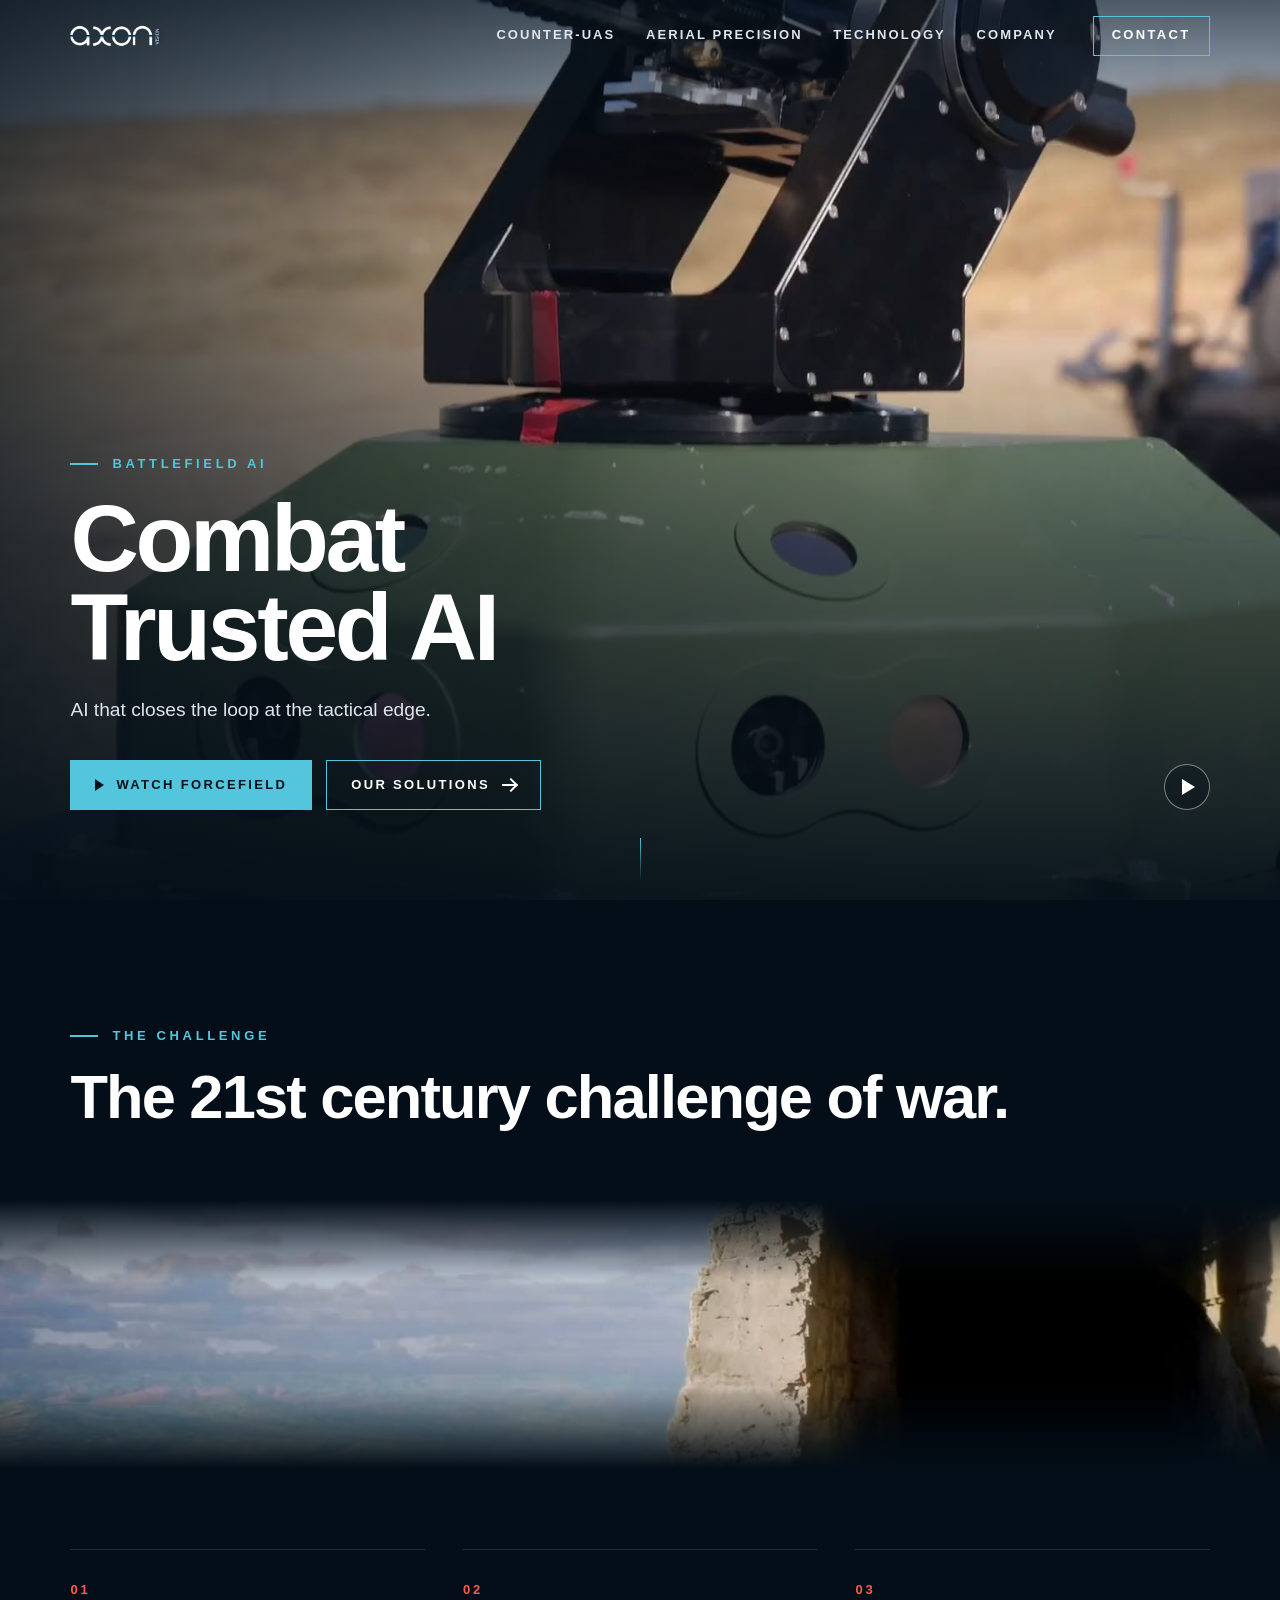
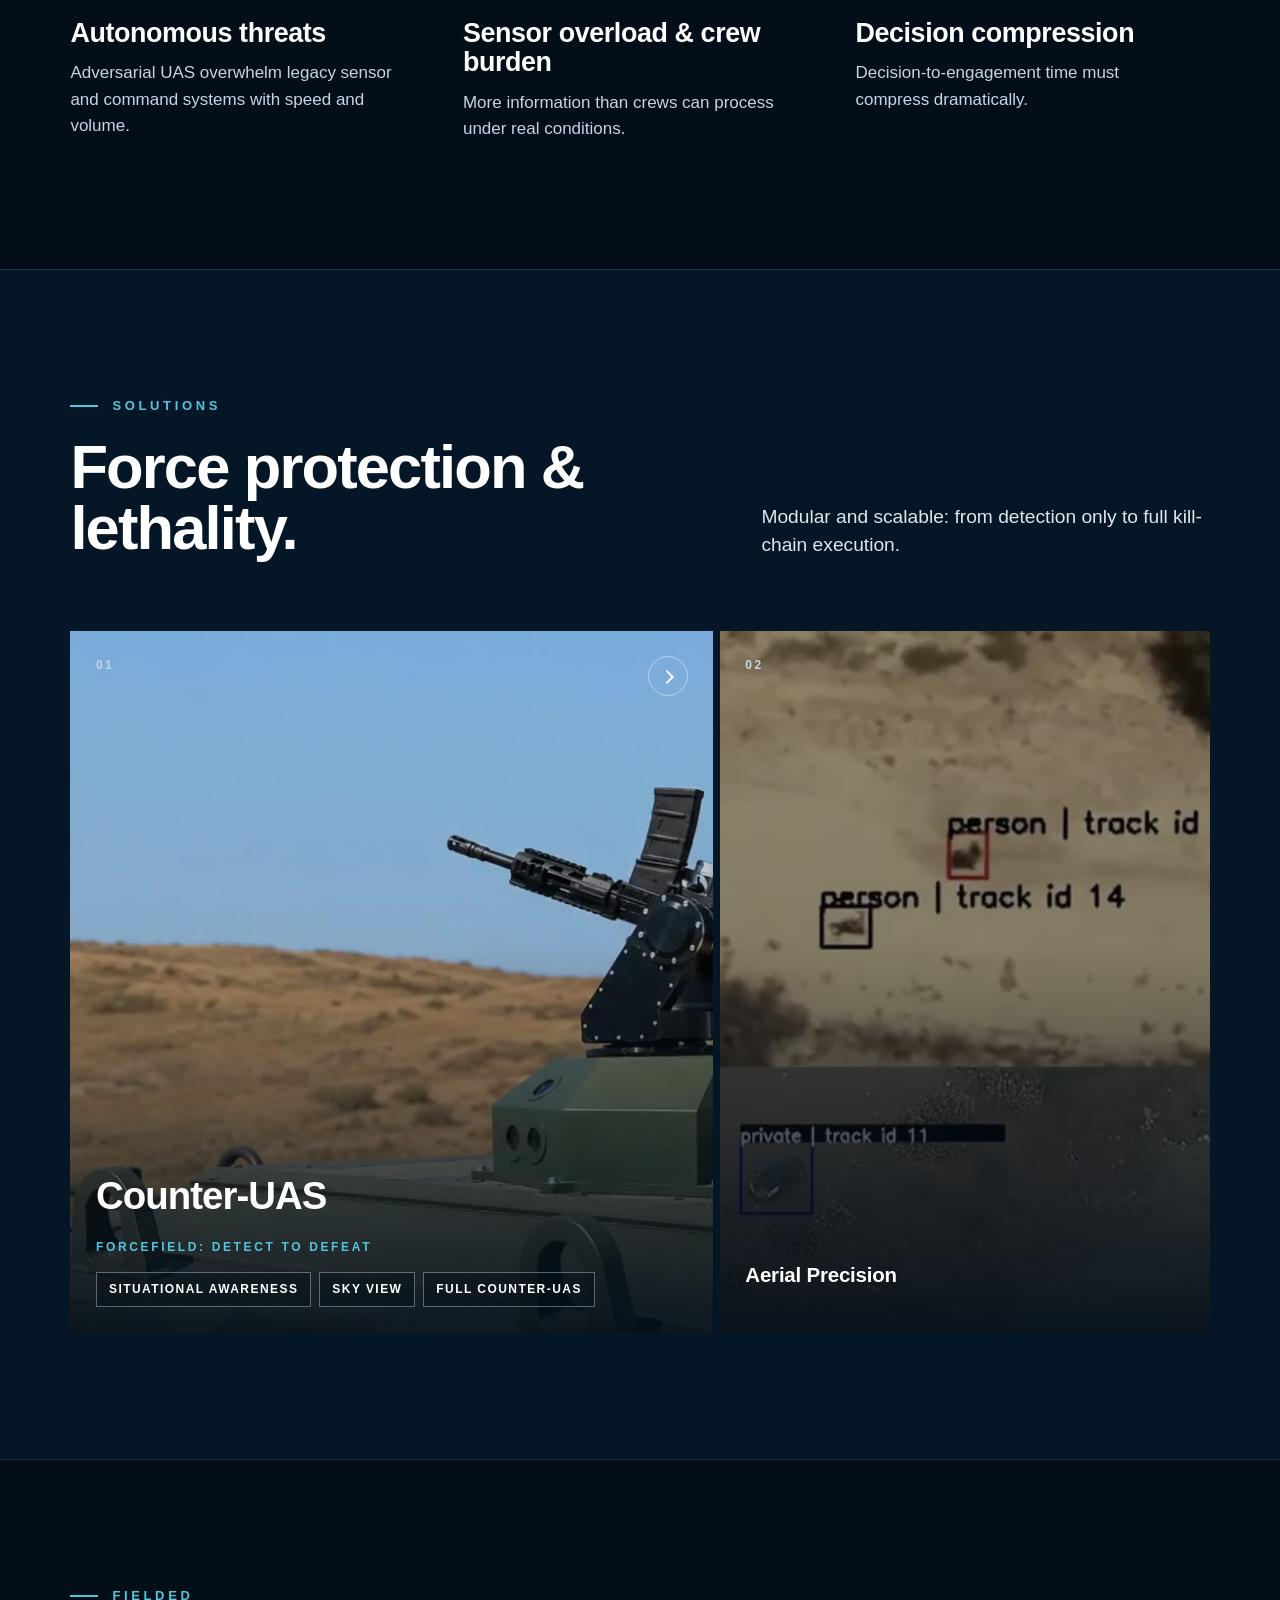
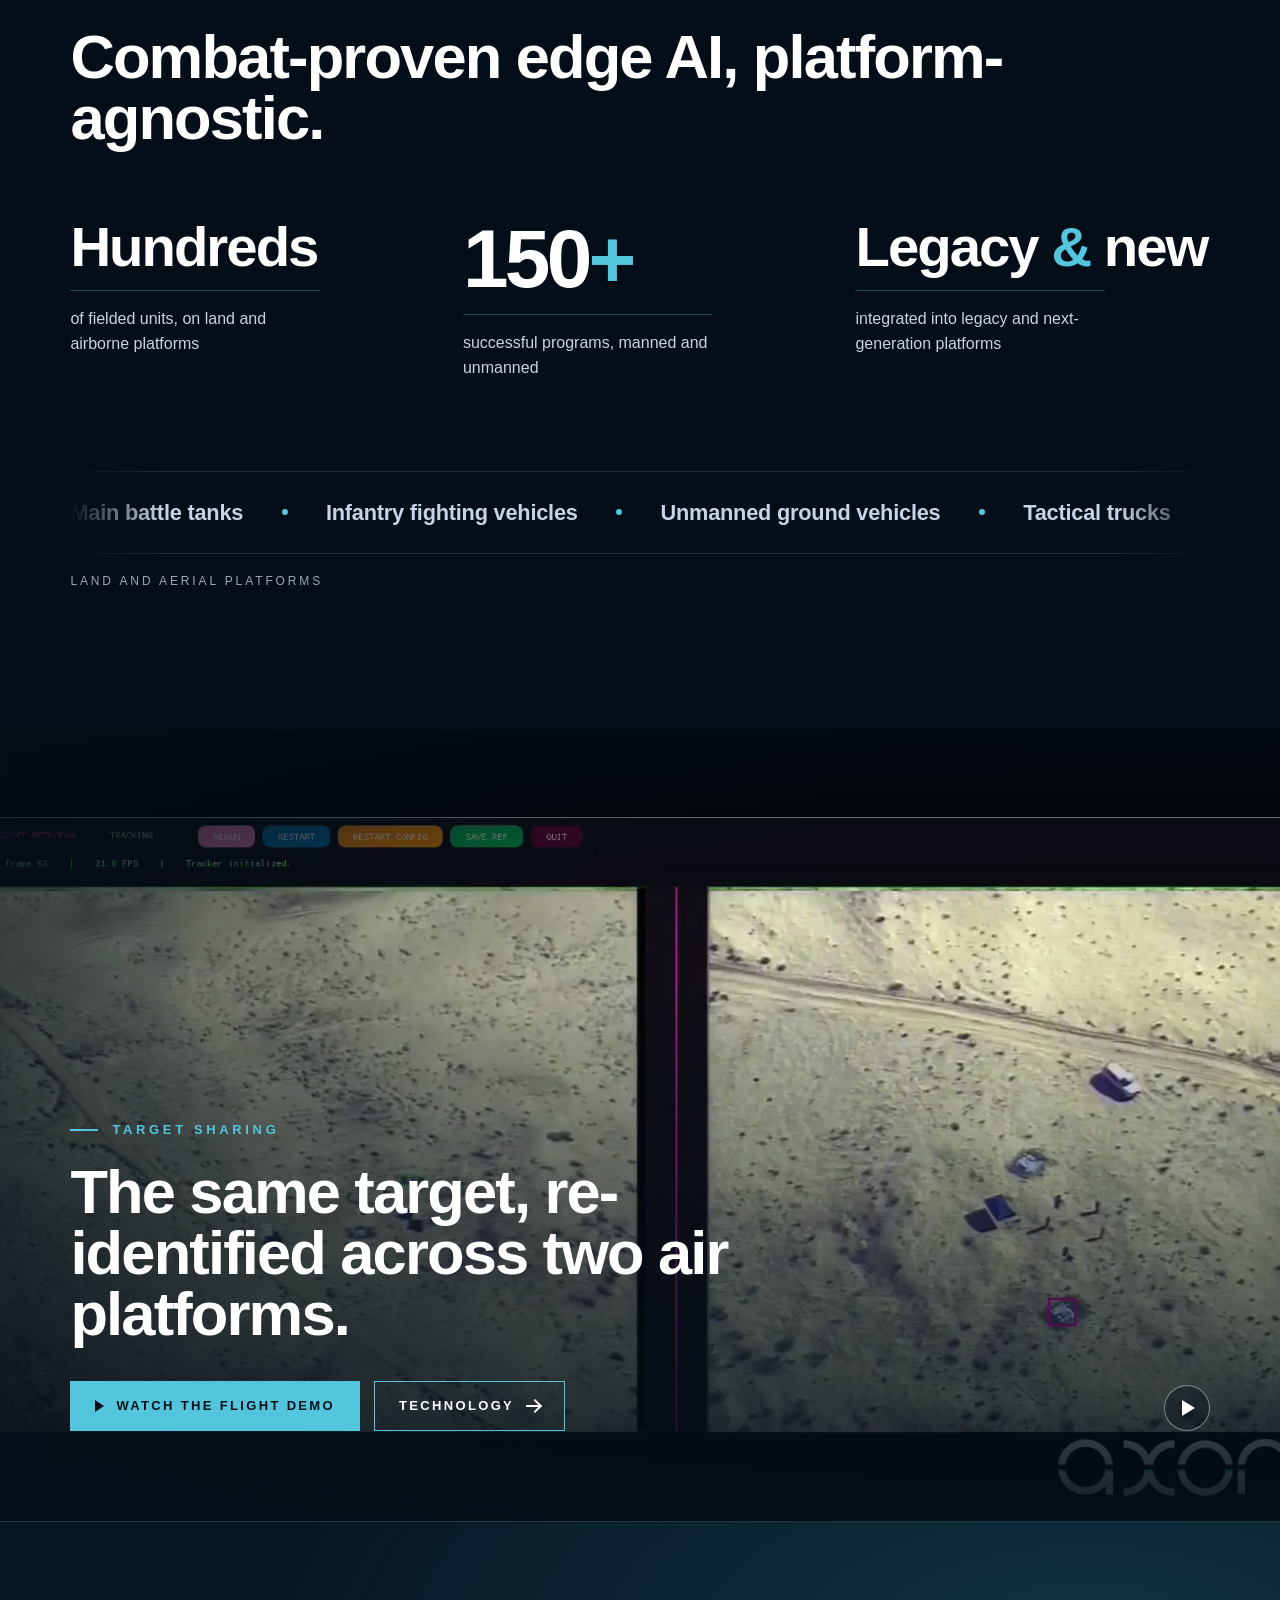
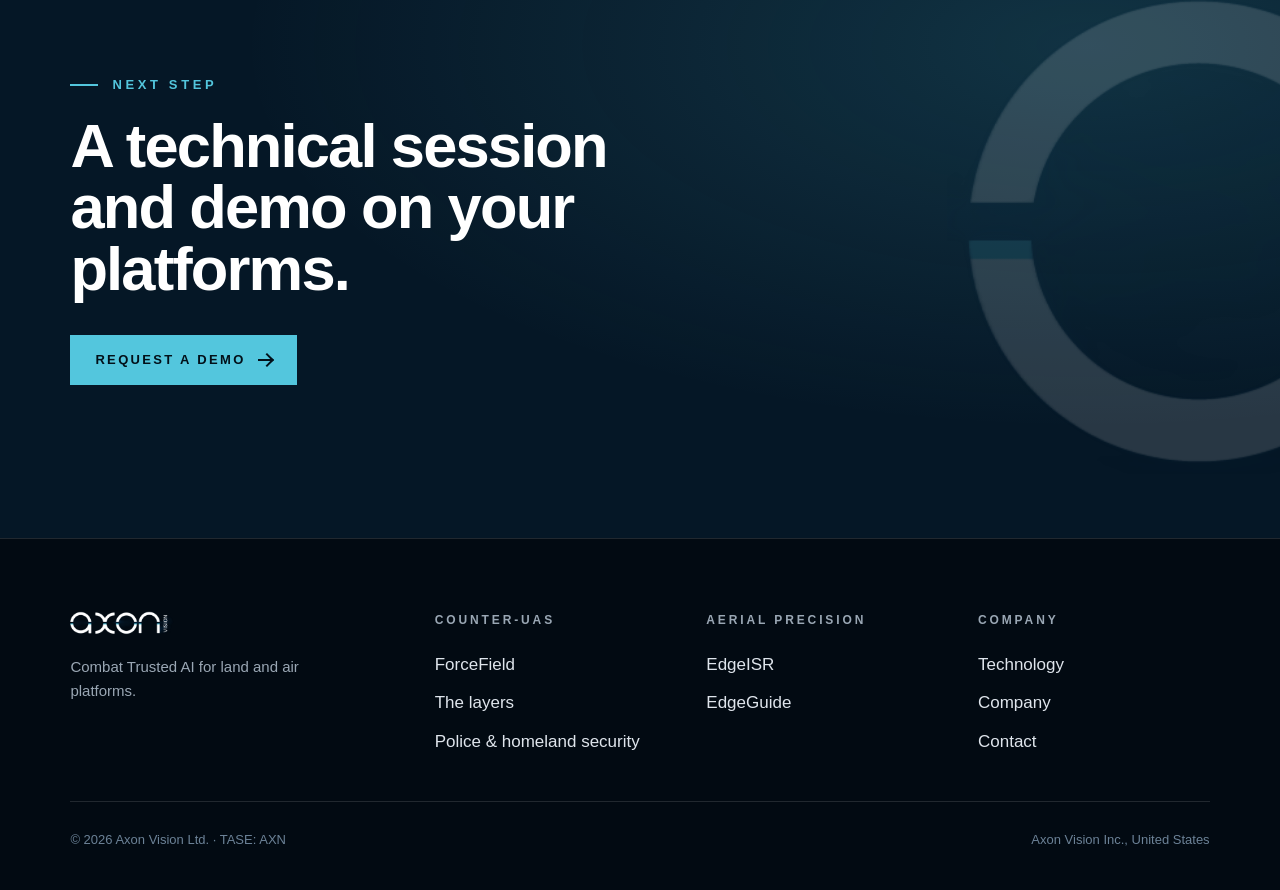
<file: site/index.html>
<!doctype html>
<html lang="en">
<head>
<meta charset="utf-8">
<meta name="viewport" content="width=device-width, initial-scale=1">
<meta name="robots" content="noindex, nofollow">
<title>Axon Vision | Combat Trusted AI</title>
<meta name="description" content="Axon Vision builds combat-trusted AI for land and air platforms: AI that closes the loop at the tactical edge.">
<meta name="theme-color" content="#030e18">
<meta property="og:title" content="Axon Vision | Combat Trusted AI">
<meta property="og:image" content="media/hero-home-poster.jpg">
<link rel="icon" href="assets/brand/axon-favicon-64.png">
<link rel="stylesheet" href="assets/site.css">
<script src="assets/site.js" defer></script>
</head>
<body>
<a class="skip" href="#main">Skip to content</a>

<header class="nav">
  <a class="logo" href="index.html" aria-label="Axon Vision home"><img src="assets/brand/axon-logo-white.png" alt="Axon Vision" width="95" height="22"></a>
  <nav class="links" aria-label="Main">
    <a href="counter-uas.html">Counter-UAS</a>
    <a href="aerial-precision.html">Aerial Precision</a>
    <a href="technology.html">Technology</a>
    <a href="company.html">Company</a>
  </nav>
  <a class="btn" href="contact.html">Contact</a>
  <button class="menu-btn" aria-expanded="false" aria-controls="menu" aria-label="Open menu"><span></span><span></span></button>
</header>
<div class="menu" id="menu" aria-hidden="true">
  <button class="menu-close" aria-label="Close menu"></button>
  <a href="index.html" aria-current="page">Home</a>
  <a href="counter-uas.html">Counter-UAS</a>
  <a href="aerial-precision.html">Aerial Precision</a>
  <a href="technology.html">Technology</a>
  <a href="company.html">Company</a>
  <a href="contact.html">Contact</a>
</div>

<main id="main">

  <section class="full hero">
    <video data-src="media/hero-home.mp4" data-eager poster="media/hero-home-poster.jpg" muted loop playsinline preload="auto" aria-hidden="true"></video>
    <div class="copy">
      <p class="kicker reveal">Battlefield AI</p>
      <h1 class="display reveal" style="--d:.08s">Combat Trusted AI</h1>
      <p class="lead reveal" style="--d:.16s">AI that closes the loop at the tactical edge.</p>
      <div class="actions reveal" style="--d:.24s">
        <button class="btn solid" type="button" data-film="media/film-forcefield.mp4" data-poster="media/film-forcefield-poster.jpg" data-title="ForceField"><span class="tri"></span>Watch ForceField</button>
        <a class="btn" href="#solutions">Our solutions <span class="arr"></span></a>
      </div>
    </div>
    <button class="vctl" type="button" aria-label="Pause background video"></button>
    <span class="cue" aria-hidden="true"></span>
  </section>

  <section class="sec" aria-labelledby="challenge-h">
    <div class="head">
      <p class="kicker reveal">The challenge</p>
      <h2 class="h2 reveal" id="challenge-h" style="--d:.08s">The 21st century challenge of war.</h2>
    </div>
    <div class="band reveal">
      <video data-src="media/threat.mp4" poster="media/threat-poster.jpg" muted loop playsinline preload="none" aria-hidden="true"></video>
    </div>
    <div class="triad threat">
      <article class="reveal">
        <span class="n">01</span>
        <h3 class="h3">Autonomous threats</h3>
        <p>Adversarial UAS overwhelm legacy sensor and command systems with speed and volume.</p>
      </article>
      <article class="reveal" style="--d:.1s">
        <span class="n">02</span>
        <h3 class="h3">Sensor overload &amp; crew burden</h3>
        <p>More information than crews can process under real conditions.</p>
      </article>
      <article class="reveal" style="--d:.2s">
        <span class="n">03</span>
        <h3 class="h3">Decision compression</h3>
        <p>Decision-to-engagement time must compress dramatically.</p>
      </article>
    </div>
  </section>

  <section class="sec deep edge" id="solutions" aria-labelledby="solutions-h">
    <div class="head row">
      <div>
        <p class="kicker reveal">Solutions</p>
        <h2 class="h2 reveal" id="solutions-h" style="--d:.08s">Force protection &amp; lethality.</h2>
      </div>
      <p class="lead reveal" style="--d:.16s">Modular and scalable: from detection only to full kill-chain execution.</p>
    </div>
    <div class="rail two reveal">
      <a class="tile on" href="counter-uas.html">
        <video data-src="media/ff-hero.mp4" poster="media/ff-hero-poster.jpg" muted loop playsinline preload="none" aria-hidden="true"></video>
        <span class="num">01</span><span class="go" aria-hidden="true"></span>
        <span class="t"><span class="name">Counter-UAS</span><span class="line">ForceField: detect to defeat</span>
          <span class="mods"><span>Situational awareness</span><span>Sky view</span><span>Full counter-UAS</span></span></span>
      </a>
      <a class="tile" href="aerial-precision.html">
        <video data-src="media/isr-mission.mp4" poster="media/isr-mission-poster.jpg" muted loop playsinline preload="none" aria-hidden="true"></video>
        <span class="num">02</span><span class="go" aria-hidden="true"></span>
        <span class="t"><span class="name">Aerial Precision</span><span class="line">From ISR to precision guidance</span>
          <span class="mods"><span>EdgeISR</span><span>EdgeGuide</span></span></span>
      </a>
    </div>
  </section>

  <section class="sec edge" aria-labelledby="fielded-h">
    <div class="head">
      <p class="kicker reveal">Fielded</p>
      <h2 class="h2 reveal" id="fielded-h" style="--d:.08s">Combat-proven edge AI, platform-agnostic.</h2>
    </div>
    <div class="figs">
      <div class="fig reveal"><div class="v word">Hundreds</div><p class="l">of fielded units, on land and airborne platforms</p></div>
      <div class="fig reveal" style="--d:.1s"><div class="v">150<em>+</em></div><p class="l">successful programs, manned and unmanned</p></div>
      <div class="fig reveal" style="--d:.2s"><div class="v word">Legacy <em>&amp;</em> new</div><p class="l">integrated into legacy and next-generation platforms</p></div>
    </div>
    <div class="marquee reveal" aria-label="Land and aerial platforms">
      <div class="track">
        <ul>
          <li>Main battle tanks</li><li>Infantry fighting vehicles</li><li>Unmanned ground vehicles</li><li>Tactical trucks</li><li>Light vehicles</li>
          <li>Drones</li><li>Loitering munitions</li><li>Tactical UAVs</li><li>Strategic UAVs</li>
        </ul>
        <ul aria-hidden="true">
          <li>Main battle tanks</li><li>Infantry fighting vehicles</li><li>Unmanned ground vehicles</li><li>Tactical trucks</li><li>Light vehicles</li>
          <li>Drones</li><li>Loitering munitions</li><li>Tactical UAVs</li><li>Strategic UAVs</li>
        </ul>
      </div>
    </div>
    <p class="marquee-label">Land and aerial platforms</p>
  </section>

  <section class="full short" aria-labelledby="share-h">
    <video data-src="media/share.mp4" poster="media/share-poster.jpg" muted loop playsinline preload="none" aria-hidden="true"></video>
    <div class="copy narrow">
      <p class="kicker reveal">Target sharing</p>
      <h2 class="h2 reveal" id="share-h" style="--d:.08s">The same target, re-identified across two air platforms.</h2>
      <div class="actions reveal" style="--d:.16s">
        <button class="btn solid" type="button" data-film="media/film-target-sharing.mp4" data-poster="media/film-target-sharing-poster.jpg" data-title="Target sharing: air to air"><span class="tri"></span>Watch the flight demo</button>
        <a class="btn" href="technology.html">Technology <span class="arr"></span></a>
      </div>
    </div>
    <button class="vctl" type="button" aria-label="Pause background video"></button>
  </section>

  <section class="cta" aria-labelledby="cta-h">
    <img class="ring" src="assets/brand/axon-ring.png" alt="" aria-hidden="true">
    <p class="kicker reveal">Next step</p>
    <h2 class="h2 reveal" id="cta-h" style="--d:.08s">A technical session and demo on your platforms.</h2>
    <div class="actions reveal" style="--d:.16s">
      <a class="btn solid" href="contact.html">Request a demo <span class="arr"></span></a>
    </div>
  </section>

</main>

<footer class="foot">
  <div class="brand">
    <img src="assets/brand/axon-logo-white.png" alt="Axon Vision" width="103" height="24">
    <p>Combat Trusted AI for land and air platforms.</p>
  </div>
  <nav aria-label="Counter-UAS">
    <h2>Counter-UAS</h2>
    <a href="counter-uas.html">ForceField</a>
    <a href="counter-uas.html#layers">The layers</a>
    <a href="counter-uas.html#hls">Police &amp; homeland security</a>
  </nav>
  <nav aria-label="Aerial Precision">
    <h2>Aerial Precision</h2>
    <a href="aerial-precision.html#edgeisr">EdgeISR</a>
    <a href="aerial-precision.html#edgeguide">EdgeGuide</a>
  </nav>
  <nav aria-label="Company">
    <h2>Company</h2>
    <a href="technology.html">Technology</a>
    <a href="company.html">Company</a>
    <a href="contact.html">Contact</a>
  </nav>
  <div class="legal">
    <span>&copy; <span data-year>2026</span> Axon Vision Ltd. &middot; TASE: AXN</span>
    <span>Axon Vision Inc., United States</span>
  </div>
</footer>

<div class="film" role="dialog" aria-modal="true" aria-label="Film" aria-hidden="true">
  <span class="title"></span>
  <button class="x" type="button" aria-label="Close film"></button>
  <video controls playsinline preload="none"></video>
</div>
</body>
</html>
</file>
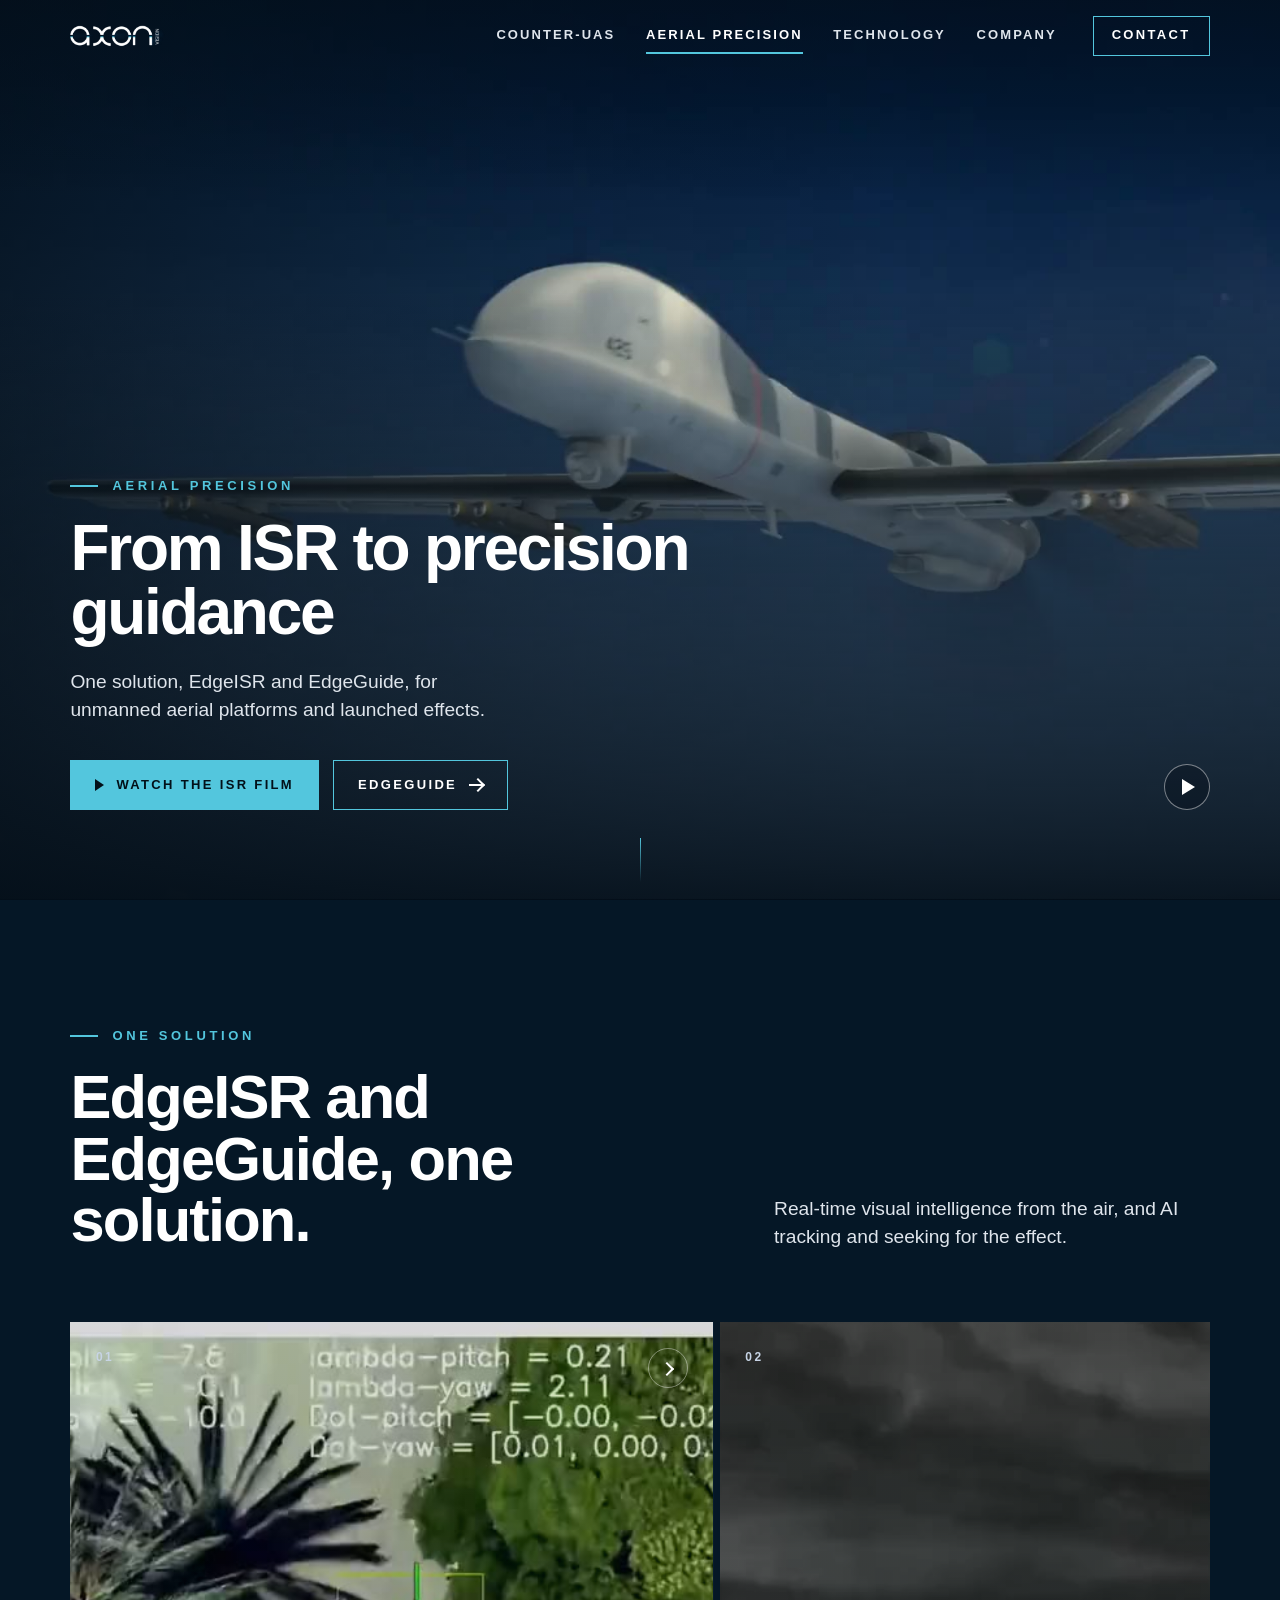
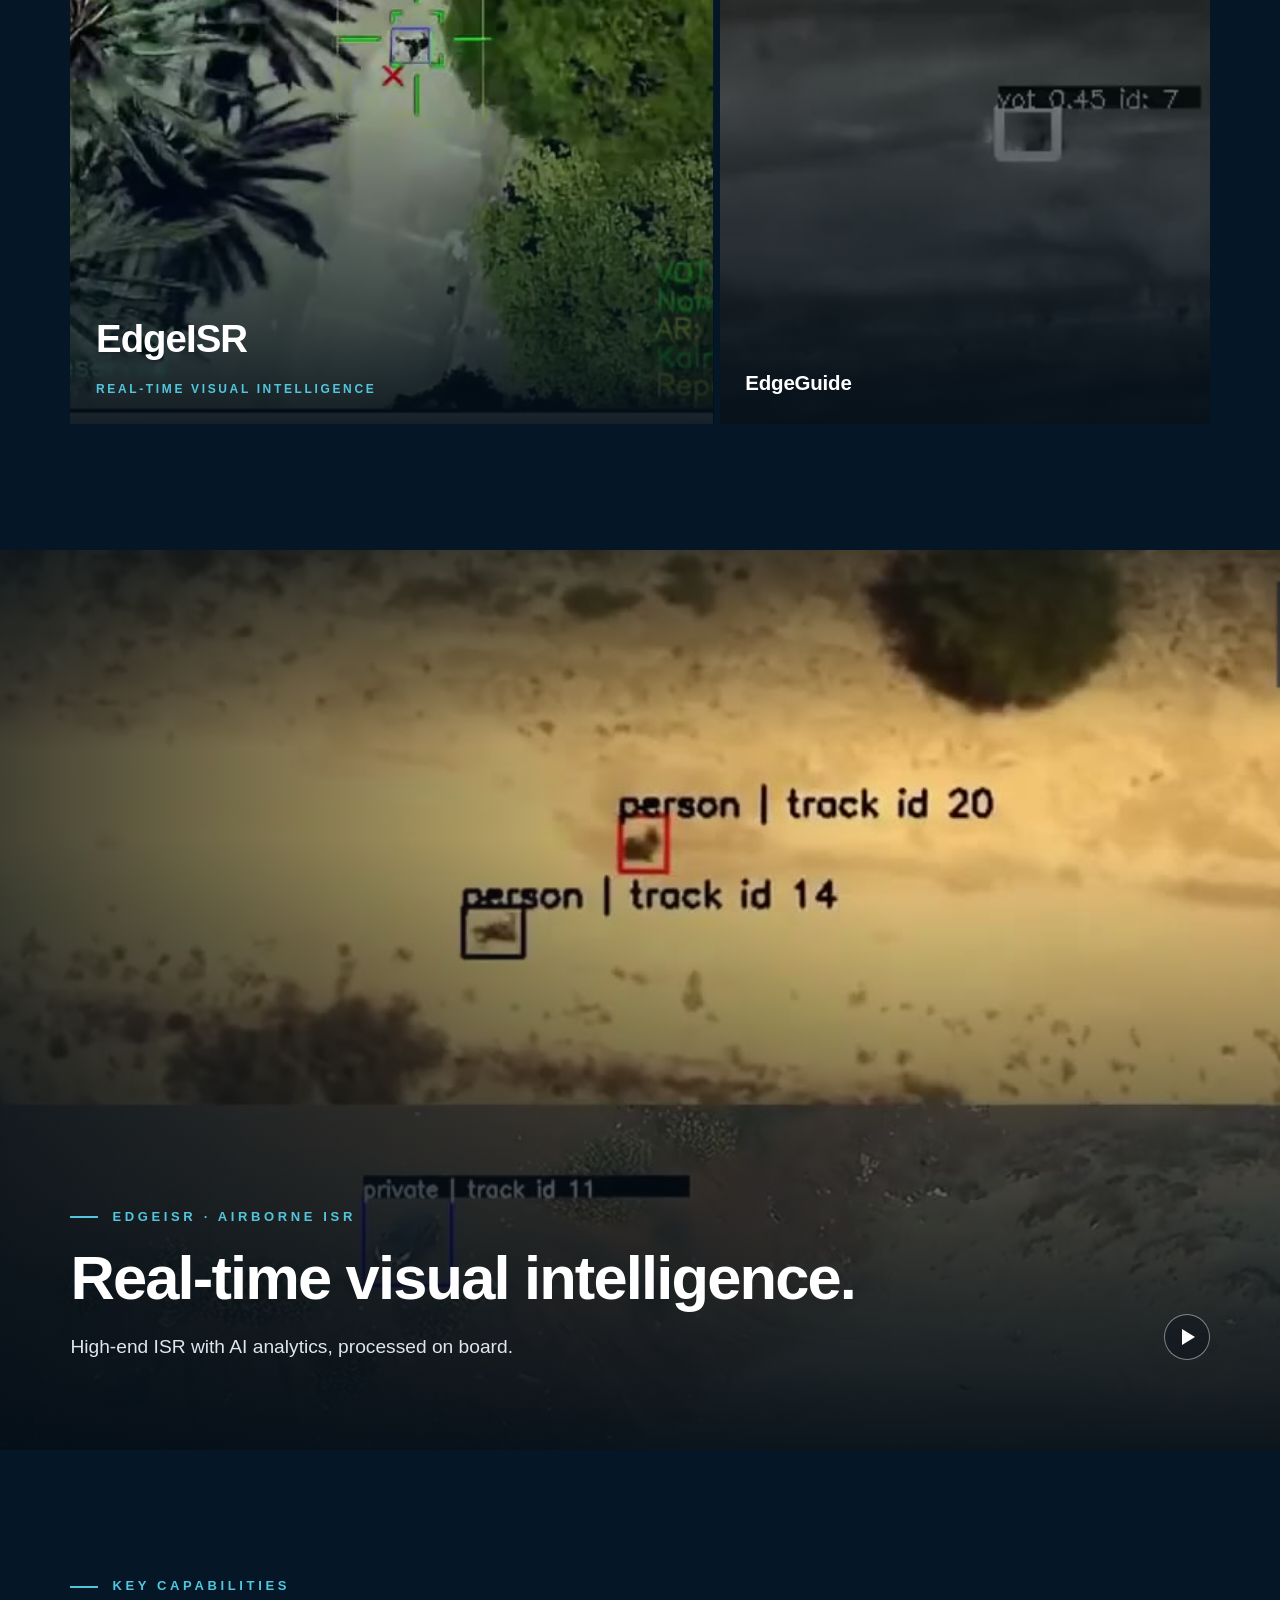
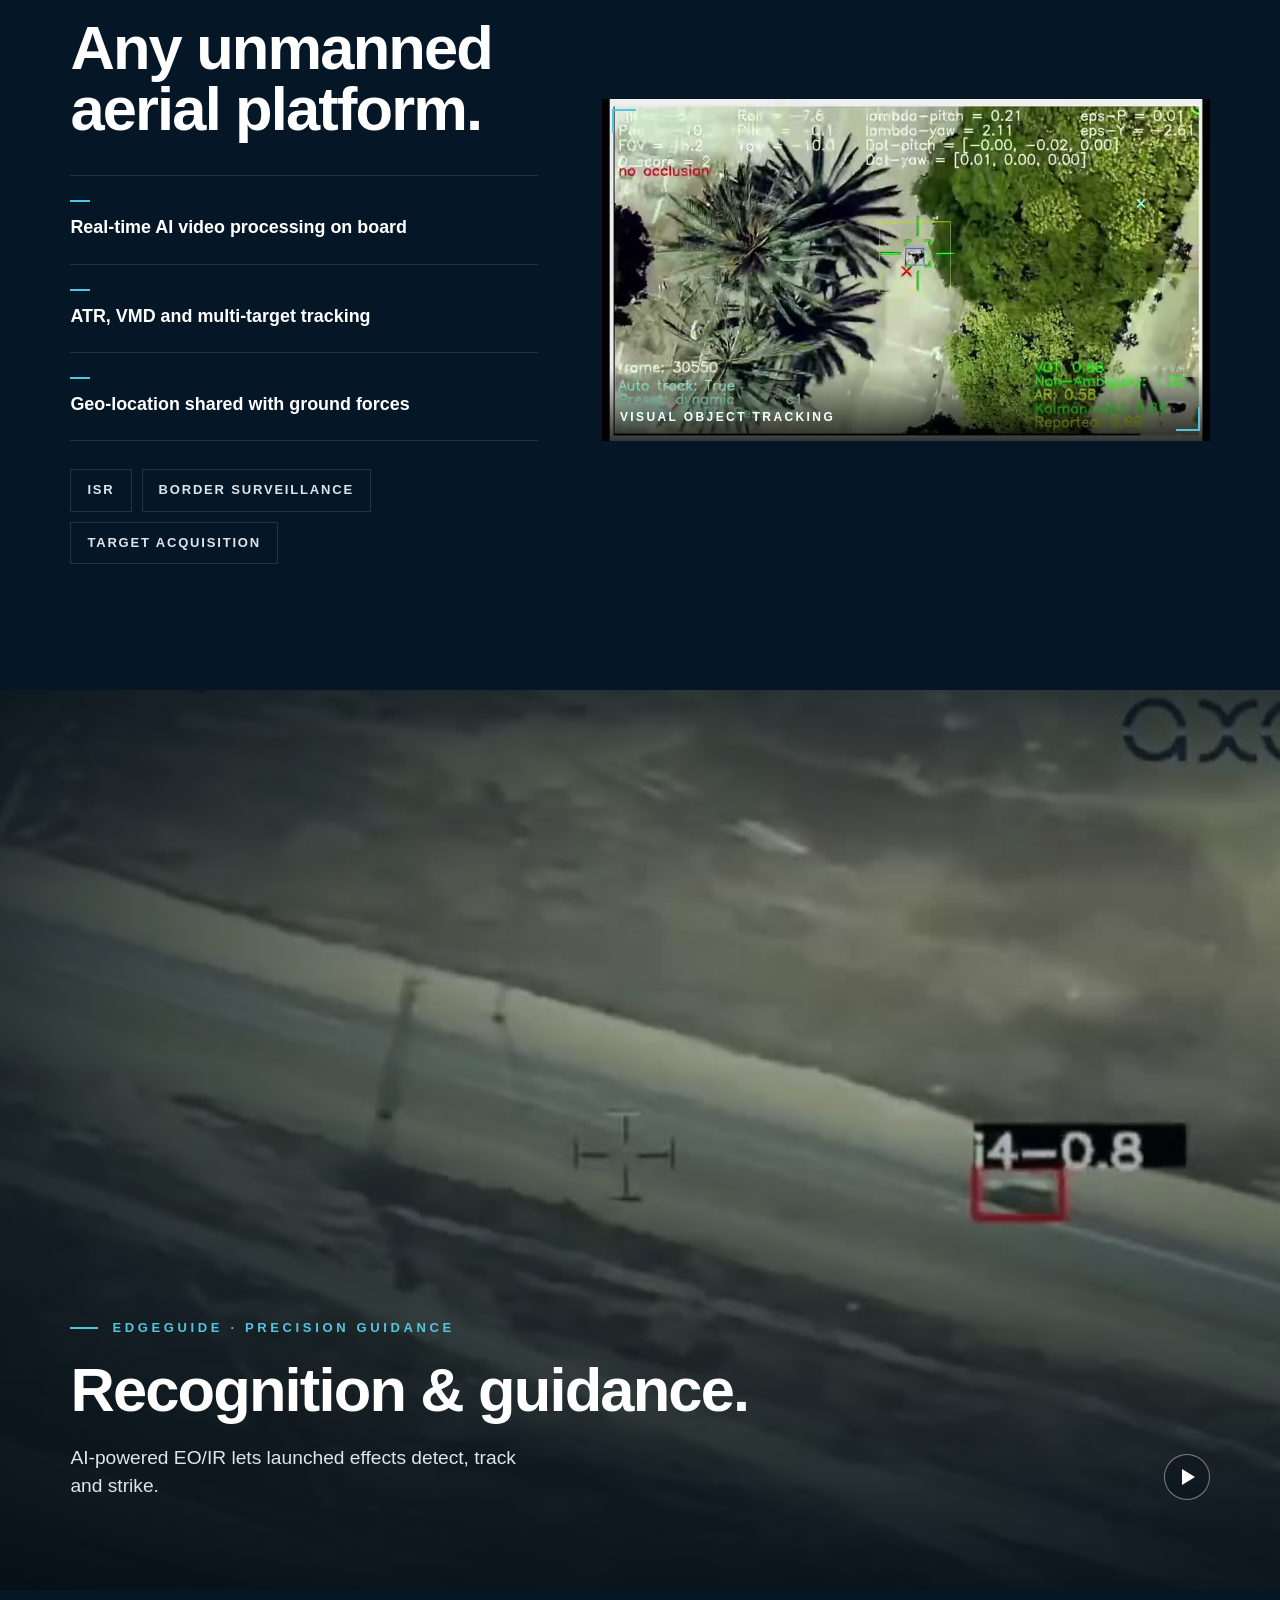
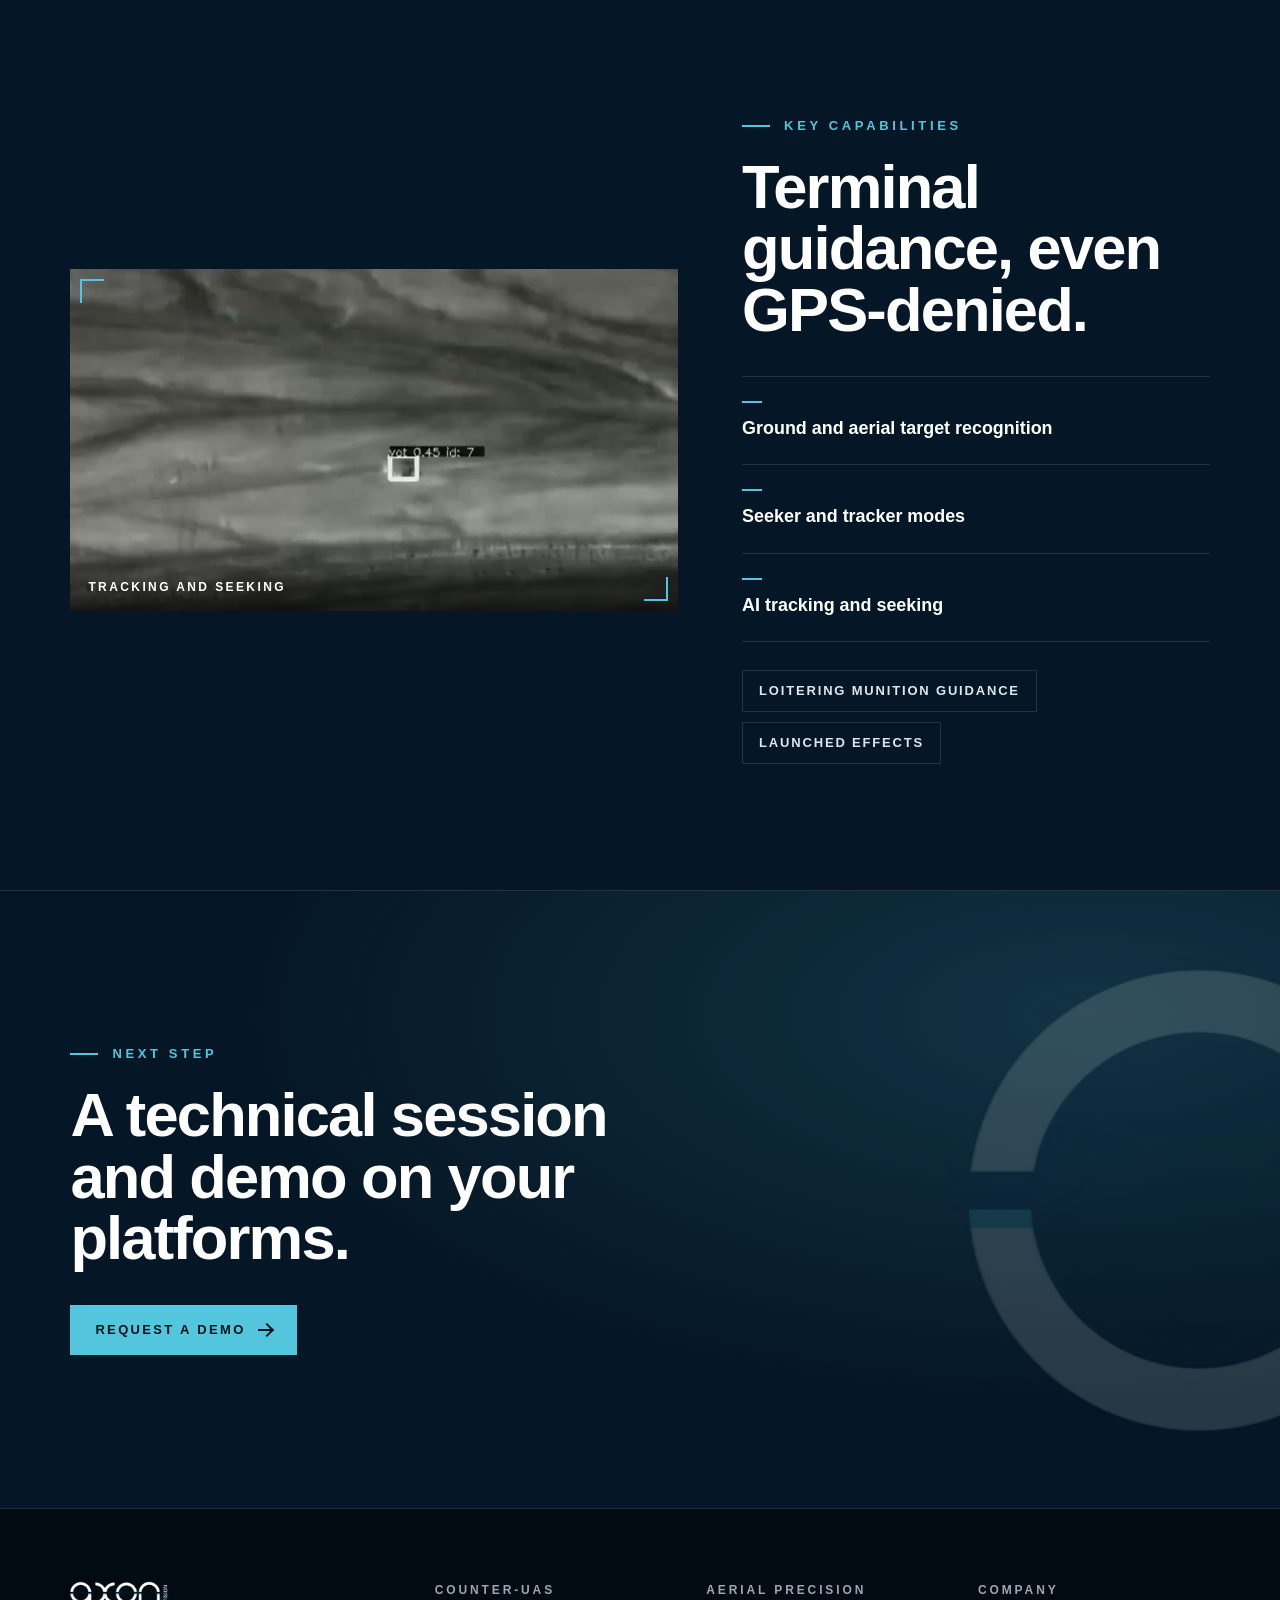
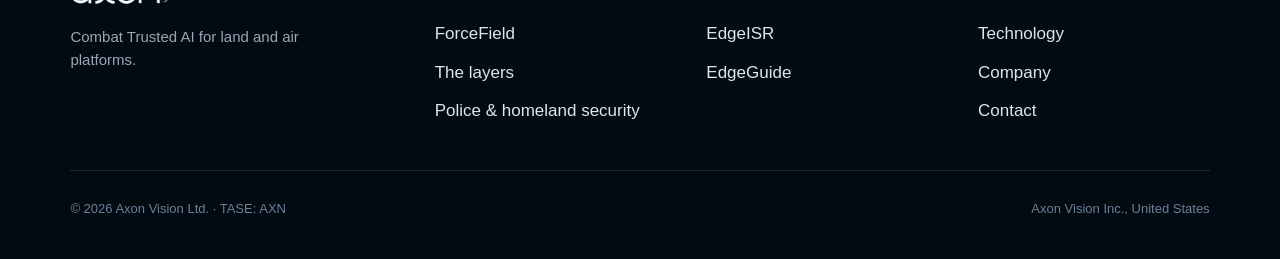
<file: site/aerial-precision.html>
<!doctype html>
<html lang="en">
<head>
<meta charset="utf-8">
<meta name="viewport" content="width=device-width, initial-scale=1">
<meta name="robots" content="noindex, nofollow">
<title>Aerial Precision | Axon Vision</title>
<meta name="description" content="Aerial Precision: EdgeISR real-time visual intelligence and EdgeGuide precision guidance, one solution for unmanned aerial platforms and launched effects.">
<meta name="theme-color" content="#030e18">
<meta property="og:title" content="Aerial Precision | Axon Vision">
<meta property="og:image" content="media/isr-hero-poster.jpg">
<link rel="icon" href="assets/brand/axon-favicon-64.png">
<link rel="stylesheet" href="assets/site.css">
<script src="assets/site.js" defer></script>
</head>
<body>
<a class="skip" href="#main">Skip to content</a>

<header class="nav">
  <a class="logo" href="index.html" aria-label="Axon Vision home"><img src="assets/brand/axon-logo-white.png" alt="Axon Vision" width="95" height="22"></a>
  <nav class="links" aria-label="Main">
    <a href="counter-uas.html">Counter-UAS</a>
    <a href="aerial-precision.html" aria-current="page">Aerial Precision</a>
    <a href="technology.html">Technology</a>
    <a href="company.html">Company</a>
  </nav>
  <a class="btn" href="contact.html">Contact</a>
  <button class="menu-btn" aria-expanded="false" aria-controls="menu" aria-label="Open menu"><span></span><span></span></button>
</header>
<div class="menu" id="menu" aria-hidden="true">
  <button class="menu-close" aria-label="Close menu"></button>
  <a href="index.html">Home</a>
  <a href="counter-uas.html">Counter-UAS</a>
  <a href="aerial-precision.html" aria-current="page">Aerial Precision</a>
  <a href="technology.html">Technology</a>
  <a href="company.html">Company</a>
  <a href="contact.html">Contact</a>
</div>

<main id="main">

  <section class="full hero">
    <video data-src="media/isr-hero.mp4" data-eager poster="media/isr-hero-poster.jpg" muted loop playsinline preload="auto" aria-hidden="true"></video>
    <div class="copy">
      <p class="kicker reveal">Aerial Precision</p>
      <h1 class="display md reveal" style="--d:.08s">From ISR to precision guidance</h1>
      <p class="lead reveal" style="--d:.16s">One solution, EdgeISR and EdgeGuide, for unmanned aerial platforms and launched effects.</p>
      <div class="actions reveal" style="--d:.24s">
        <button class="btn solid" type="button" data-film="media/film-edgeuav.mp4" data-poster="media/film-edgeuav-poster.jpg" data-title="Airborne ISR"><span class="tri"></span>Watch the ISR film</button>
        <a class="btn" href="#edgeguide">EdgeGuide <span class="arr"></span></a>
      </div>
    </div>
    <button class="vctl" type="button" aria-label="Pause background video"></button>
    <span class="cue" aria-hidden="true"></span>
  </section>

  <section class="sec deep" aria-labelledby="one-h">
    <div class="head row">
      <div>
        <p class="kicker reveal">One solution</p>
        <h2 class="h2 reveal" id="one-h" style="--d:.08s">EdgeISR and EdgeGuide, one solution.</h2>
      </div>
      <p class="lead reveal" style="--d:.16s">Real-time visual intelligence from the air, and AI tracking and seeking for the effect.</p>
    </div>
    <div class="rail two reveal">
      <a class="tile on" href="#edgeisr">
        <video data-src="media/isr-track.mp4" poster="media/isr-track-poster.jpg" muted loop playsinline preload="none" aria-hidden="true"></video>
        <span class="num">01</span><span class="go" aria-hidden="true"></span>
        <span class="t"><span class="name">EdgeISR</span><span class="line">Real-time visual intelligence</span></span>
      </a>
      <a class="tile" href="#edgeguide">
        <video data-src="media/guide.mp4" poster="media/guide-poster.jpg" muted loop playsinline preload="none" aria-hidden="true"></video>
        <span class="num">02</span><span class="go" aria-hidden="true"></span>
        <span class="t"><span class="name">EdgeGuide</span><span class="line">Precision guidance</span></span>
      </a>
    </div>
  </section>

  <section class="full" id="edgeisr" aria-labelledby="isr-h">
    <video data-src="media/isr-mission.mp4" poster="media/isr-mission-poster.jpg" muted loop playsinline preload="none" aria-hidden="true"></video>
    <div class="copy">
      <p class="kicker reveal">EdgeISR &middot; Airborne ISR</p>
      <h2 class="h2 reveal" id="isr-h" style="--d:.08s">Real-time visual intelligence.</h2>
      <p class="lead reveal" style="--d:.16s">High-end ISR with AI analytics, processed on board.</p>
    </div>
    <button class="vctl" type="button" aria-label="Pause background video"></button>
  </section>

  <section class="sec deep" aria-labelledby="isr-caps-h">
    <div class="split">
      <div>
        <p class="kicker reveal">Key capabilities</p>
        <h2 class="h2 reveal" id="isr-caps-h" style="--d:.08s">Any unmanned aerial platform.</h2>
        <ul class="caps" style="margin-top:36px">
          <li class="reveal">Real-time AI video processing on board</li>
          <li class="reveal" style="--d:.06s">ATR, VMD and multi-target tracking</li>
          <li class="reveal" style="--d:.12s">Geo-location shared with ground forces</li>
        </ul>
        <ul class="uses reveal">
          <li>ISR</li><li>Border surveillance</li><li>Target acquisition</li>
        </ul>
      </div>
      <figure class="frame reveal" style="--d:.12s">
        <video data-src="media/isr-track.mp4" poster="media/isr-track-poster.jpg" muted loop playsinline preload="none" aria-hidden="true"></video>
        <figcaption>Visual object tracking</figcaption>
      </figure>
    </div>
  </section>

  <section class="full" id="edgeguide" aria-labelledby="guide-h">
    <video data-src="media/guide-atr.mp4" poster="media/guide-atr-poster.jpg" muted loop playsinline preload="none" aria-hidden="true"></video>
    <div class="copy">
      <p class="kicker reveal">EdgeGuide &middot; Precision guidance</p>
      <h2 class="h2 reveal" id="guide-h" style="--d:.08s">Recognition &amp; guidance.</h2>
      <p class="lead reveal" style="--d:.16s">AI-powered EO/IR lets launched effects detect, track and strike.</p>
    </div>
    <button class="vctl" type="button" aria-label="Pause background video"></button>
  </section>

  <section class="sec deep" aria-labelledby="guide-caps-h">
    <div class="split flip">
      <div>
        <p class="kicker reveal">Key capabilities</p>
        <h2 class="h2 reveal" id="guide-caps-h" style="--d:.08s">Terminal guidance, even GPS-denied.</h2>
        <ul class="caps" style="margin-top:36px">
          <li class="reveal">Ground and aerial target recognition</li>
          <li class="reveal" style="--d:.06s">Seeker and tracker modes</li>
          <li class="reveal" style="--d:.12s">AI tracking and seeking</li>
        </ul>
        <ul class="uses reveal">
          <li>Loitering munition guidance</li><li>Launched effects</li>
        </ul>
      </div>
      <figure class="frame reveal" style="--d:.12s">
        <video data-src="media/guide.mp4" poster="media/guide-poster.jpg" muted loop playsinline preload="none" aria-hidden="true"></video>
        <figcaption>Tracking and seeking</figcaption>
      </figure>
    </div>
  </section>

  <section class="cta" aria-labelledby="cta-h">
    <img class="ring" src="assets/brand/axon-ring.png" alt="" aria-hidden="true">
    <p class="kicker reveal">Next step</p>
    <h2 class="h2 reveal" id="cta-h" style="--d:.08s">A technical session and demo on your platforms.</h2>
    <div class="actions reveal" style="--d:.16s">
      <a class="btn solid" href="contact.html">Request a demo <span class="arr"></span></a>
    </div>
  </section>

</main>

<footer class="foot">
  <div class="brand">
    <img src="assets/brand/axon-logo-white.png" alt="Axon Vision" width="103" height="24">
    <p>Combat Trusted AI for land and air platforms.</p>
  </div>
  <nav aria-label="Counter-UAS">
    <h2>Counter-UAS</h2>
    <a href="counter-uas.html">ForceField</a>
    <a href="counter-uas.html#layers">The layers</a>
    <a href="counter-uas.html#hls">Police &amp; homeland security</a>
  </nav>
  <nav aria-label="Aerial Precision">
    <h2>Aerial Precision</h2>
    <a href="aerial-precision.html#edgeisr">EdgeISR</a>
    <a href="aerial-precision.html#edgeguide">EdgeGuide</a>
  </nav>
  <nav aria-label="Company">
    <h2>Company</h2>
    <a href="technology.html">Technology</a>
    <a href="company.html">Company</a>
    <a href="contact.html">Contact</a>
  </nav>
  <div class="legal">
    <span>&copy; <span data-year>2026</span> Axon Vision Ltd. &middot; TASE: AXN</span>
    <span>Axon Vision Inc., United States</span>
  </div>
</footer>

<div class="film" role="dialog" aria-modal="true" aria-label="Film" aria-hidden="true">
  <span class="title"></span>
  <button class="x" type="button" aria-label="Close film"></button>
  <video controls playsinline preload="none"></video>
</div>
</body>
</html>
</file>
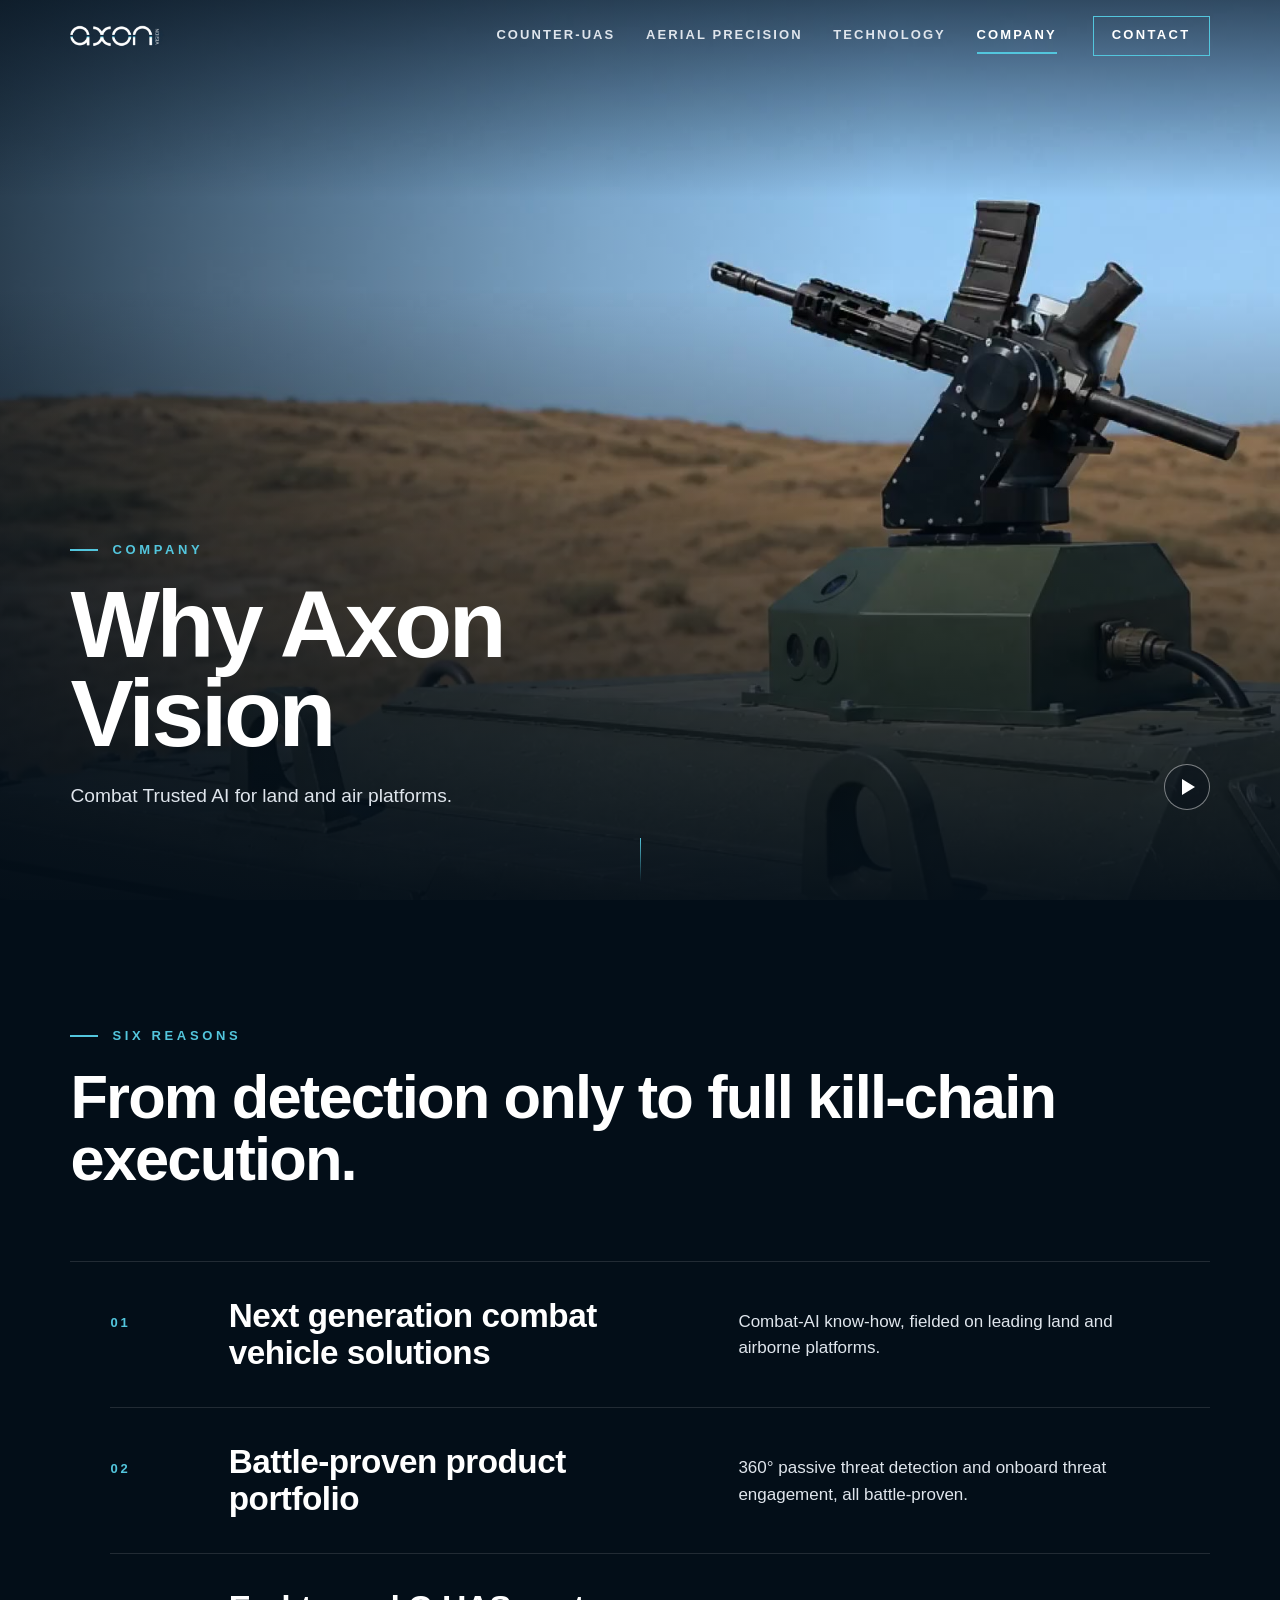
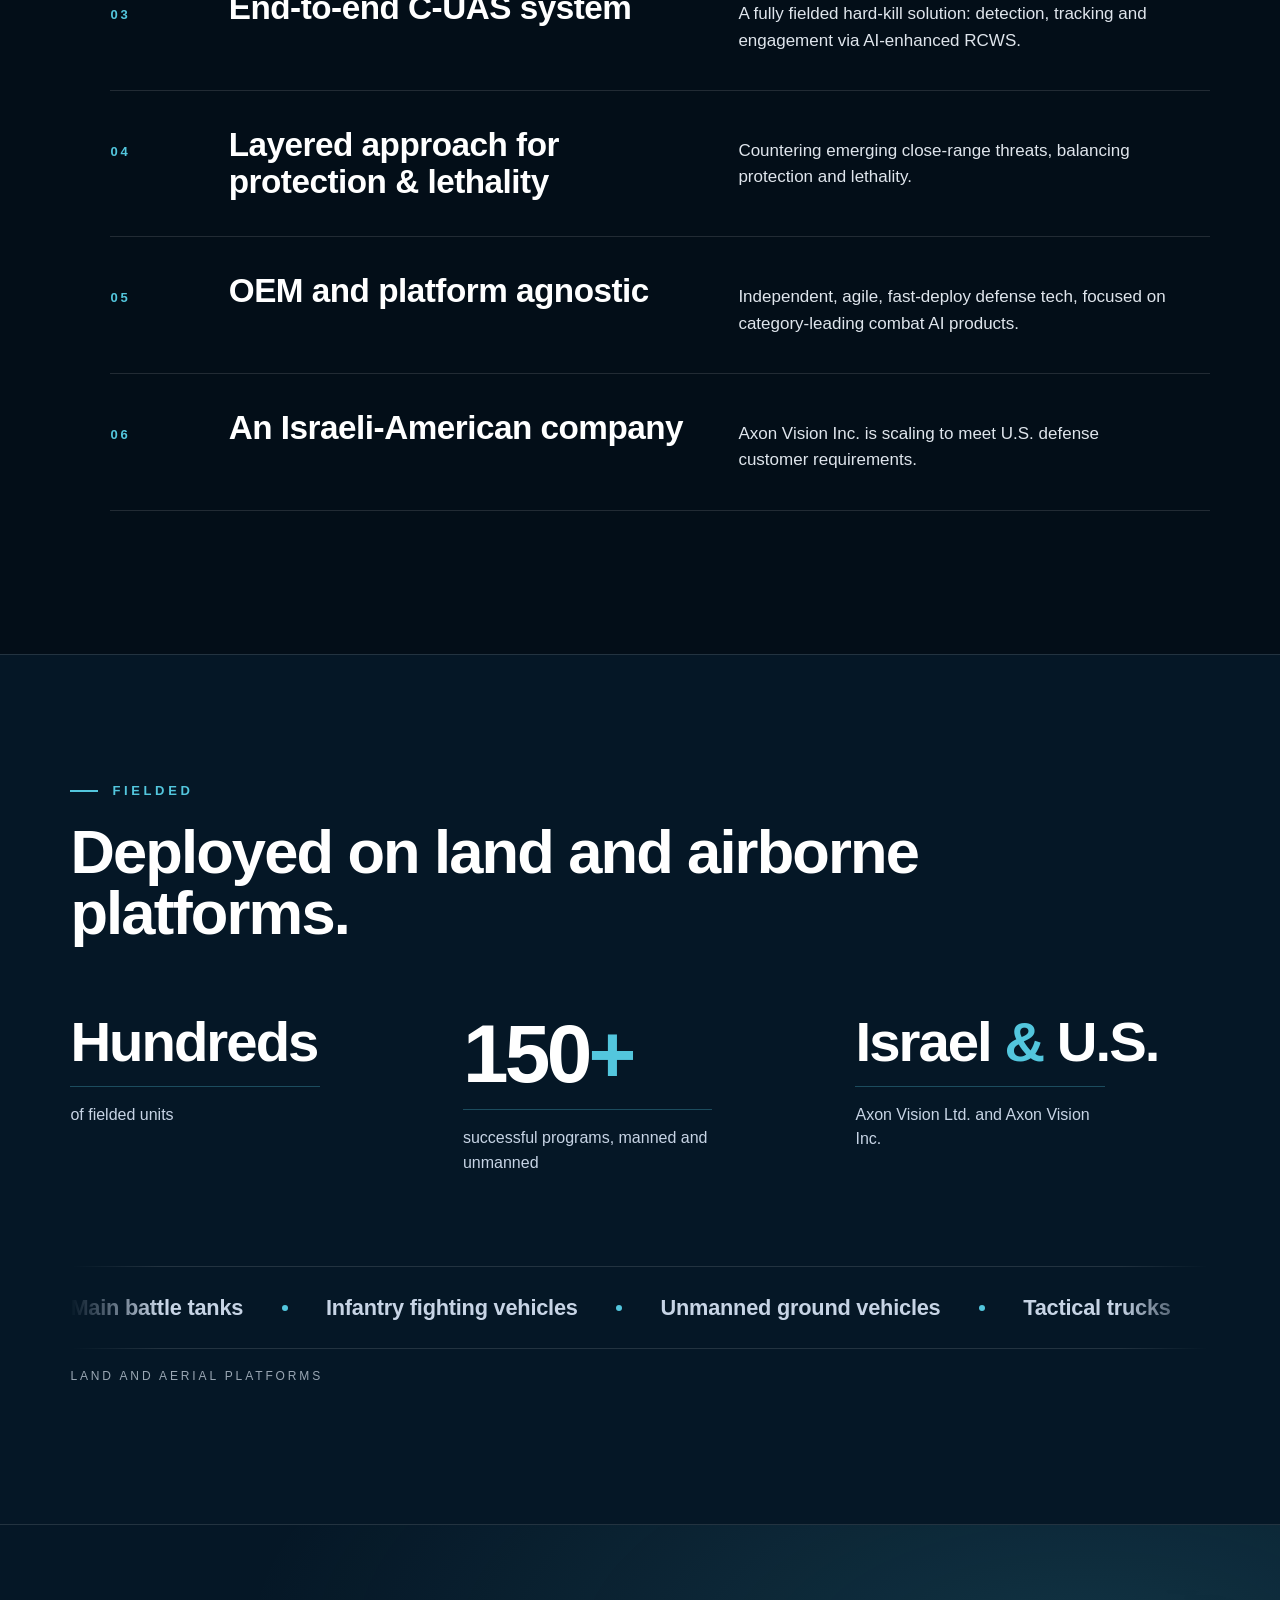
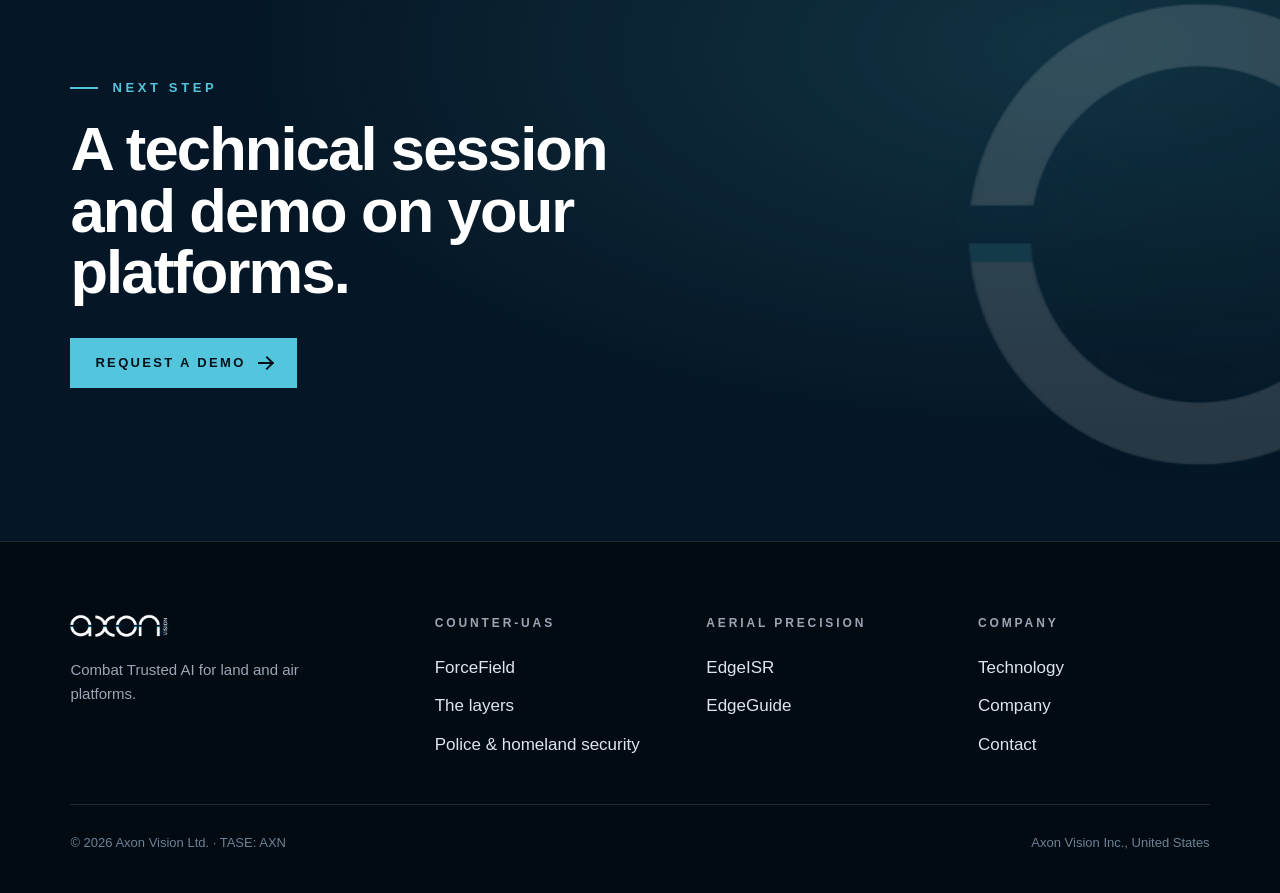
<file: site/company.html>
<!doctype html>
<html lang="en">
<head>
<meta charset="utf-8">
<meta name="viewport" content="width=device-width, initial-scale=1">
<meta name="robots" content="noindex, nofollow">
<title>Company | Axon Vision</title>
<meta name="description" content="Why Axon Vision: a battle-proven portfolio of combat AI for land and air platforms, OEM and platform agnostic, scaling in Israel and the United States.">
<meta name="theme-color" content="#030e18">
<meta property="og:title" content="Company | Axon Vision">
<meta property="og:image" content="media/company-hero-poster.jpg">
<link rel="icon" href="assets/brand/axon-favicon-64.png">
<link rel="stylesheet" href="assets/site.css">
<script src="assets/site.js" defer></script>
</head>
<body>
<a class="skip" href="#main">Skip to content</a>

<header class="nav">
  <a class="logo" href="index.html" aria-label="Axon Vision home"><img src="assets/brand/axon-logo-white.png" alt="Axon Vision" width="95" height="22"></a>
  <nav class="links" aria-label="Main">
    <a href="counter-uas.html">Counter-UAS</a>
    <a href="aerial-precision.html">Aerial Precision</a>
    <a href="technology.html">Technology</a>
    <a href="company.html" aria-current="page">Company</a>
  </nav>
  <a class="btn" href="contact.html">Contact</a>
  <button class="menu-btn" aria-expanded="false" aria-controls="menu" aria-label="Open menu"><span></span><span></span></button>
</header>
<div class="menu" id="menu" aria-hidden="true">
  <button class="menu-close" aria-label="Close menu"></button>
  <a href="index.html">Home</a>
  <a href="counter-uas.html">Counter-UAS</a>
  <a href="aerial-precision.html">Aerial Precision</a>
  <a href="technology.html">Technology</a>
  <a href="company.html" aria-current="page">Company</a>
  <a href="contact.html">Contact</a>
</div>

<main id="main">

  <section class="full hero">
    <video data-src="media/company-hero.mp4" data-eager poster="media/company-hero-poster.jpg" muted loop playsinline preload="auto" aria-hidden="true"></video>
    <div class="copy">
      <p class="kicker reveal">Company</p>
      <h1 class="display reveal" style="--d:.08s">Why Axon Vision</h1>
      <p class="lead reveal" style="--d:.16s">Combat Trusted AI for land and air platforms.</p>
    </div>
    <button class="vctl" type="button" aria-label="Pause background video"></button>
    <span class="cue" aria-hidden="true"></span>
  </section>

  <section class="sec" aria-labelledby="why-h">
    <div class="head">
      <p class="kicker reveal">Six reasons</p>
      <h2 class="h2 reveal" id="why-h" style="--d:.08s">From detection only to full kill-chain execution.</h2>
    </div>
    <ol class="reasons">
      <li class="reveal"><span class="n">01</span><h3 class="h3">Next generation combat vehicle solutions</h3><p>Combat-AI know-how, fielded on leading land and airborne platforms.</p></li>
      <li class="reveal"><span class="n">02</span><h3 class="h3">Battle-proven product portfolio</h3><p>360&deg; passive threat detection and onboard threat engagement, all battle-proven.</p></li>
      <li class="reveal"><span class="n">03</span><h3 class="h3">End-to-end C-UAS system</h3><p>A fully fielded hard-kill solution: detection, tracking and engagement via AI-enhanced RCWS.</p></li>
      <li class="reveal"><span class="n">04</span><h3 class="h3">Layered approach for protection &amp; lethality</h3><p>Countering emerging close-range threats, balancing protection and lethality.</p></li>
      <li class="reveal"><span class="n">05</span><h3 class="h3">OEM and platform agnostic</h3><p>Independent, agile, fast-deploy defense tech, focused on category-leading combat AI products.</p></li>
      <li class="reveal"><span class="n">06</span><h3 class="h3">An Israeli-American company</h3><p>Axon Vision Inc. is scaling to meet U.S. defense customer requirements.</p></li>
    </ol>
  </section>

  <section class="sec deep edge" aria-labelledby="scale-h">
    <div class="head">
      <p class="kicker reveal">Fielded</p>
      <h2 class="h2 reveal" id="scale-h" style="--d:.08s">Deployed on land and airborne platforms.</h2>
    </div>
    <div class="figs">
      <div class="fig reveal"><div class="v word">Hundreds</div><p class="l">of fielded units</p></div>
      <div class="fig reveal" style="--d:.1s"><div class="v">150<em>+</em></div><p class="l">successful programs, manned and unmanned</p></div>
      <div class="fig reveal" style="--d:.2s"><div class="v word">Israel <em>&amp;</em> U.S.</div><p class="l">Axon Vision Ltd. and Axon Vision Inc.</p></div>
    </div>
    <div class="marquee reveal" aria-label="Land and aerial platforms">
      <div class="track">
        <ul>
          <li>Main battle tanks</li><li>Infantry fighting vehicles</li><li>Unmanned ground vehicles</li><li>Tactical trucks</li><li>Light vehicles</li>
          <li>Drones</li><li>Loitering munitions</li><li>Tactical UAVs</li><li>Strategic UAVs</li>
        </ul>
        <ul aria-hidden="true">
          <li>Main battle tanks</li><li>Infantry fighting vehicles</li><li>Unmanned ground vehicles</li><li>Tactical trucks</li><li>Light vehicles</li>
          <li>Drones</li><li>Loitering munitions</li><li>Tactical UAVs</li><li>Strategic UAVs</li>
        </ul>
      </div>
    </div>
    <p class="marquee-label">Land and aerial platforms</p>
  </section>

  <section class="cta" aria-labelledby="cta-h">
    <img class="ring" src="assets/brand/axon-ring.png" alt="" aria-hidden="true">
    <p class="kicker reveal">Next step</p>
    <h2 class="h2 reveal" id="cta-h" style="--d:.08s">A technical session and demo on your platforms.</h2>
    <div class="actions reveal" style="--d:.16s">
      <a class="btn solid" href="contact.html">Request a demo <span class="arr"></span></a>
    </div>
  </section>

</main>

<footer class="foot">
  <div class="brand">
    <img src="assets/brand/axon-logo-white.png" alt="Axon Vision" width="103" height="24">
    <p>Combat Trusted AI for land and air platforms.</p>
  </div>
  <nav aria-label="Counter-UAS">
    <h2>Counter-UAS</h2>
    <a href="counter-uas.html">ForceField</a>
    <a href="counter-uas.html#layers">The layers</a>
    <a href="counter-uas.html#hls">Police &amp; homeland security</a>
  </nav>
  <nav aria-label="Aerial Precision">
    <h2>Aerial Precision</h2>
    <a href="aerial-precision.html#edgeisr">EdgeISR</a>
    <a href="aerial-precision.html#edgeguide">EdgeGuide</a>
  </nav>
  <nav aria-label="Company">
    <h2>Company</h2>
    <a href="technology.html">Technology</a>
    <a href="company.html">Company</a>
    <a href="contact.html">Contact</a>
  </nav>
  <div class="legal">
    <span>&copy; <span data-year>2026</span> Axon Vision Ltd. &middot; TASE: AXN</span>
    <span>Axon Vision Inc., United States</span>
  </div>
</footer>

<div class="film" role="dialog" aria-modal="true" aria-label="Film" aria-hidden="true">
  <span class="title"></span>
  <button class="x" type="button" aria-label="Close film"></button>
  <video controls playsinline preload="none"></video>
</div>
</body>
</html>
</file>
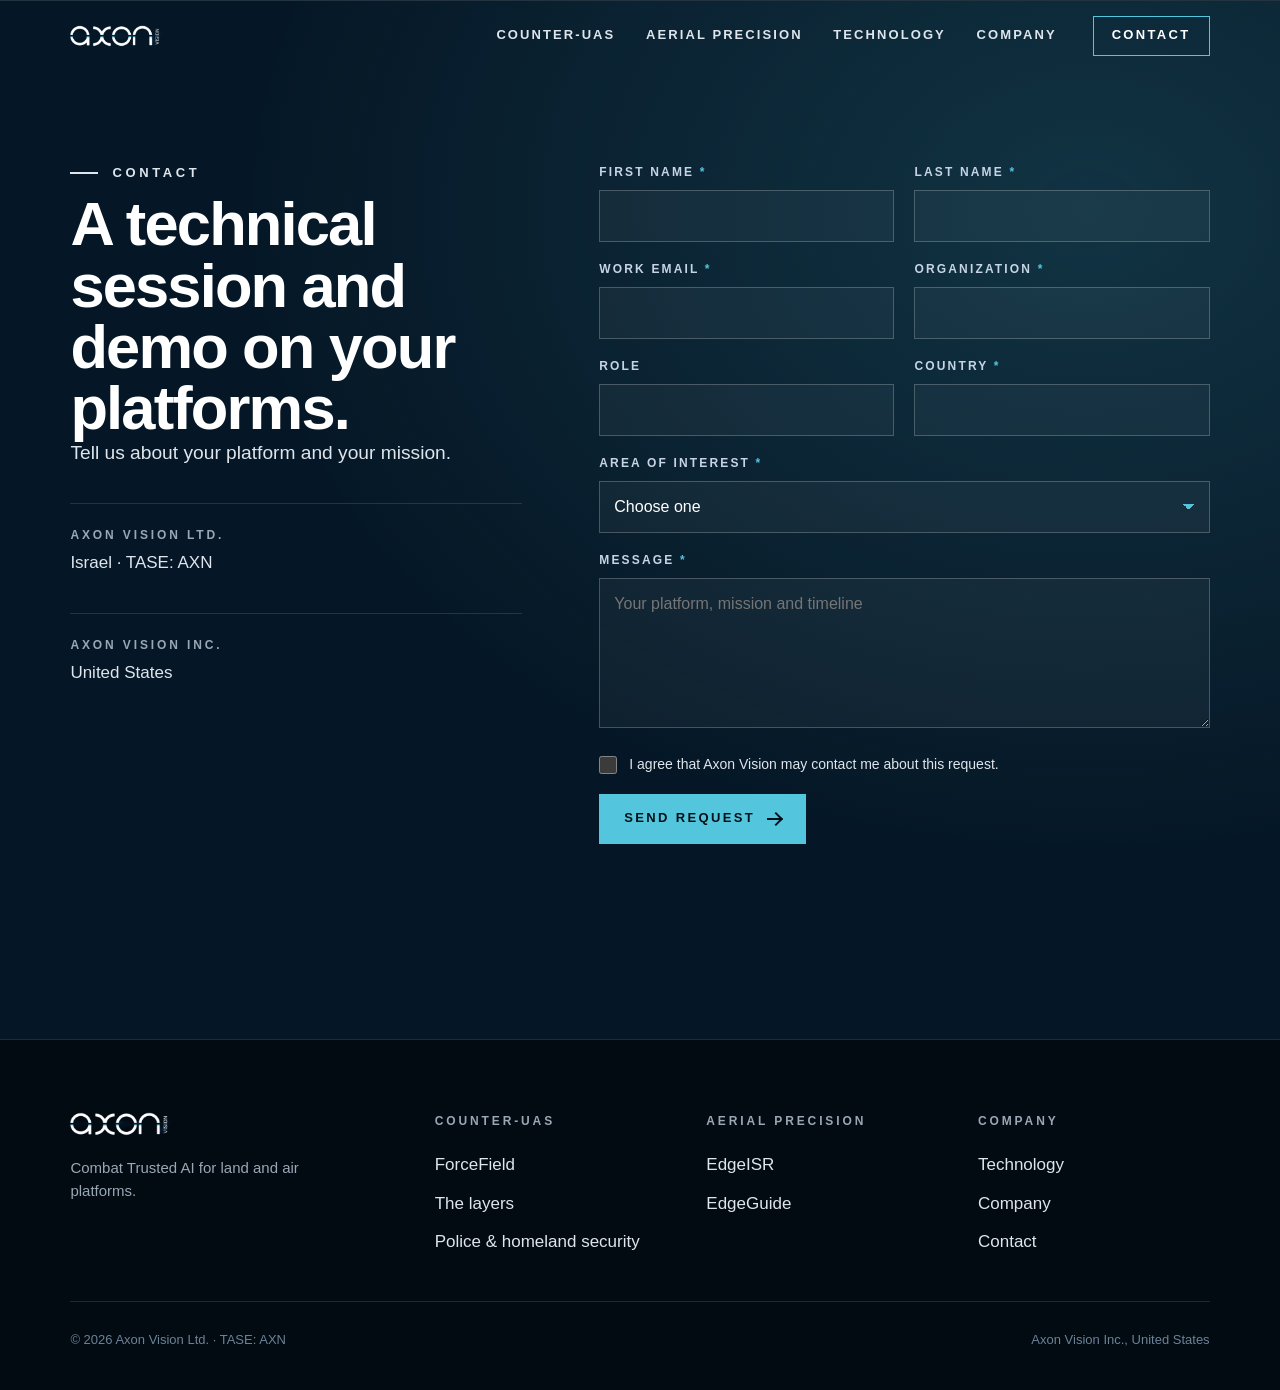
<file: site/contact.html>
<!doctype html>
<html lang="en">
<head>
<meta charset="utf-8">
<meta name="viewport" content="width=device-width, initial-scale=1">
<meta name="robots" content="noindex, nofollow">
<title>Contact | Axon Vision</title>
<meta name="description" content="Request a technical session and demo of Axon Vision's counter-UAS and aerial precision solutions on your platforms.">
<meta name="theme-color" content="#030e18">
<meta property="og:title" content="Contact | Axon Vision">
<meta property="og:image" content="media/hero-home-poster.jpg">
<link rel="icon" href="assets/brand/axon-favicon-64.png">
<link rel="stylesheet" href="assets/site.css">
<script src="assets/site.js" defer></script>
</head>
<body>
<a class="skip" href="#main">Skip to content</a>

<header class="nav solid">
  <a class="logo" href="index.html" aria-label="Axon Vision home"><img src="assets/brand/axon-logo-white.png" alt="Axon Vision" width="95" height="22"></a>
  <nav class="links" aria-label="Main">
    <a href="counter-uas.html">Counter-UAS</a>
    <a href="aerial-precision.html">Aerial Precision</a>
    <a href="technology.html">Technology</a>
    <a href="company.html">Company</a>
  </nav>
  <a class="btn" href="contact.html" aria-current="page">Contact</a>
  <button class="menu-btn" aria-expanded="false" aria-controls="menu" aria-label="Open menu"><span></span><span></span></button>
</header>
<div class="menu" id="menu" aria-hidden="true">
  <button class="menu-close" aria-label="Close menu"></button>
  <a href="index.html">Home</a>
  <a href="counter-uas.html">Counter-UAS</a>
  <a href="aerial-precision.html">Aerial Precision</a>
  <a href="technology.html">Technology</a>
  <a href="company.html">Company</a>
  <a href="contact.html" aria-current="page">Contact</a>
</div>

<main id="main">

  <section class="cta" style="padding-top:calc(var(--nav-h) + clamp(56px, 10vh, 120px))" aria-labelledby="contact-h">
    <div class="contact">
      <div class="side">
        <p class="kicker reveal">Contact</p>
        <h1 class="h2 reveal" id="contact-h" style="--d:.08s">A technical session and demo on your platforms.</h1>
        <p class="lead reveal" style="--d:.16s">Tell us about your platform and your mission.</p>
        <div class="office reveal" style="--d:.24s">
          <h2>Axon Vision Ltd.</h2>
          <p>Israel &middot; TASE: AXN</p>
        </div>
        <div class="office reveal" style="--d:.3s">
          <h2>Axon Vision Inc.</h2>
          <p>United States</p>
        </div>
      </div>

      <form class="form reveal" style="--d:.12s" data-endpoint="" aria-label="Demo request">
        <div class="field">
          <label for="f-first">First name <span class="req">*</span></label>
          <input id="f-first" name="first" type="text" autocomplete="given-name" required>
        </div>
        <div class="field">
          <label for="f-last">Last name <span class="req">*</span></label>
          <input id="f-last" name="last" type="text" autocomplete="family-name" required>
        </div>
        <div class="field">
          <label for="f-email">Work email <span class="req">*</span></label>
          <input id="f-email" name="email" type="email" autocomplete="email" required>
        </div>
        <div class="field">
          <label for="f-org">Organization <span class="req">*</span></label>
          <input id="f-org" name="org" type="text" autocomplete="organization" required>
        </div>
        <div class="field">
          <label for="f-role">Role</label>
          <input id="f-role" name="role" type="text" autocomplete="organization-title">
        </div>
        <div class="field">
          <label for="f-country">Country <span class="req">*</span></label>
          <input id="f-country" name="country" type="text" autocomplete="country-name" required>
        </div>
        <div class="field full-row">
          <label for="f-interest">Area of interest <span class="req">*</span></label>
          <select id="f-interest" name="interest" required>
            <option value="" selected disabled>Choose one</option>
            <option>Counter-UAS: ForceField</option>
            <option>Aerial Precision: EdgeISR, EdgeGuide</option>
            <option>Technology and platform integration</option>
            <option>Other</option>
          </select>
        </div>
        <div class="field full-row">
          <label for="f-message">Message <span class="req">*</span></label>
          <textarea id="f-message" name="message" required placeholder="Your platform, mission and timeline"></textarea>
        </div>
        <div class="hp" aria-hidden="true">
          <label for="f-website">Website</label>
          <input id="f-website" name="website" type="text" tabindex="-1" autocomplete="off">
        </div>
        <label class="check full-row"><input type="checkbox" name="consent" required> I agree that Axon Vision may contact me about this request.</label>
        <div class="full-row">
          <button class="btn solid" type="submit">Send request <span class="arr"></span></button>
        </div>
        <p class="form-status" role="status" aria-live="polite"></p>
      </form>
    </div>
  </section>

</main>

<footer class="foot">
  <div class="brand">
    <img src="assets/brand/axon-logo-white.png" alt="Axon Vision" width="103" height="24">
    <p>Combat Trusted AI for land and air platforms.</p>
  </div>
  <nav aria-label="Counter-UAS">
    <h2>Counter-UAS</h2>
    <a href="counter-uas.html">ForceField</a>
    <a href="counter-uas.html#layers">The layers</a>
    <a href="counter-uas.html#hls">Police &amp; homeland security</a>
  </nav>
  <nav aria-label="Aerial Precision">
    <h2>Aerial Precision</h2>
    <a href="aerial-precision.html#edgeisr">EdgeISR</a>
    <a href="aerial-precision.html#edgeguide">EdgeGuide</a>
  </nav>
  <nav aria-label="Company">
    <h2>Company</h2>
    <a href="technology.html">Technology</a>
    <a href="company.html">Company</a>
    <a href="contact.html">Contact</a>
  </nav>
  <div class="legal">
    <span>&copy; <span data-year>2026</span> Axon Vision Ltd. &middot; TASE: AXN</span>
    <span>Axon Vision Inc., United States</span>
  </div>
</footer>
</body>
</html>
</file>
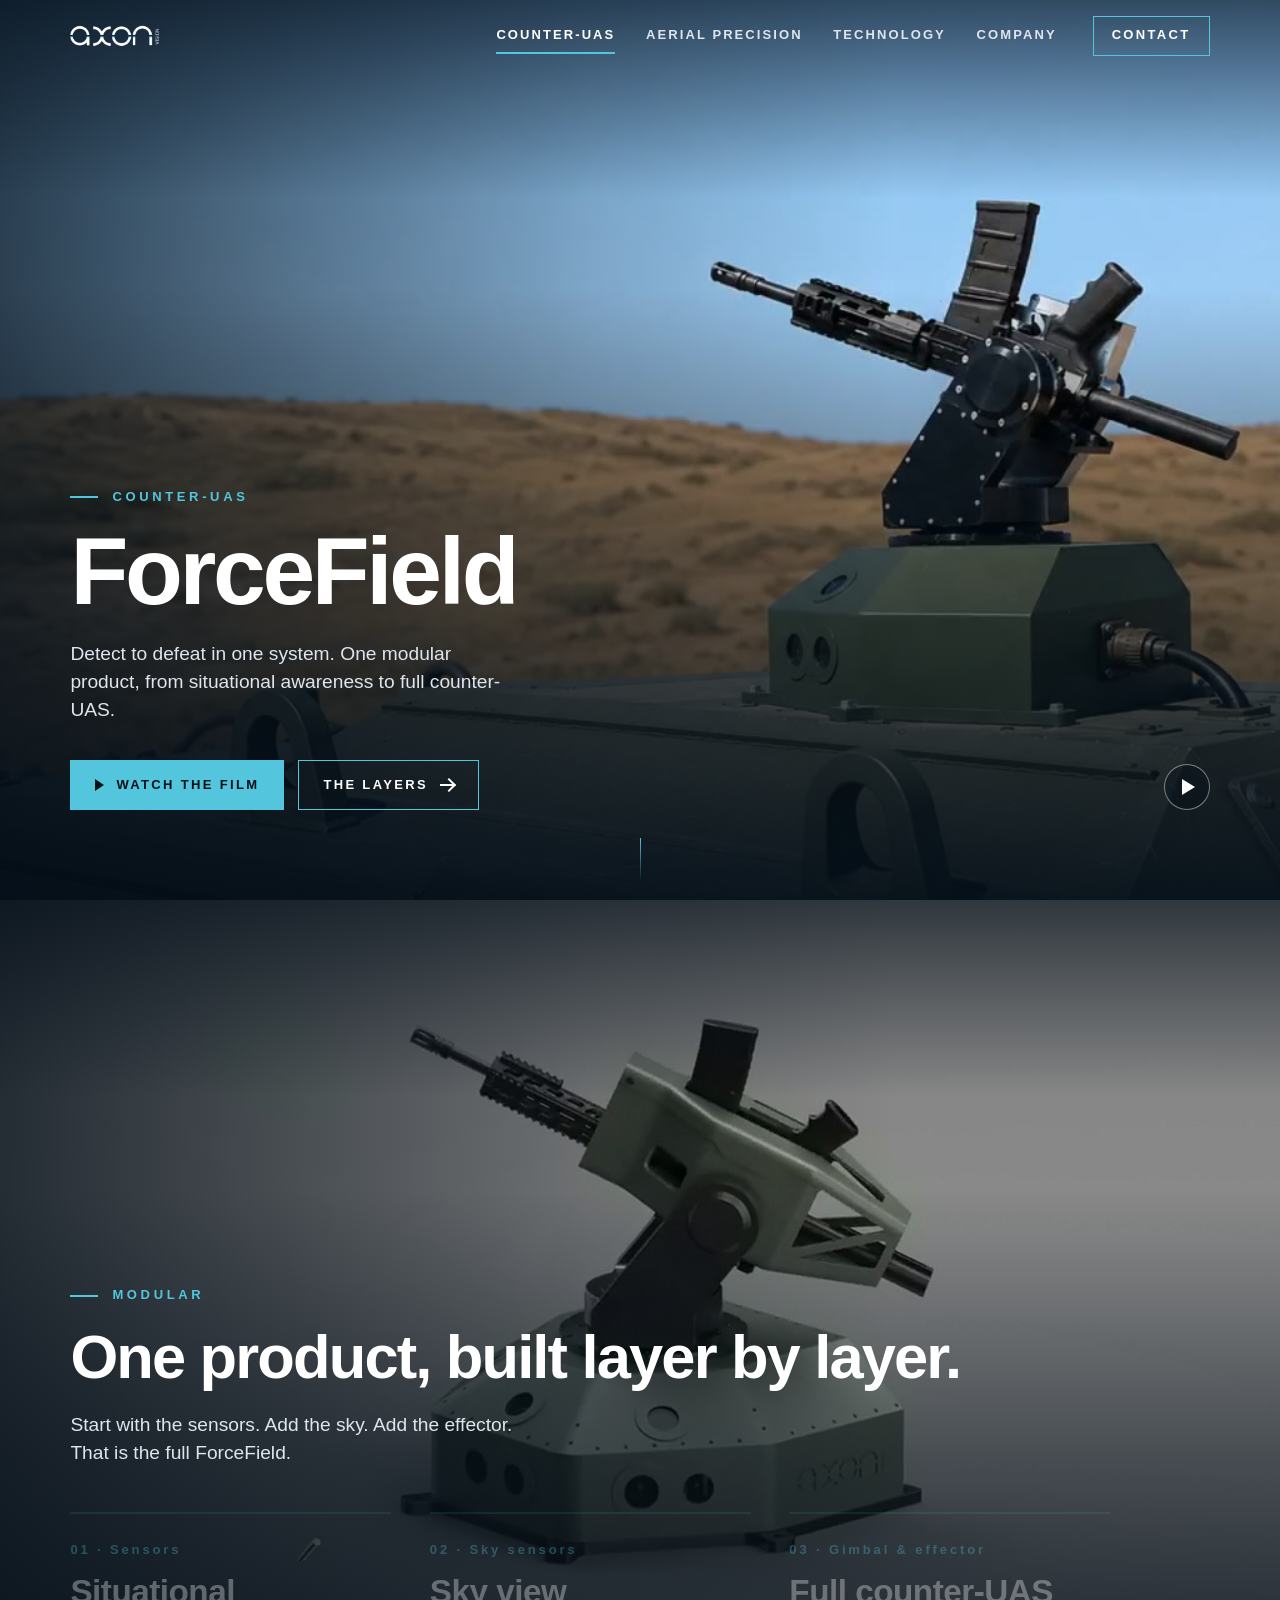
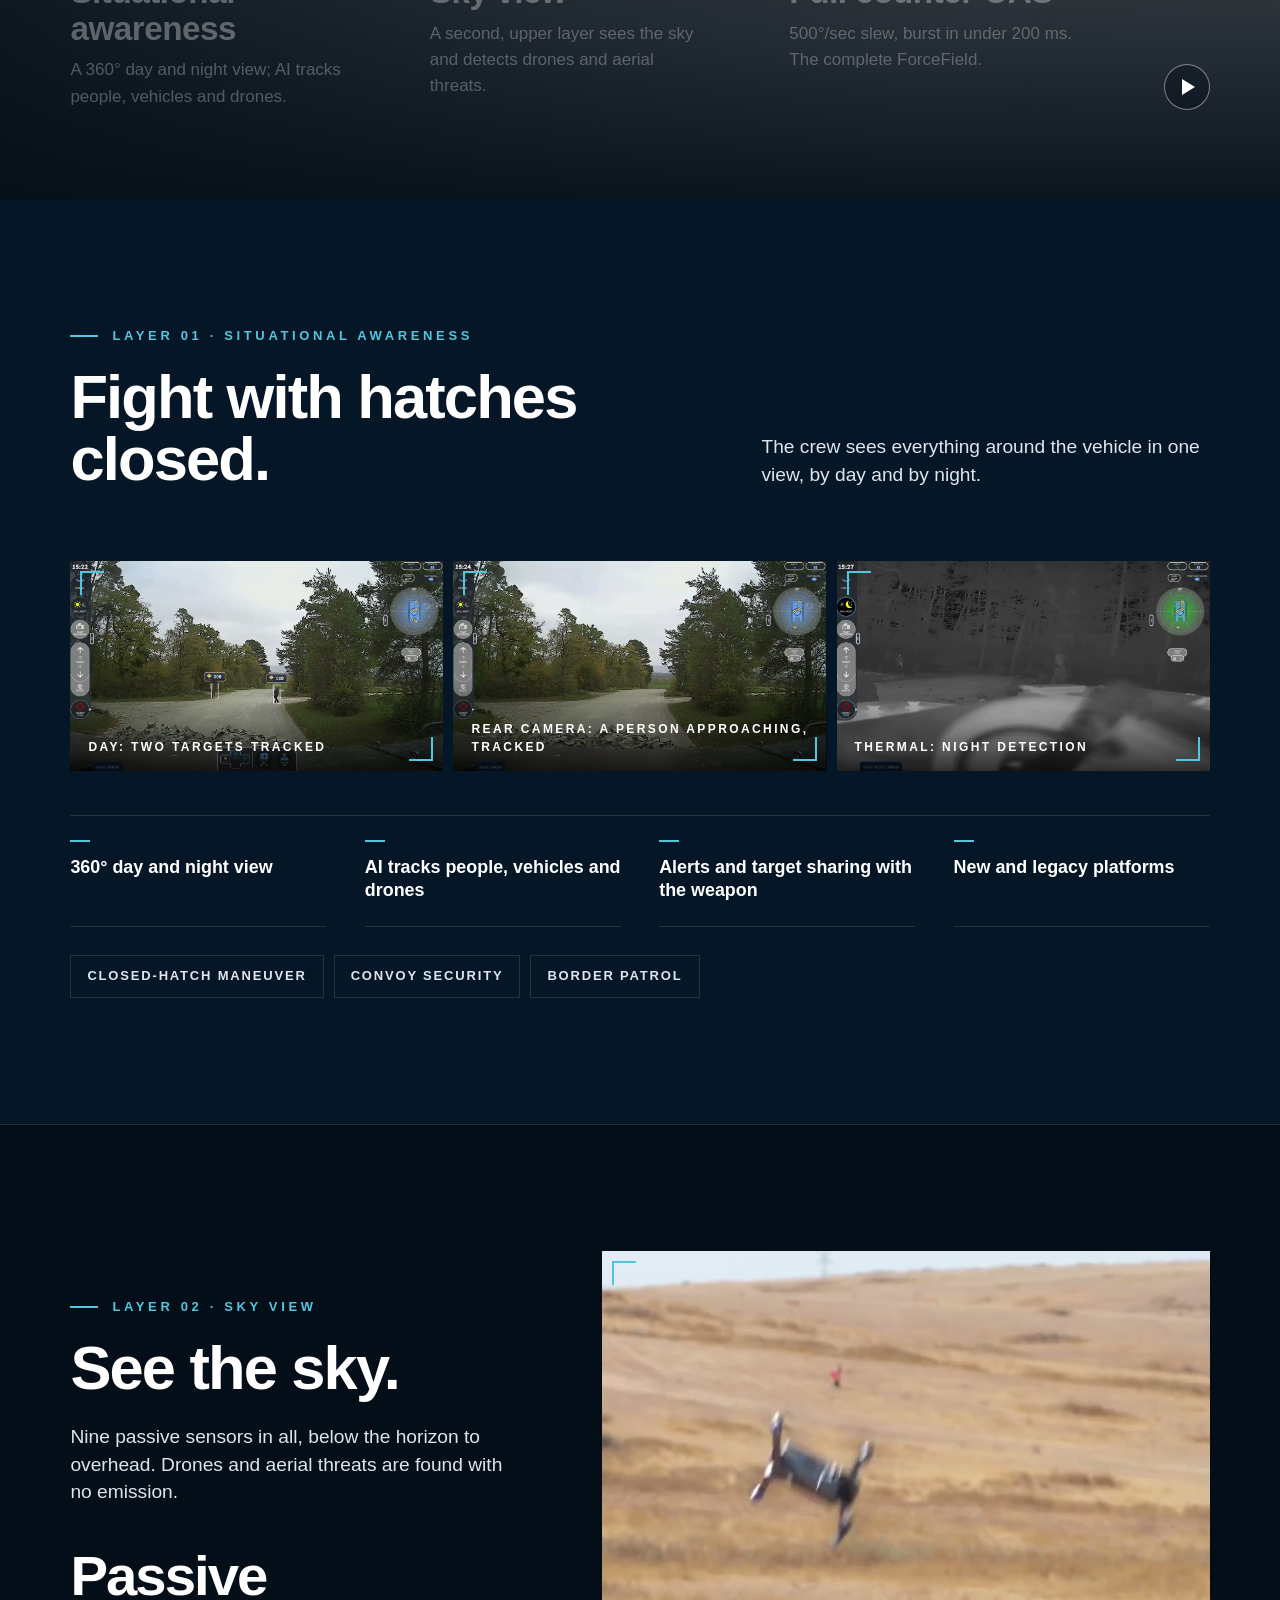
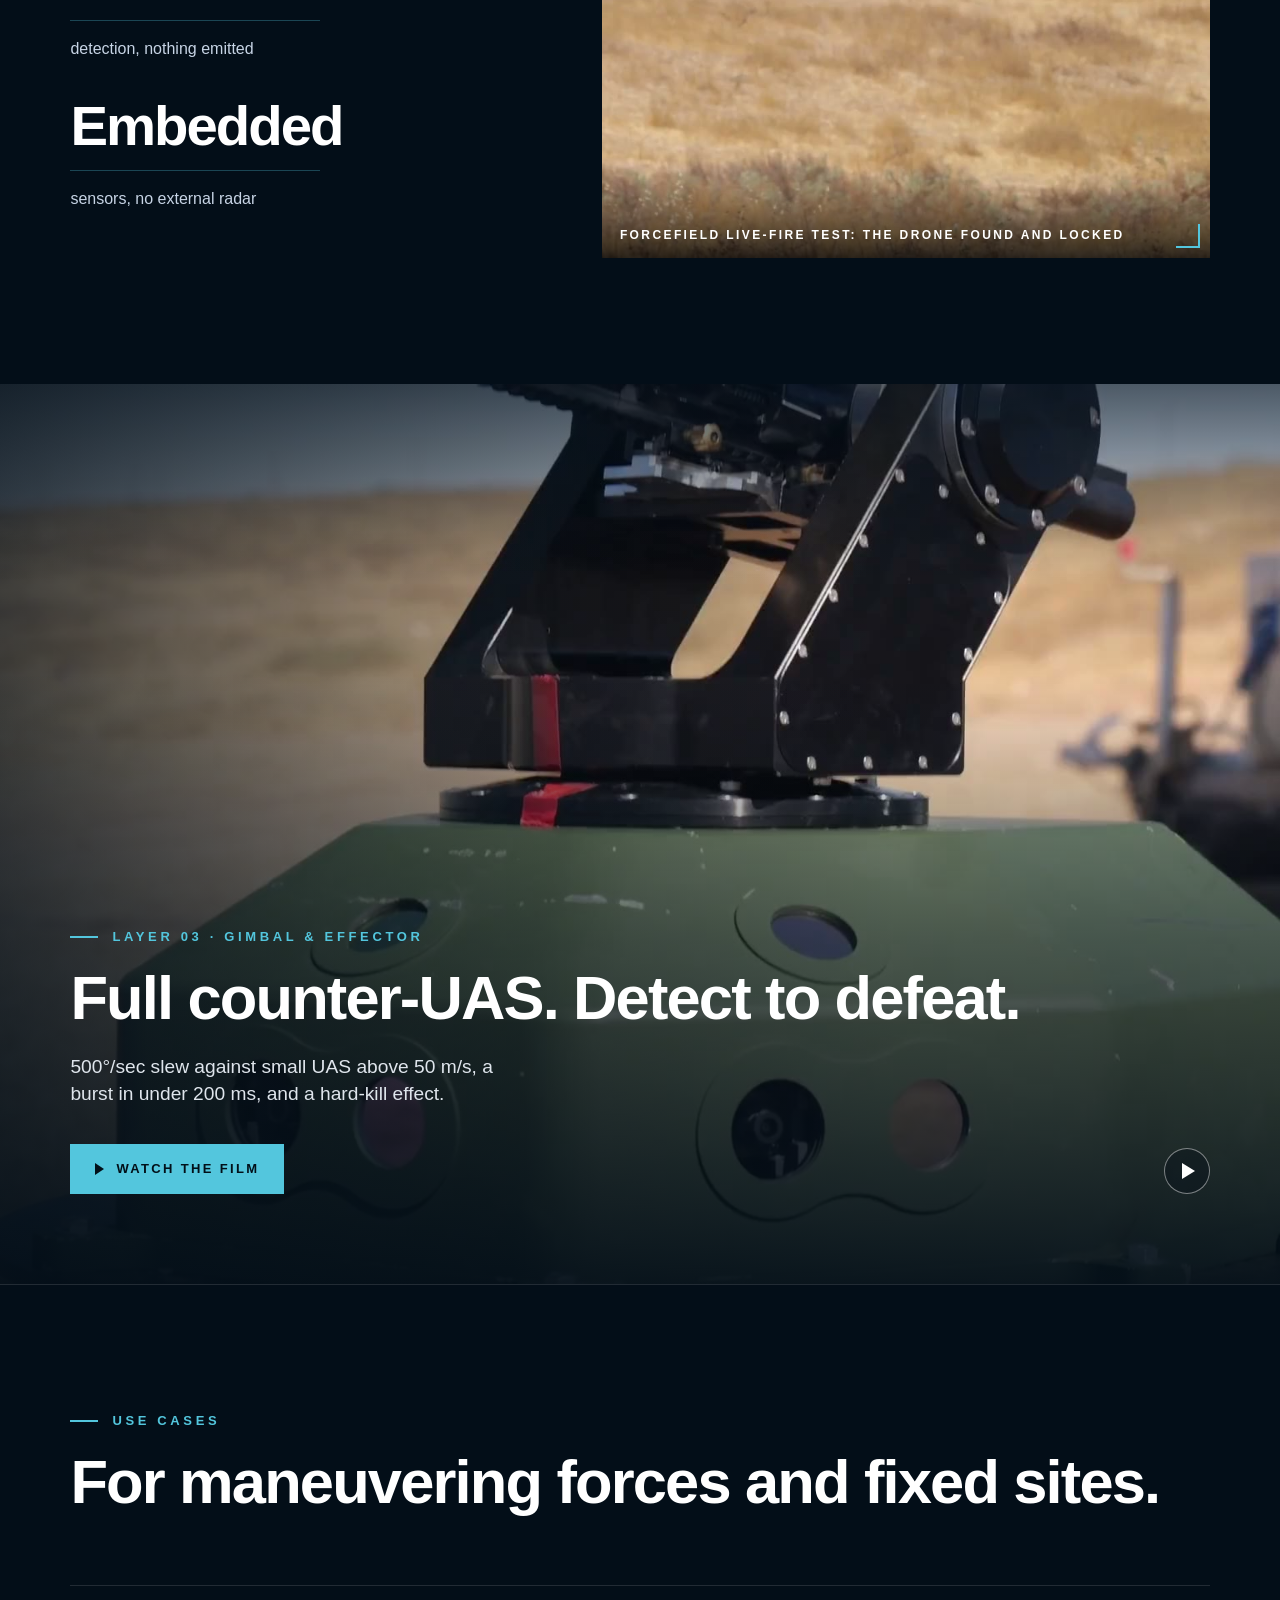
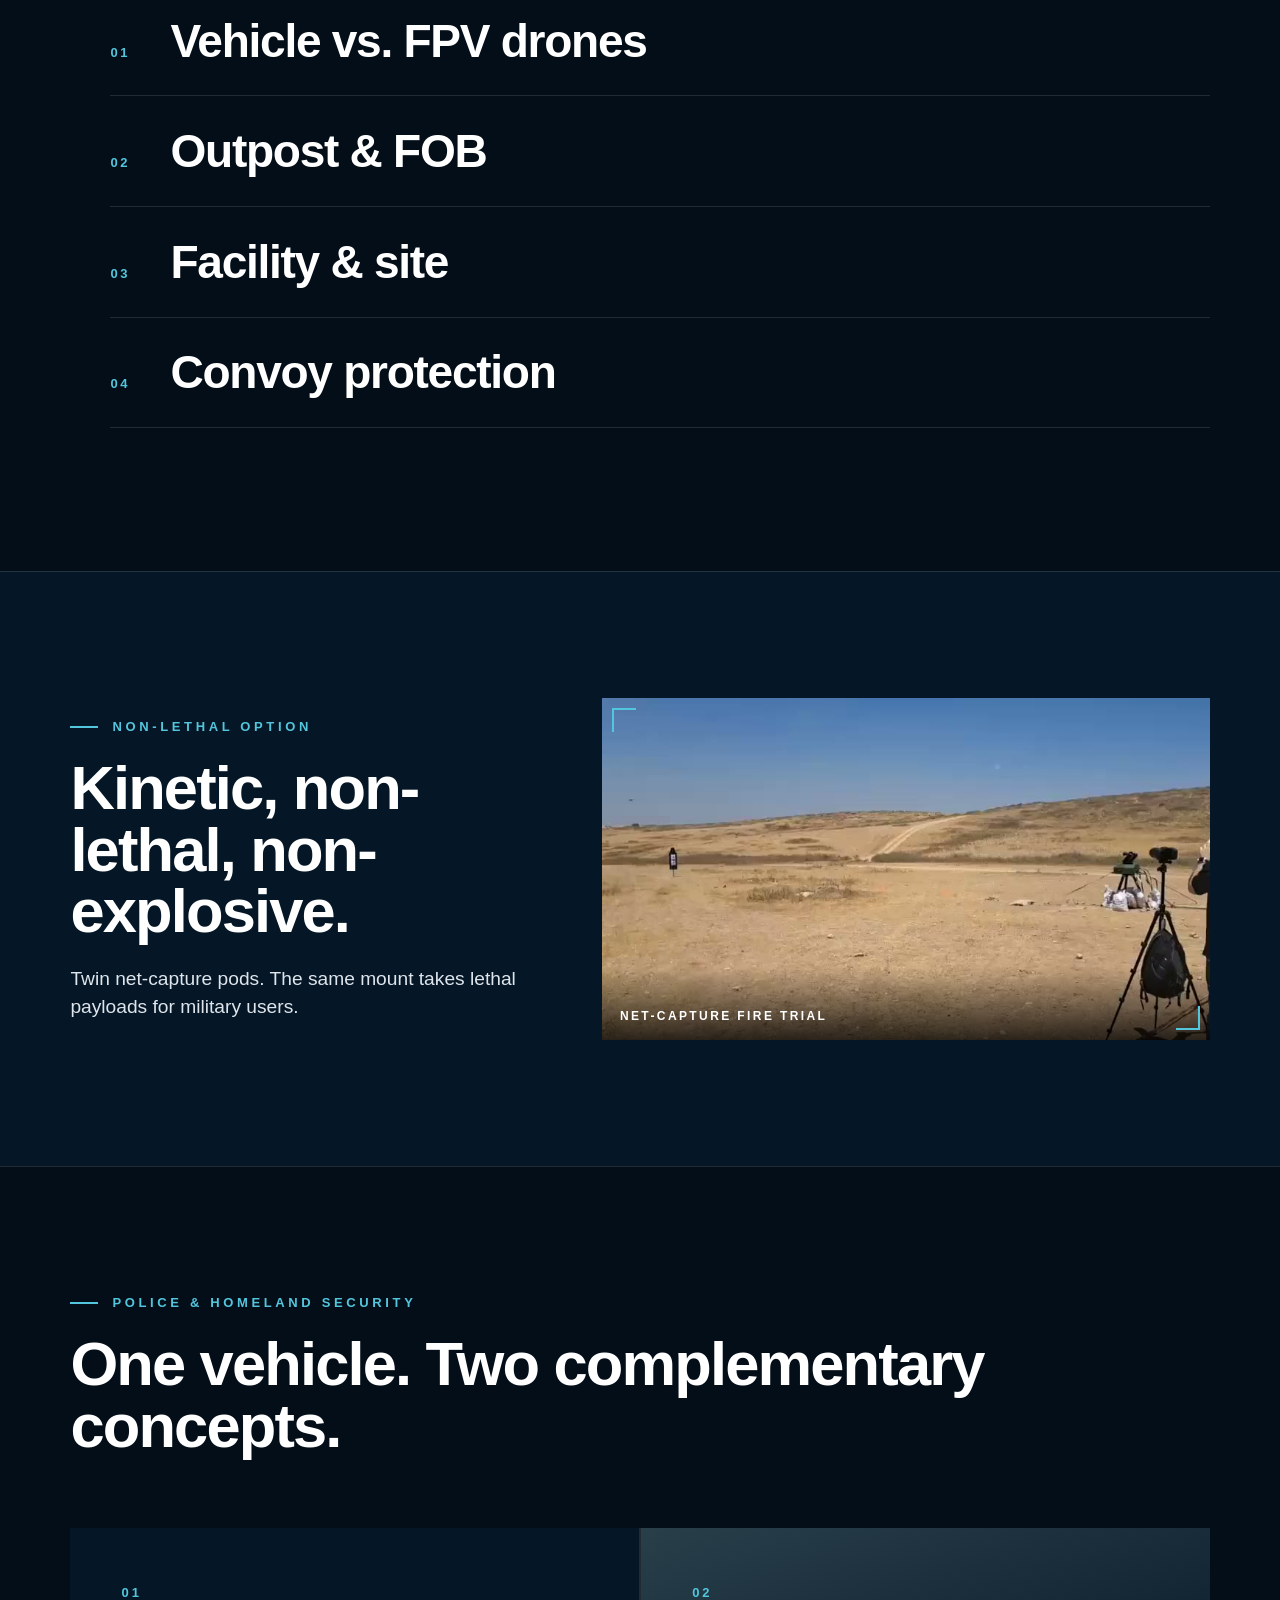
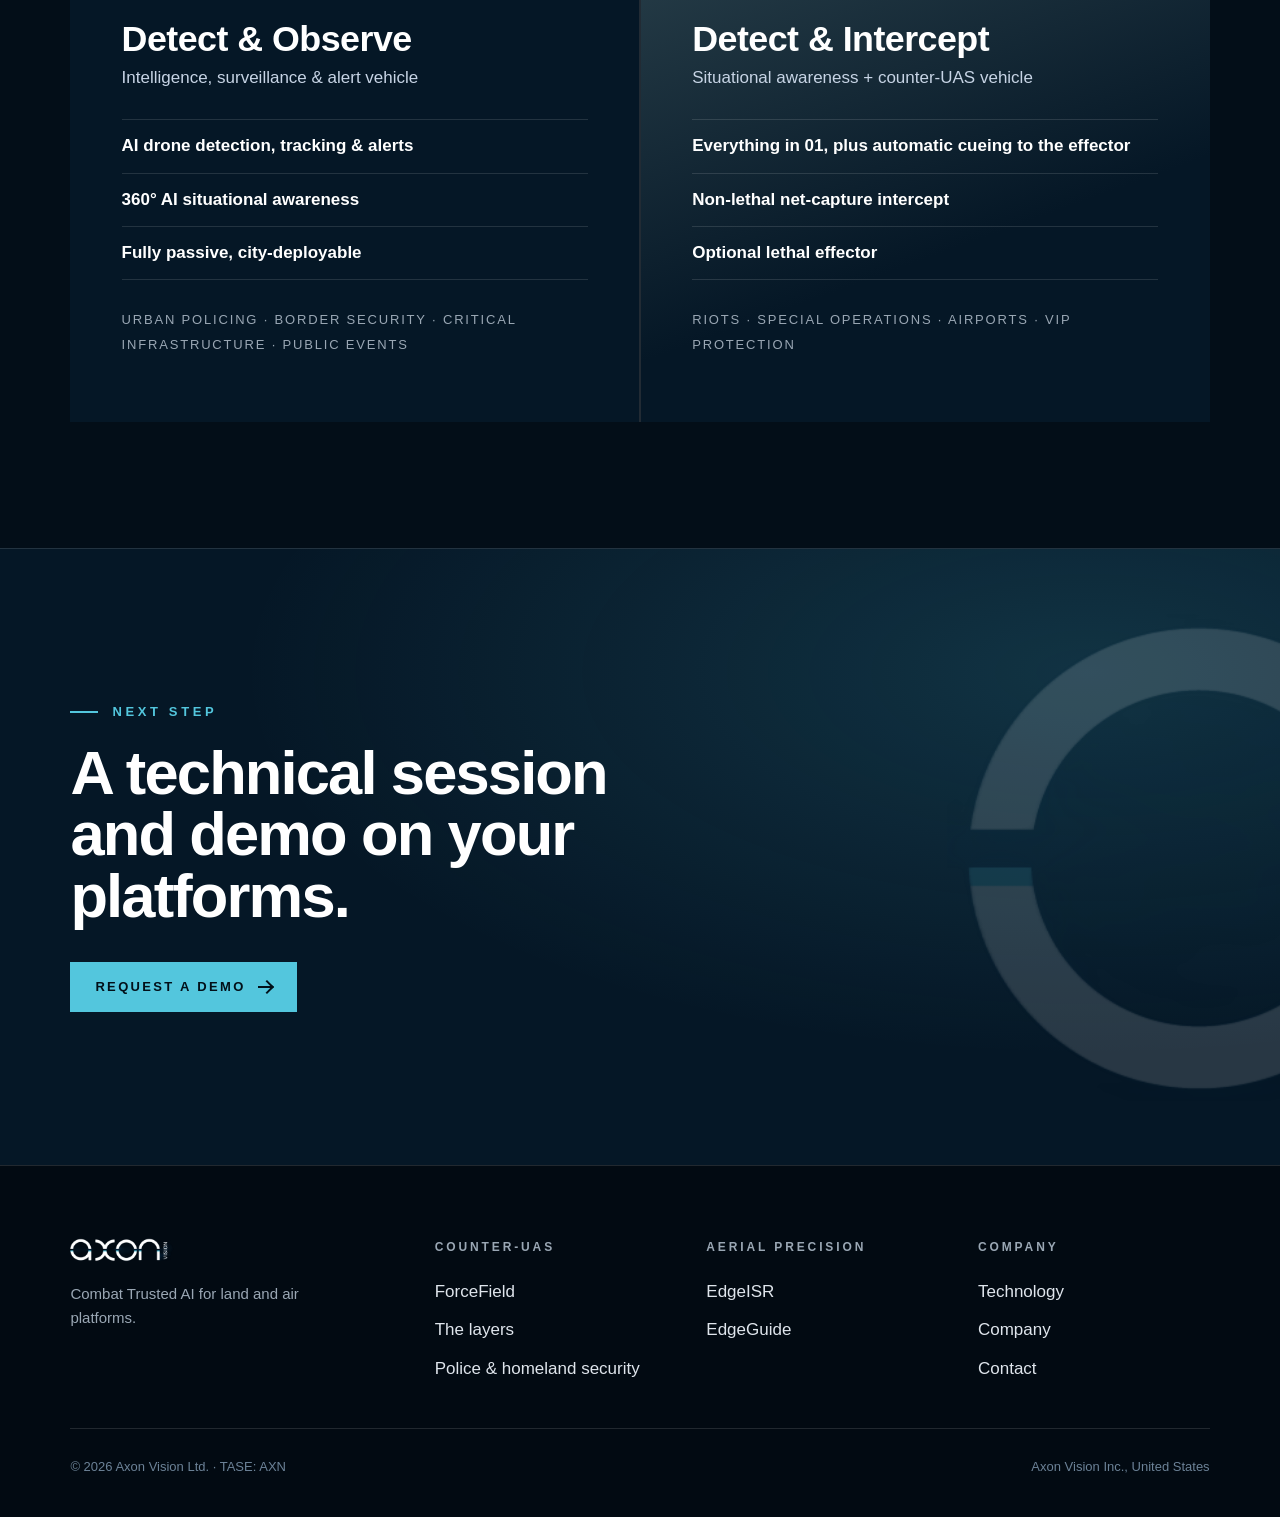
<file: site/counter-uas.html>
<!doctype html>
<html lang="en">
<head>
<meta charset="utf-8">
<meta name="viewport" content="width=device-width, initial-scale=1">
<meta name="robots" content="noindex, nofollow">
<title>Counter-UAS: ForceField | Axon Vision</title>
<meta name="description" content="ForceField: one modular counter-UAS product. Start with the sensors for situational awareness, add the sky layer to detect drones, add the gimbal and effector for full detect to defeat.">
<meta name="theme-color" content="#030e18">
<meta property="og:title" content="Counter-UAS: ForceField | Axon Vision">
<meta property="og:image" content="media/ff-hero-poster.jpg">
<link rel="icon" href="assets/brand/axon-favicon-64.png">
<link rel="stylesheet" href="assets/site.css">
<script src="assets/site.js" defer></script>
</head>
<body>
<a class="skip" href="#main">Skip to content</a>

<header class="nav">
  <a class="logo" href="index.html" aria-label="Axon Vision home"><img src="assets/brand/axon-logo-white.png" alt="Axon Vision" width="95" height="22"></a>
  <nav class="links" aria-label="Main">
    <a href="counter-uas.html" aria-current="page">Counter-UAS</a>
    <a href="aerial-precision.html">Aerial Precision</a>
    <a href="technology.html">Technology</a>
    <a href="company.html">Company</a>
  </nav>
  <a class="btn" href="contact.html">Contact</a>
  <button class="menu-btn" aria-expanded="false" aria-controls="menu" aria-label="Open menu"><span></span><span></span></button>
</header>
<div class="menu" id="menu" aria-hidden="true">
  <button class="menu-close" aria-label="Close menu"></button>
  <a href="index.html">Home</a>
  <a href="counter-uas.html" aria-current="page">Counter-UAS</a>
  <a href="aerial-precision.html">Aerial Precision</a>
  <a href="technology.html">Technology</a>
  <a href="company.html">Company</a>
  <a href="contact.html">Contact</a>
</div>

<main id="main">

  <section class="full hero">
    <video data-src="media/ff-hero.mp4" data-eager poster="media/ff-hero-poster.jpg" muted loop playsinline preload="auto" aria-hidden="true"></video>
    <div class="copy">
      <p class="kicker reveal">Counter-UAS</p>
      <h1 class="display reveal" style="--d:.08s">ForceField</h1>
      <p class="lead reveal" style="--d:.16s">Detect to defeat in one system. One modular product, from situational awareness to full counter-UAS.</p>
      <div class="actions reveal" style="--d:.24s">
        <button class="btn solid" type="button" data-film="media/film-forcefield.mp4" data-poster="media/film-forcefield-poster.jpg" data-title="ForceField"><span class="tri"></span>Watch the film</button>
        <a class="btn" href="#layers">The layers <span class="arr"></span></a>
      </div>
    </div>
    <button class="vctl" type="button" aria-label="Pause background video"></button>
    <span class="cue" aria-hidden="true"></span>
  </section>

  <section class="full" id="layers" aria-labelledby="layers-h">
    <video data-src="media/ff-unit.mp4" data-cues poster="media/ff-unit-poster.jpg" muted playsinline preload="none" aria-hidden="true"></video>
    <div class="copy">
      <p class="kicker reveal">Modular</p>
      <h2 class="h2 reveal" id="layers-h" style="--d:.08s">One product, built layer by layer.</h2>
      <p class="lead reveal" style="--d:.16s">Start with the sensors. Add the sky. Add the effector. That is the full ForceField.</p>
      <div class="steps cued">
        <a class="step reveal" href="#awareness" data-cue="6.8" style="--d:.12s"><span class="n">01 &middot; Sensors</span><h3 class="h3">Situational awareness</h3><p>A 360&deg; day and night view; AI tracks people, vehicles and drones.</p></a>
        <a class="step reveal" href="#sky" data-cue="7.8" style="--d:.22s"><span class="n">02 &middot; Sky sensors</span><h3 class="h3">Sky view</h3><p>A second, upper layer sees the sky and detects drones and aerial threats.</p></a>
        <a class="step reveal" href="#defeat" data-cue="11.5" style="--d:.32s"><span class="n">03 &middot; Gimbal &amp; effector</span><h3 class="h3">Full counter-UAS</h3><p>500&deg;/sec slew, burst in under 200 ms. The complete ForceField.</p></a>
      </div>
    </div>
    <button class="vctl" type="button" aria-label="Pause background video"></button>
  </section>

  <section class="sec deep" id="awareness" aria-labelledby="sa-h">
    <div class="head row">
      <div>
        <p class="kicker reveal">Layer 01 &middot; Situational awareness</p>
        <h2 class="h2 reveal" id="sa-h" style="--d:.08s">Fight with hatches closed.</h2>
      </div>
      <p class="lead reveal" style="--d:.16s">The crew sees everything around the vehicle in one view, by day and by night.</p>
    </div>
    <div class="trio">
      <figure class="frame reveal">
        <video data-src="media/sa-day.mp4" poster="media/sa-day-poster.jpg" muted loop playsinline preload="none" aria-hidden="true"></video>
        <figcaption>Day: two targets tracked</figcaption>
      </figure>
      <figure class="frame reveal" style="--d:.06s">
        <video data-src="media/sa-rear.mp4" poster="media/sa-rear-poster.jpg" muted loop playsinline preload="none" aria-hidden="true"></video>
        <figcaption>Rear camera: a person approaching, tracked</figcaption>
      </figure>
      <figure class="frame reveal" style="--d:.12s">
        <video data-src="media/sa-thermal.mp4" poster="media/sa-thermal-poster.jpg" muted loop playsinline preload="none" aria-hidden="true"></video>
        <figcaption>Thermal: night detection</figcaption>
      </figure>
    </div>
    <ul class="caps" style="margin-top:44px">
      <li class="reveal">360&deg; day and night view</li>
      <li class="reveal" style="--d:.06s">AI tracks people, vehicles and drones</li>
      <li class="reveal" style="--d:.12s">Alerts and target sharing with the weapon</li>
      <li class="reveal" style="--d:.18s">New and legacy platforms</li>
    </ul>
    <ul class="uses reveal">
      <li>Closed-hatch maneuver</li><li>Convoy security</li><li>Border patrol</li>
    </ul>
  </section>

  <section class="sec edge" id="sky" aria-labelledby="sky-h">
    <div class="split">
      <div>
        <p class="kicker reveal">Layer 02 &middot; Sky view</p>
        <h2 class="h2 reveal" id="sky-h" style="--d:.08s">See the sky.</h2>
        <p class="lead reveal" style="--d:.16s">Nine passive sensors in all, below the horizon to overhead. Drones and aerial threats are found with no emission.</p>
        <div class="figs" style="margin-top:44px">
          <div class="fig reveal"><div class="v word">Passive</div><p class="l">detection, nothing emitted</p></div>
          <div class="fig reveal" style="--d:.1s"><div class="v word">Embedded</div><p class="l">sensors, no external radar</p></div>
        </div>
      </div>
      <figure class="frame square reveal" style="--d:.12s">
        <video data-src="media/ff-sky.mp4" poster="media/ff-sky-poster.jpg" muted loop playsinline preload="none" aria-hidden="true"></video>
        <figcaption>ForceField live-fire test: the drone found and locked</figcaption>
      </figure>
    </div>
  </section>

  <section class="full" id="defeat" aria-labelledby="defeat-h">
    <video data-src="media/hero-home.mp4" poster="media/hero-home-poster.jpg" muted loop playsinline preload="none" aria-hidden="true"></video>
    <div class="copy">
      <p class="kicker reveal">Layer 03 &middot; Gimbal &amp; effector</p>
      <h2 class="h2 reveal" id="defeat-h" style="--d:.08s">Full counter-UAS. Detect to defeat.</h2>
      <p class="lead reveal" style="--d:.16s">500&deg;/sec slew against small UAS above 50 m/s, a burst in under 200 ms, and a hard-kill effect.</p>
      <div class="actions reveal" style="--d:.24s">
        <button class="btn solid" type="button" data-film="media/film-forcefield.mp4" data-poster="media/film-forcefield-poster.jpg" data-title="ForceField"><span class="tri"></span>Watch the film</button>
      </div>
    </div>
    <button class="vctl" type="button" aria-label="Pause background video"></button>
  </section>

  <section class="sec edge" aria-labelledby="uses-h">
    <div class="head">
      <p class="kicker reveal">Use cases</p>
      <h2 class="h2 reveal" id="uses-h" style="--d:.08s">For maneuvering forces and fixed sites.</h2>
    </div>
    <ol class="list">
      <li class="reveal">Vehicle vs. FPV drones</li>
      <li class="reveal" style="--d:.08s">Outpost &amp; FOB</li>
      <li class="reveal" style="--d:.16s">Facility &amp; site</li>
      <li class="reveal" style="--d:.24s">Convoy protection</li>
    </ol>
  </section>

  <section class="sec deep edge" aria-labelledby="net-h">
    <div class="split">
      <div>
        <p class="kicker reveal">Non-lethal option</p>
        <h2 class="h2 reveal" id="net-h" style="--d:.08s">Kinetic, non-lethal, non-explosive.</h2>
        <p class="lead reveal" style="--d:.16s">Twin net-capture pods. The same mount takes lethal payloads for military users.</p>
      </div>
      <figure class="frame reveal" style="--d:.12s">
        <video data-src="media/ff-net.mp4" poster="media/ff-net-poster.jpg" muted loop playsinline preload="none" aria-hidden="true"></video>
        <figcaption>Net-capture fire trial</figcaption>
      </figure>
    </div>
  </section>

  <section class="sec edge" id="hls" aria-labelledby="hls-h">
    <div class="head">
      <p class="kicker reveal">Police &amp; homeland security</p>
      <h2 class="h2 reveal" id="hls-h" style="--d:.08s">One vehicle. Two complementary concepts.</h2>
    </div>
    <div class="duo reveal">
      <article>
        <span class="n">01</span>
        <h3 class="h3">Detect &amp; Observe</h3>
        <p class="sub">Intelligence, surveillance &amp; alert vehicle</p>
        <ul>
          <li>AI drone detection, tracking &amp; alerts</li>
          <li>360&deg; AI situational awareness</li>
          <li>Fully passive, city-deployable</li>
        </ul>
        <p class="missions">Urban policing &middot; Border security &middot; Critical infrastructure &middot; Public events</p>
      </article>
      <article class="hi">
        <span class="n">02</span>
        <h3 class="h3">Detect &amp; Intercept</h3>
        <p class="sub">Situational awareness + counter-UAS vehicle</p>
        <ul>
          <li>Everything in 01, plus automatic cueing to the effector</li>
          <li>Non-lethal net-capture intercept</li>
          <li>Optional lethal effector</li>
        </ul>
        <p class="missions">Riots &middot; Special operations &middot; Airports &middot; VIP protection</p>
      </article>
    </div>
  </section>

  <section class="cta" aria-labelledby="cta-h">
    <img class="ring" src="assets/brand/axon-ring.png" alt="" aria-hidden="true">
    <p class="kicker reveal">Next step</p>
    <h2 class="h2 reveal" id="cta-h" style="--d:.08s">A technical session and demo on your platforms.</h2>
    <div class="actions reveal" style="--d:.16s">
      <a class="btn solid" href="contact.html">Request a demo <span class="arr"></span></a>
    </div>
  </section>

</main>

<footer class="foot">
  <div class="brand">
    <img src="assets/brand/axon-logo-white.png" alt="Axon Vision" width="103" height="24">
    <p>Combat Trusted AI for land and air platforms.</p>
  </div>
  <nav aria-label="Counter-UAS">
    <h2>Counter-UAS</h2>
    <a href="counter-uas.html">ForceField</a>
    <a href="counter-uas.html#layers">The layers</a>
    <a href="counter-uas.html#hls">Police &amp; homeland security</a>
  </nav>
  <nav aria-label="Aerial Precision">
    <h2>Aerial Precision</h2>
    <a href="aerial-precision.html#edgeisr">EdgeISR</a>
    <a href="aerial-precision.html#edgeguide">EdgeGuide</a>
  </nav>
  <nav aria-label="Company">
    <h2>Company</h2>
    <a href="technology.html">Technology</a>
    <a href="company.html">Company</a>
    <a href="contact.html">Contact</a>
  </nav>
  <div class="legal">
    <span>&copy; <span data-year>2026</span> Axon Vision Ltd. &middot; TASE: AXN</span>
    <span>Axon Vision Inc., United States</span>
  </div>
</footer>

<div class="film" role="dialog" aria-modal="true" aria-label="Film" aria-hidden="true">
  <span class="title"></span>
  <button class="x" type="button" aria-label="Close film"></button>
  <video controls playsinline preload="none"></video>
</div>
</body>
</html>
</file>
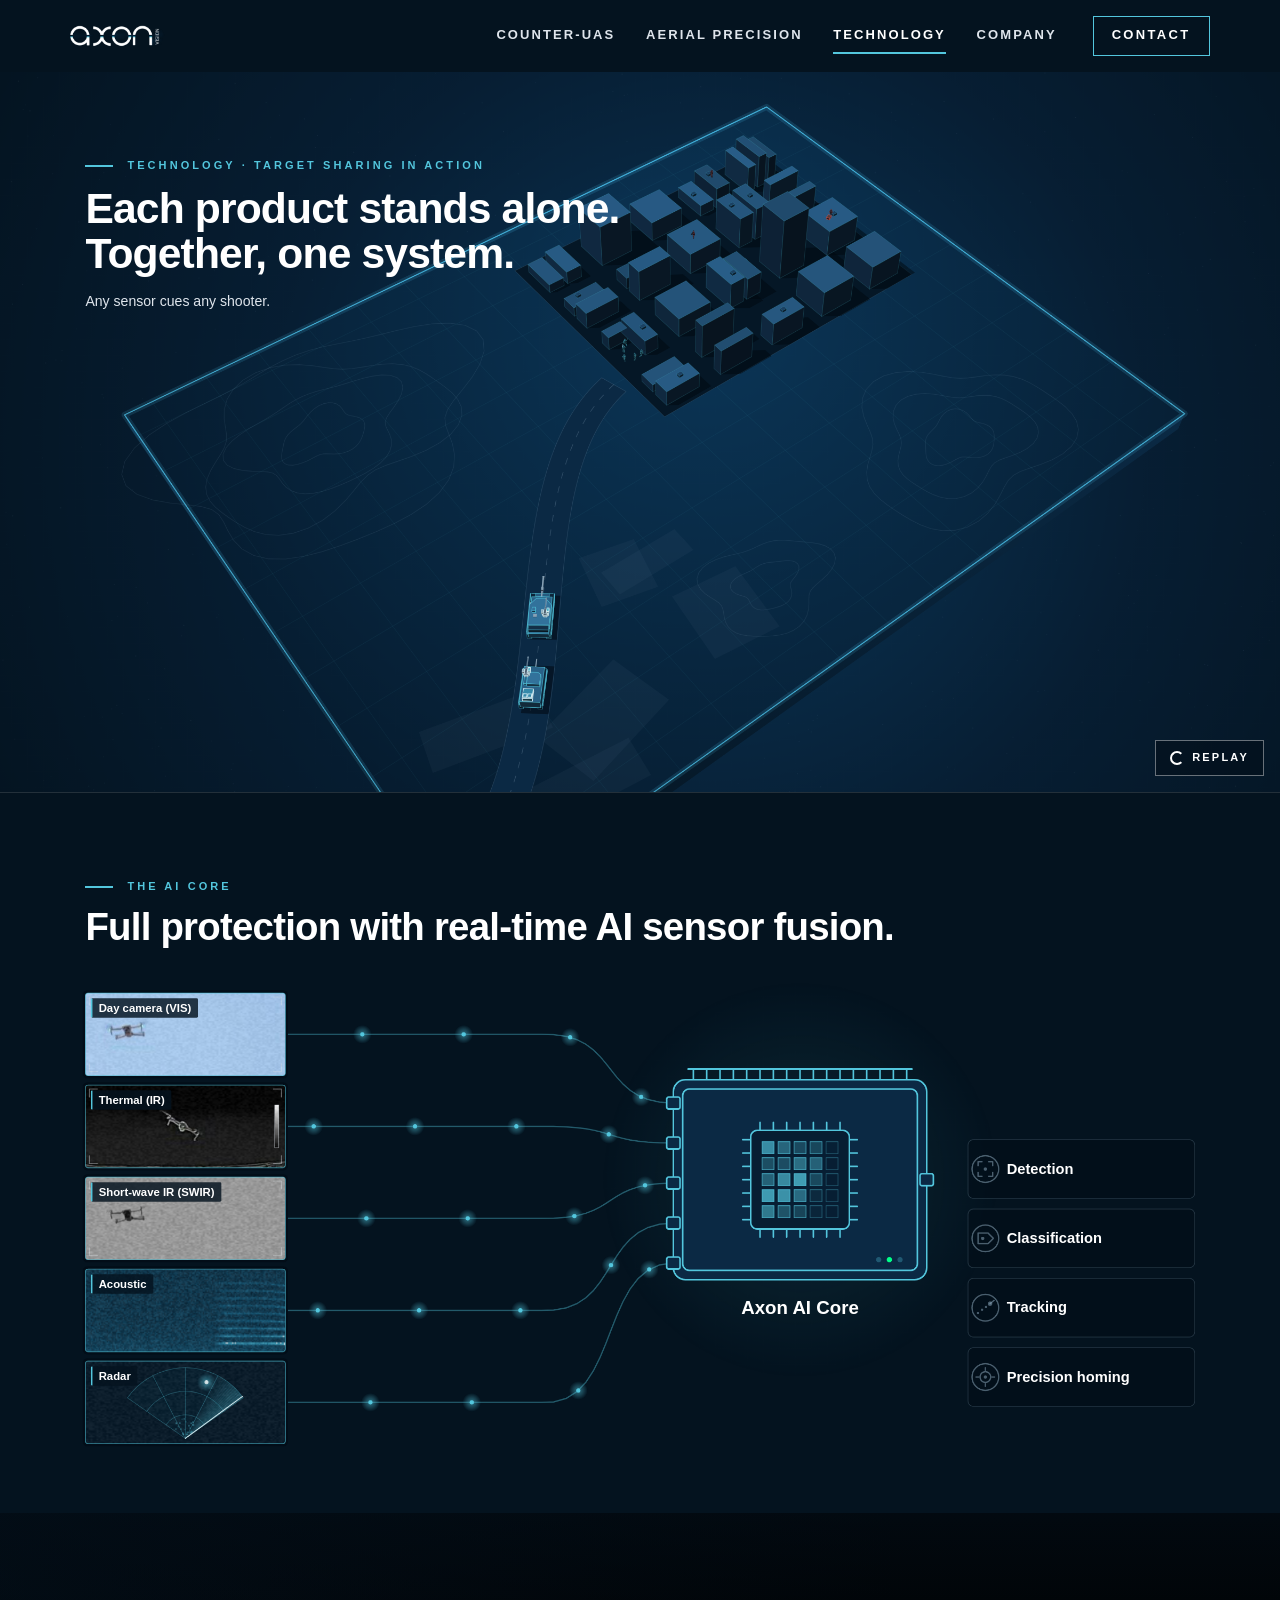
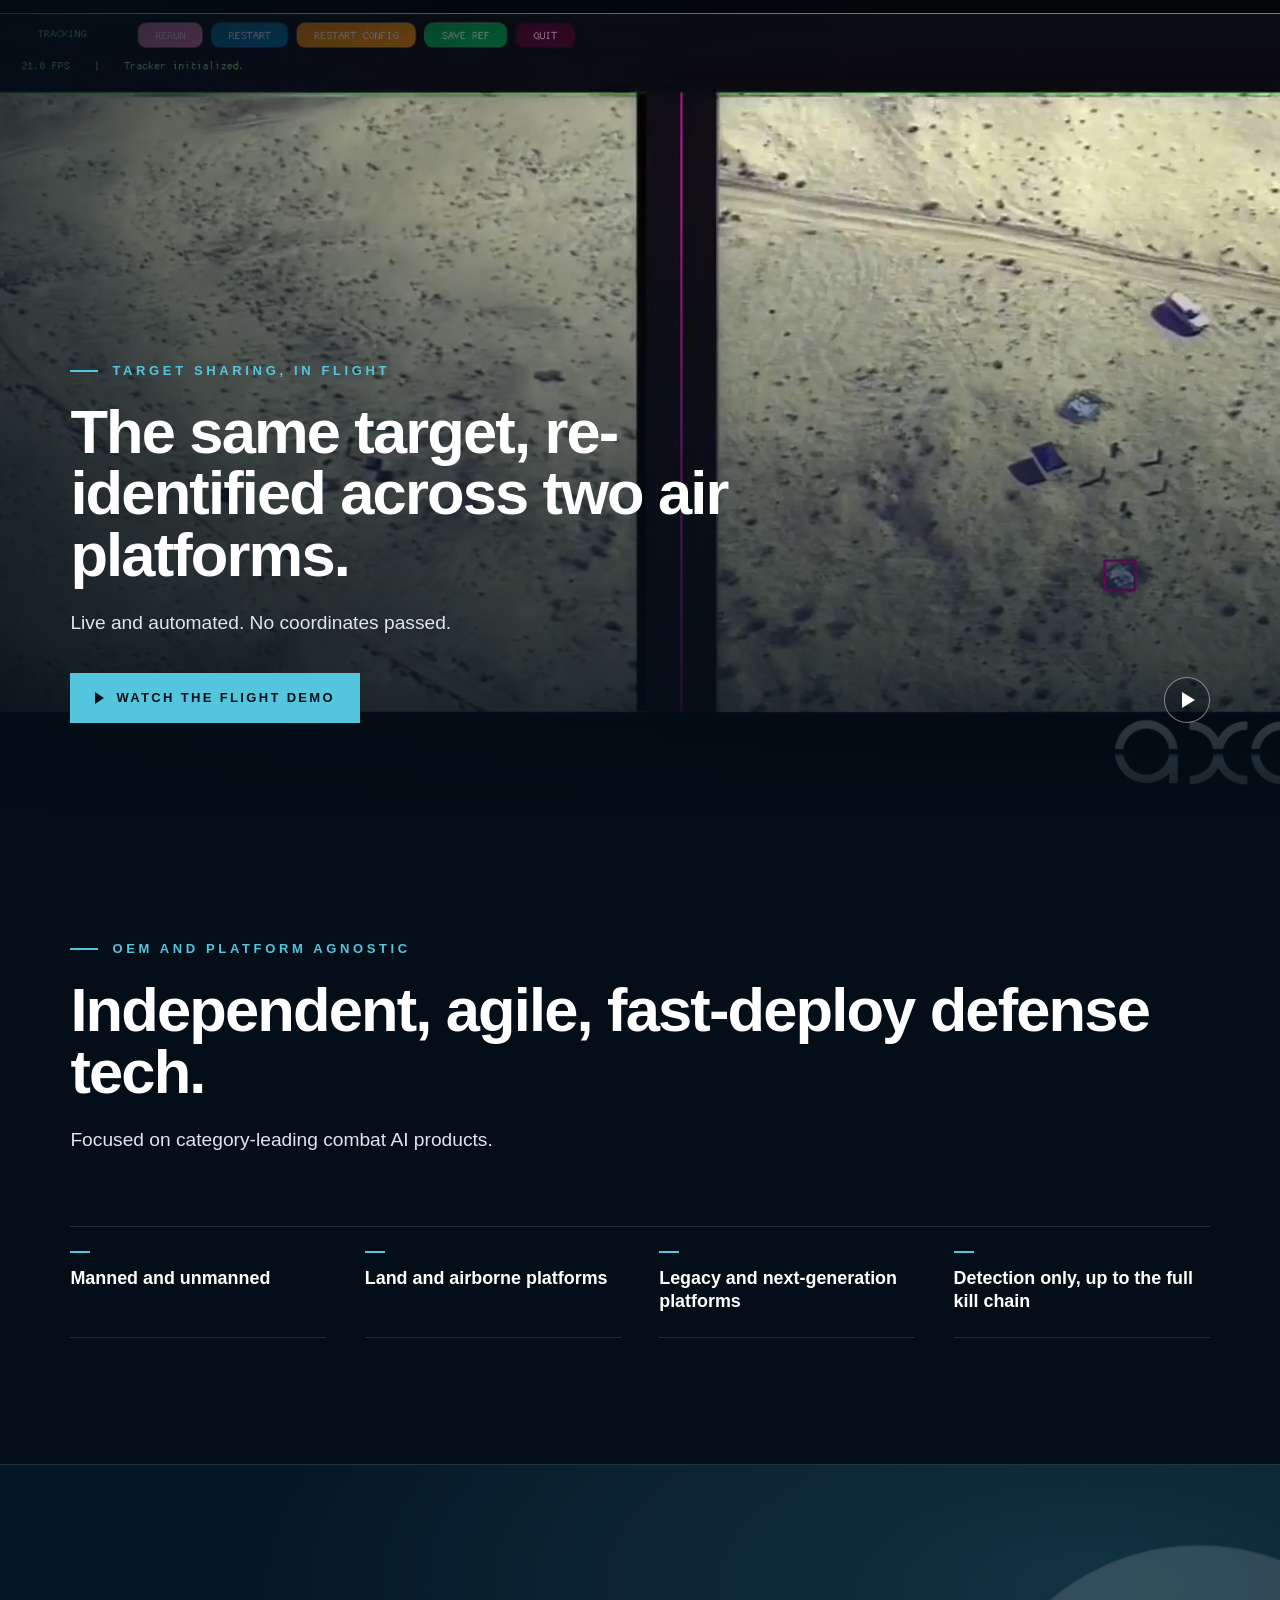
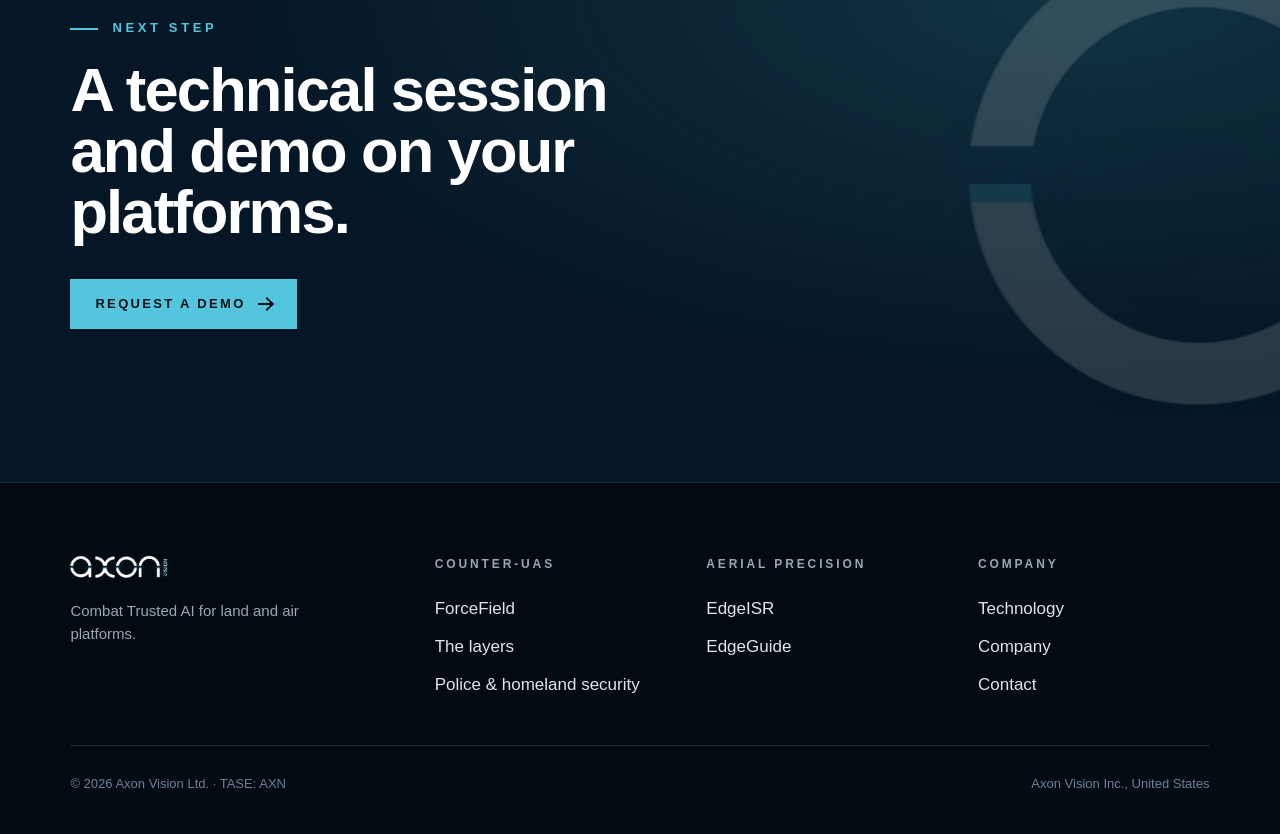
<file: site/technology.html>
<!doctype html>
<html lang="en">
<head>
<meta charset="utf-8">
<meta name="viewport" content="width=device-width, initial-scale=1">
<meta name="robots" content="noindex, nofollow">
<title>Technology | Axon Vision</title>
<meta name="description" content="Target sharing in action: each Axon product works on its own and, together, as one system. Every sensor feeds one Axon AI core.">
<meta name="theme-color" content="#030e18">
<meta property="og:title" content="Technology | Axon Vision">
<meta property="og:image" content="media/share-poster.jpg">
<link rel="icon" href="assets/brand/axon-favicon-64.png">
<link rel="stylesheet" href="assets/site.css">
<script src="assets/site.js" defer></script>
</head>
<body>
<a class="skip" href="#main">Skip to content</a>

<header class="nav">
  <a class="logo" href="index.html" aria-label="Axon Vision home"><img src="assets/brand/axon-logo-white.png" alt="Axon Vision" width="95" height="22"></a>
  <nav class="links" aria-label="Main">
    <a href="counter-uas.html">Counter-UAS</a>
    <a href="aerial-precision.html">Aerial Precision</a>
    <a href="technology.html" aria-current="page">Technology</a>
    <a href="company.html">Company</a>
  </nav>
  <a class="btn" href="contact.html">Contact</a>
  <button class="menu-btn" aria-expanded="false" aria-controls="menu" aria-label="Open menu"><span></span><span></span></button>
</header>
<div class="menu" id="menu" aria-hidden="true">
  <button class="menu-close" aria-label="Close menu"></button>
  <a href="index.html">Home</a>
  <a href="counter-uas.html">Counter-UAS</a>
  <a href="aerial-precision.html">Aerial Precision</a>
  <a href="technology.html" aria-current="page">Technology</a>
  <a href="company.html">Company</a>
  <a href="contact.html">Contact</a>
</div>

<main id="main">

  <section class="anim-block first" aria-labelledby="sys-h">
    <div class="over">
      <p class="kicker reveal">Technology &middot; Target sharing in action</p>
      <h1 class="t reveal" id="sys-h" style="--d:.08s">Each product stands alone. Together, one system.</h1>
      <p class="lead reveal" style="--d:.16s">Any sensor cues any shooter.</p>
    </div>
    <div class="stage">
      <div class="stage-inner">
        <iframe data-src="anim/connected-lethality-3d.html" data-eager data-restart title="Target sharing scenario: EdgeISR finds the targets, ForceField defeats the swarm, EdgeGuide strikes"
          data-args='{"labels":{"abrams":"MAIN BATTLE TANK","bradley":"INFANTRY FIGHTING VEHICLE","squad":"SQUAD","uas":"EDGEISR · ISR","feedUas":"EDGEISR · ISR FEED","nodes":[{"title":"EDGEISR","sub":"Detects and tracks"},{"title":"FORCEFIELD","sub":"Protects its platform"},{"title":"EDGEGUIDE","sub":"Seeks and strikes"}]}}'></iframe>
      </div>
      <button class="replay" type="button" data-replay>Replay</button>
    </div>
  </section>

  <section class="anim-block" aria-labelledby="core-h">
    <div class="over wide">
      <p class="kicker reveal">The AI core</p>
      <h2 class="t sm reveal" id="core-h" style="--d:.08s">Full protection with real-time AI sensor fusion.</h2>
    </div>
    <div class="stage">
      <div class="stage-inner">
        <iframe data-src="anim/ai-core.html" title="Every sensor feeds one Axon AI core: detection, classification, tracking and precision homing"></iframe>
        <p class="lane" style="left:136px;top:308px">Day camera (VIS)</p>
        <p class="lane" style="left:136px;top:446px">Thermal (IR)</p>
        <p class="lane" style="left:136px;top:584px">Short-wave IR (SWIR)</p>
        <p class="lane" style="left:136px;top:722px">Acoustic</p>
        <p class="lane" style="left:136px;top:860px">Radar</p>
        <p class="core-name" style="left:1000px;top:756px">Axon AI Core</p>
        <p class="out-name" style="left:1510px;top:551px">Detection</p>
        <p class="out-name" style="left:1510px;top:655px">Classification</p>
        <p class="out-name" style="left:1510px;top:759px">Tracking</p>
        <p class="out-name" style="left:1510px;top:863px">Precision homing</p>
      </div>
    </div>
  </section>

  <section class="full" id="target-sharing" aria-labelledby="share-h">
    <video data-src="media/share.mp4" poster="media/share-poster.jpg" muted loop playsinline preload="none" aria-hidden="true"></video>
    <div class="copy narrow">
      <p class="kicker reveal">Target sharing, in flight</p>
      <h2 class="h2 reveal" id="share-h" style="--d:.08s">The same target, re-identified across two air platforms.</h2>
      <p class="lead reveal" style="--d:.16s">Live and automated. No coordinates passed.</p>
      <div class="actions reveal" style="--d:.24s">
        <button class="btn solid" type="button" data-film="media/film-target-sharing.mp4" data-poster="media/film-target-sharing-poster.jpg" data-title="Target sharing: air to air"><span class="tri"></span>Watch the flight demo</button>
      </div>
    </div>
    <button class="vctl" type="button" aria-label="Pause background video"></button>
  </section>

  <section class="sec" aria-labelledby="agnostic-h">
    <div class="head">
      <p class="kicker reveal">OEM and platform agnostic</p>
      <h2 class="h2 reveal" id="agnostic-h" style="--d:.08s">Independent, agile, fast-deploy defense tech.</h2>
      <p class="lead reveal" style="--d:.16s">Focused on category-leading combat AI products.</p>
    </div>
    <ul class="caps">
      <li class="reveal">Manned and unmanned</li>
      <li class="reveal" style="--d:.06s">Land and airborne platforms</li>
      <li class="reveal" style="--d:.12s">Legacy and next-generation platforms</li>
      <li class="reveal" style="--d:.18s">Detection only, up to the full kill chain</li>
    </ul>
  </section>

  <section class="cta" aria-labelledby="cta-h">
    <img class="ring" src="assets/brand/axon-ring.png" alt="" aria-hidden="true">
    <p class="kicker reveal">Next step</p>
    <h2 class="h2 reveal" id="cta-h" style="--d:.08s">A technical session and demo on your platforms.</h2>
    <div class="actions reveal" style="--d:.16s">
      <a class="btn solid" href="contact.html">Request a demo <span class="arr"></span></a>
    </div>
  </section>

</main>

<footer class="foot">
  <div class="brand">
    <img src="assets/brand/axon-logo-white.png" alt="Axon Vision" width="103" height="24">
    <p>Combat Trusted AI for land and air platforms.</p>
  </div>
  <nav aria-label="Counter-UAS">
    <h2>Counter-UAS</h2>
    <a href="counter-uas.html">ForceField</a>
    <a href="counter-uas.html#layers">The layers</a>
    <a href="counter-uas.html#hls">Police &amp; homeland security</a>
  </nav>
  <nav aria-label="Aerial Precision">
    <h2>Aerial Precision</h2>
    <a href="aerial-precision.html#edgeisr">EdgeISR</a>
    <a href="aerial-precision.html#edgeguide">EdgeGuide</a>
  </nav>
  <nav aria-label="Company">
    <h2>Company</h2>
    <a href="technology.html">Technology</a>
    <a href="company.html">Company</a>
    <a href="contact.html">Contact</a>
  </nav>
  <div class="legal">
    <span>&copy; <span data-year>2026</span> Axon Vision Ltd. &middot; TASE: AXN</span>
    <span>Axon Vision Inc., United States</span>
  </div>
</footer>

<div class="film" role="dialog" aria-modal="true" aria-label="Film" aria-hidden="true">
  <span class="title"></span>
  <button class="x" type="button" aria-label="Close film"></button>
  <video controls playsinline preload="none"></video>
</div>
</body>
</html>
</file>
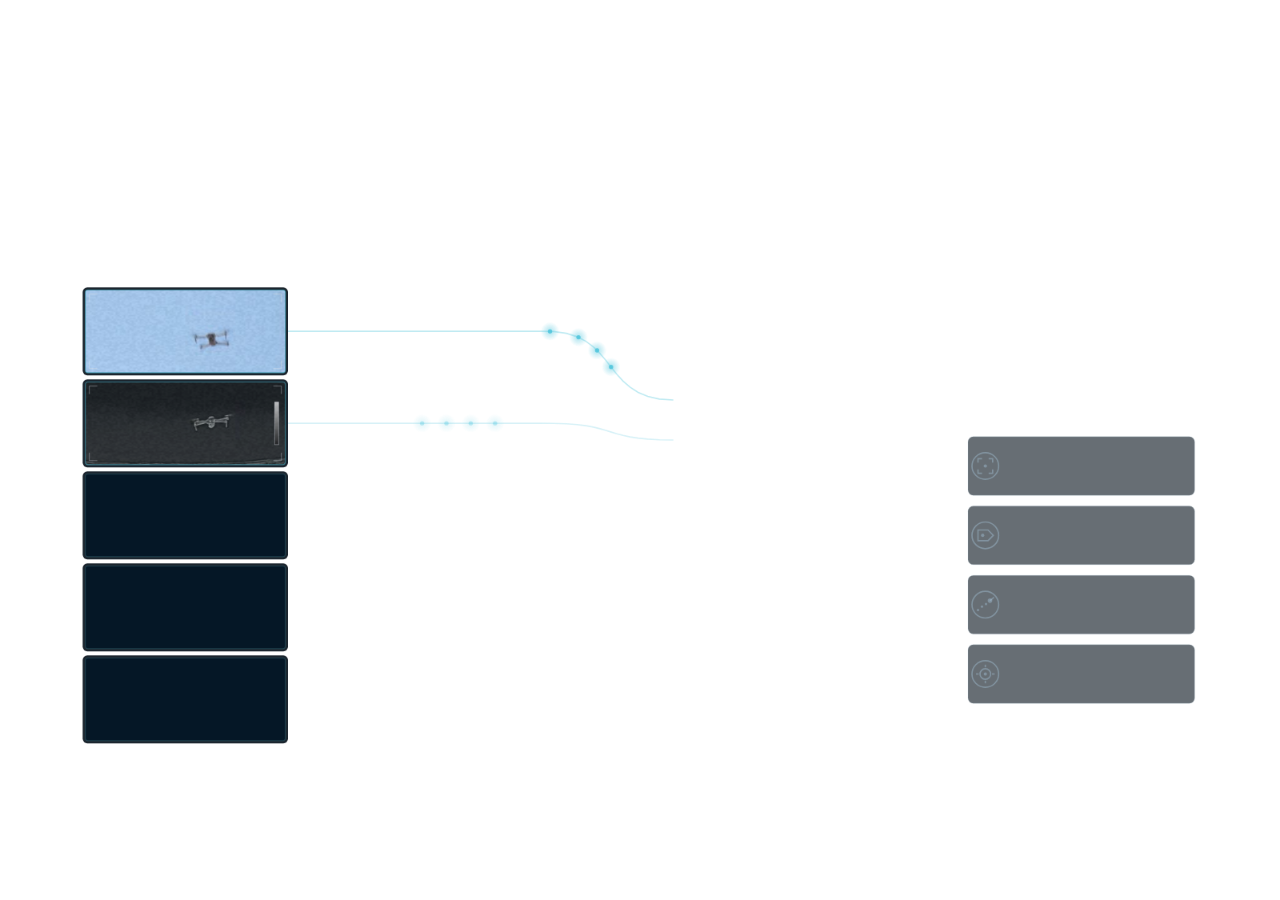
<file: site/anim/ai-core.html>
<!doctype html><html><head><meta charset="utf-8">
<style>html,body{margin:0;height:100%;overflow:hidden;background:transparent}canvas{display:block;width:100%;height:100%}img{display:none}</style>
</head><body>
<img id="vis" src="../media/photos/ai-core-vis.jpg" alt="">
<img id="ir" src="../media/photos/ai-core-ir.jpg" alt="">
<canvas id="c"></canvas><script>
'use strict';
const A = window.ARGS || (location.hash.length > 1 ? JSON.parse(decodeURIComponent(location.hash.slice(1))) : {});
const C = { cyan: '#53C6DD', steel: '#A3C0D6', red: '#FF5A4E', green: '#00FF88', white: '#FFFFFF', ink: '#051726', tile: '#0B2944', deep: '#071E33' };
const FONT = 'Arial, Helvetica, sans-serif', TAU = Math.PI * 2;
const clamp = (v, a, b) => Math.max(a, Math.min(b, v));
const sm = u => { u = clamp(u, 0, 1); return u * u * (3 - 2 * u); };
const eo = u => 1 - Math.pow(1 - clamp(u, 0, 1), 3);
const lerp = (a, b, u) => a + (b - a) * u;
const hx = h => [parseInt(h.slice(1, 3), 16), parseInt(h.slice(3, 5), 16), parseInt(h.slice(5, 7), 16)];
const rgba = (hex, a) => { const c = hx(hex); return 'rgba(' + c[0] + ',' + c[1] + ',' + c[2] + ',' + a + ')'; };
function rng(seed) { return () => { seed |= 0; seed = seed + 0x6D2B79F5 | 0; let x = Math.imul(seed ^ seed >>> 15, 1 | seed);
  x = x + Math.imul(x ^ x >>> 7, 61 | x) ^ x; return ((x ^ x >>> 14) >>> 0) / 4294967296; }; }
const hash = (a, b) => { let h = Math.imul(a | 0, 374761393) + Math.imul(b | 0, 668265263); h = Math.imul(h ^ h >>> 13, 1274126177); return ((h ^ h >>> 16) >>> 0) / 4294967296; };

/* ---------- layout (fixed: the deck's HTML names sit on these places) ---------- */
const ROWS = [362, 500, 638, 776, 914];                                  // input rows, centre y
const PAN = { x: 128, w: 300, h: 124 };                                  // the input panels
const CORE = { x: 1010, y: 430, w: 380, h: 300 };
const PORT = [465, 525, 585, 645, 705];                                  // where each lane enters the computer
const FV = { x: 1452, y: 300, w: 340, h: 191 };                         // the fused view (real footage)
const OROW = [520, 624, 728, 832], OH = 88;                              // the outputs' rows
const TLA = [0.5, 0.75, 1.0, 1.25, 1.5], T_CORE = 2.2, T_OUT = 3.0, TO = [3.6, 4.4, 5.2, 6.0];

/* ---------- the real feeds: 20 frames from Axon's ForceField test (day and thermal at the same moments) ---------- */
// the tracking box ForceField drew on each day frame, as fractions of the frame (x0, y0, x1, y1): the drone is inside it
const BOXV = [[0.0877, 0.0278, 0.3361, 0.4007], [0.0835, 0.0686, 0.333, 0.4416], [0.0981, 0.1317, 0.3476, 0.5046], [0.0939, 0.1391, 0.3434, 0.5121],
  [0.1086, 0.1354, 0.357, 0.5083], [0.1399, 0.1243, 0.3873, 0.4954], [0.1795, 0.1131, 0.428, 0.4842], [0.2296, 0.102, 0.4791, 0.475],
  [0.2923, 0.1187, 0.5407, 0.4898], [0.3549, 0.1335, 0.6023, 0.5083], [0.4259, 0.2616, 0.6743, 0.6345], [0.4969, 0.3858, 0.7463, 0.7607],
  [0.5073, 0.4545, 0.7547, 0.8275], [0.5157, 0.5213, 0.7641, 0.8942], [0.5219, 0.551, 0.7714, 0.9239], [0.5261, 0.5399, 0.7756, 0.9128],
  [0.5313, 0.5288, 0.7797, 0.9017], [0.5188, 0.5083, 0.7672, 0.8831], [0.5052, 0.4898, 0.7547, 0.8609], [0.4916, 0.4954, 0.7401, 0.8683]];
const NF = 20, FW = 320, FH = 180, ZM = 1.45, WW = FW / ZM, WH = FH / ZM;
const fIdx = t => { const k = Math.floor(Math.max(0, t) * 12.5) % (2 * NF - 2); return k < NF ? k : 2 * NF - 2 - k; };   // ping-pong at 12.5 fps
const fSrc = i => [(i % 5) * FW, Math.floor(i / 5) * FH];
const boxC = i => { const b = BOXV[i]; return [(b[0] + b[2]) / 2, (b[1] + b[3]) / 2, b[2] - b[0], b[3] - b[1]]; };
function win(i) { const [bx, by] = boxC(i); return [clamp(bx * FW - WW / 2, 0, FW - WW), clamp(by * FH - WH / 2, 0, FH - WH)]; }

/* ---------- canvas ---------- */
const cv = document.getElementById('c'), g = cv.getContext('2d');
const IMG = { vis: document.getElementById('vis'), ir: document.getElementById('ir') };
const ok = im => im.complete && im.naturalWidth > 0;
let K = 1, OX = 0, OY = 0, NZ = null, SW = null, SG = null, SPEC = null;
function size() {
  const D = Math.min(2, Math.max(1.25, window.devicePixelRatio || 1)), w = Math.round(innerWidth * D), h = Math.round(innerHeight * D);
  if (cv.width !== w || cv.height !== h) { cv.width = w; cv.height = h; }
  K = Math.min(cv.width / 1920, cv.height / 1080); OX = (cv.width - 1920 * K) / 2; OY = (cv.height - 1080 * K) / 2;
}
function rr(x, y, w, h, r) { g.beginPath(); g.moveTo(x + r, y); g.arcTo(x + w, y, x + w, y + h, r); g.arcTo(x + w, y + h, x, y + h, r); g.arcTo(x, y + h, x, y, r); g.arcTo(x, y, x + w, y, r); g.closePath(); }
function glow(x, y, r, color, a) { if (a <= 0.005) return; const gr = g.createRadialGradient(x, y, 0, x, y, r); gr.addColorStop(0, rgba(color, a)); gr.addColorStop(1, rgba(color, 0)); g.fillStyle = gr; g.fillRect(x - r, y - r, 2 * r, 2 * r); }
function text(s, x, y, size, color, align, alpha, sp) {
  if (alpha <= 0.01) return; g.globalAlpha = alpha; g.font = '700 ' + size + 'px ' + FONT; g.letterSpacing = (sp == null ? 1.5 : sp) + 'px';
  g.textAlign = align || 'left'; g.textBaseline = 'middle'; g.fillStyle = color; g.fillText(s, x, y); g.letterSpacing = '0px'; g.globalAlpha = 1;
}
const LW = 2.4;
function ink(a, fill) { g.globalAlpha = a; g.lineWidth = LW; g.lineJoin = 'round'; g.lineCap = 'round'; g.strokeStyle = C.cyan; g.fillStyle = fill || C.tile; }
function fs() { g.fill(); g.stroke(); }
function noiseTile() { const o = document.createElement('canvas'); o.width = 160; o.height = 90; const c = o.getContext('2d'), im = c.createImageData(160, 90), r = rng(77);
  for (let i = 0; i < im.data.length; i += 4) { const v = r() * 255 | 0; im.data[i] = im.data[i + 1] = im.data[i + 2] = v; im.data[i + 3] = 255; }
  c.putImageData(im, 0, 0); return o; }
const laneA = (i, t) => sm((t - TLA[i]) / 0.35);                          // a lane comes alive

/* ---------- the inputs: one panel per sensor, its own kind of data ---------- */
function panel(i, t, draw) {
  const x = PAN.x, y = ROWS[i] - PAN.h / 2, w = PAN.w, h = PAN.h, a = laneA(i, t), base = sm(t / 0.5);
  g.globalAlpha = base; g.fillStyle = 'rgba(3,14,24,0.9)'; rr(x - 4, y - 4, w + 8, h + 8, 7); g.fill(); g.globalAlpha = 1;
  g.save(); rr(x, y, w, h, 4); g.clip();
  g.fillStyle = C.ink; g.fillRect(x, y, w, h);
  if (a > 0) { g.globalAlpha = a; draw(x, y, w, h); g.globalAlpha = 1;
    if (!NZ) NZ = noiseTile(); const r = rng((t * 25) | 0); g.globalAlpha = 0.06 * a; g.drawImage(NZ, r() * 60, r() * 30, 100, 60, x, y, w, h); g.globalAlpha = 1;
    const u = t - TLA[i]; if (u < 0.3) { g.fillStyle = 'rgba(223,229,236,' + (0.5 * (1 - u / 0.3)) + ')'; g.fillRect(x, y, w, h); } }
  g.restore();
  g.globalAlpha = base; g.strokeStyle = rgba(C.cyan, 0.2 + 0.4 * a); g.lineWidth = 1.4; rr(x, y, w, h, 4); g.stroke(); g.globalAlpha = 1;
}
function camFrame(im, i, x, y, w, h, follow) {                           // a camera frame, cropped to the panel and kept on the drone
  if (!ok(im)) return; const [sx, sy] = fSrc(i), ar = w / h, ch = FW / ar, cy = boxC(i)[1] * FH;
  const top = follow ? clamp(cy - ch / 2, 0, FH - ch) : (FH - ch) * 0.25;
  g.drawImage(im, sx, sy + top, FW, ch, x, y, w, h);
}
function hudCorners(x, y, w, h) { g.strokeStyle = 'rgba(223,229,236,0.5)'; g.lineWidth = 1.2; const L = 12;
  [[x + 6, y + 6, 1, 1], [x + w - 6, y + 6, -1, 1], [x + 6, y + h - 6, 1, -1], [x + w - 6, y + h - 6, -1, -1]].forEach(([px, py, sx, sy]) => { g.beginPath(); g.moveTo(px, py + sy * L); g.lineTo(px, py); g.lineTo(px + sx * L, py); g.stroke(); }); }
function drawVIS(t) { panel(0, t, (x, y, w, h) => { camFrame(IMG.vis, fIdx(t), x, y, w, h, true); hudCorners(x, y, w, h); }); }
function drawIR(t) { panel(1, t, (x, y, w, h) => { camFrame(IMG.ir, fIdx(t), x, y, w, h, false); hudCorners(x, y, w, h);
  const gr = g.createLinearGradient(0, y + 30, 0, y + h - 30); gr.addColorStop(0, '#FFFFFF'); gr.addColorStop(1, '#000000');   // the white-hot scale
  g.fillStyle = gr; g.fillRect(x + w - 16, y + 30, 6, h - 60); g.strokeStyle = 'rgba(223,229,236,0.6)'; g.lineWidth = 1; g.strokeRect(x + w - 16, y + 30, 6, h - 60); }); }
function drawSWIR(t) { panel(2, t, (x, y, w, h) => {                       // monochrome, harder contrast: an illustration of SWIR
  if (!ok(IMG.vis)) return; if (!SW) { SW = document.createElement('canvas'); SW.width = FW; SW.height = FH; SG = SW.getContext('2d'); }
  const i = fIdx(t), [sx, sy] = fSrc(i); SG.filter = 'grayscale(1) contrast(2.2) brightness(0.62)'; SG.drawImage(IMG.vis, sx, sy, FW, FH, 0, 0, FW, FH); SG.filter = 'none';
  const ar = w / h, ch = FW / ar, cy = boxC(i)[1] * FH, top = clamp(cy - ch / 2, 0, FH - ch);
  g.drawImage(SW, 0, top, FW, ch, x, y, w, h); if (!NZ) NZ = noiseTile(); const r = rng(((t * 25) | 0) + 9); const ga = g.globalAlpha; g.globalAlpha = 0.1 * ga; g.drawImage(NZ, r() * 60, r() * 30, 100, 60, x, y, w, h); g.globalAlpha = ga;
  hudCorners(x, y, w, h); }); }
// the acoustic spectrogram: frequency up, time running left; a quadcopter's blade-pass tone and its harmonics
const SPW = 150, SPH = 62, SPDT = 0.03;
function drawAcoustic(t) { panel(3, t, (x, y, w, h) => {
  if (!SPEC) { SPEC = document.createElement('canvas'); SPEC.width = SPW; SPEC.height = SPH; }
  const sc = SPEC.getContext('2d'), im = sc.createImageData(SPW, SPH), d = im.data, tq = Math.floor(t / SPDT);
  for (let col = 0; col < SPW; col++) { const q = tq - (SPW - 1 - col), tau = q * SPDT, on = tau >= TLA[3] ? sm((tau - TLA[3]) / 0.4) : 0;
    const f0 = 182 + 7 * Math.sin(tau * 1.3) + 3 * Math.sin(tau * 3.1), am = 0.75 + 0.25 * Math.sin(tau * 2.2);
    for (let row = 0; row < SPH; row++) { const f = (SPH - 1 - row) / (SPH - 1) * 2000; let v = 0.1 + 0.22 * hash(q, row) + 0.12 * Math.exp(-f / 350);
      if (on > 0) for (let k = 1; k <= 9; k++) { const df = (f - k * f0) / 26; v += on * am * Math.pow(k, -0.55) * Math.exp(-df * df) * 1.05; }
      v = clamp(v, 0, 1); const o = (row * SPW + col) * 4;
      d[o] = v < 0.5 ? lerp(5, 22, v * 2) : lerp(22, v > 0.85 ? 255 : 83, (v - 0.5) * 2);
      d[o + 1] = v < 0.5 ? lerp(23, 92, v * 2) : lerp(92, v > 0.85 ? 255 : 198, (v - 0.5) * 2);
      d[o + 2] = v < 0.5 ? lerp(38, 124, v * 2) : lerp(124, v > 0.85 ? 255 : 221, (v - 0.5) * 2); d[o + 3] = 255; } }
  sc.putImageData(im, 0, 0); g.imageSmoothingEnabled = true; g.drawImage(SPEC, x, y, w, h); }); }
// the radar: a sector scope with range rings, the beam sweeping, the drone's return and its short track
const RADT = { az: 0.36, r0: 0.86, vr: -0.035 };
function beam(t) { return 0.96 * Math.sin(t * TAU / 2.4); }              // radians from boresight, +-55 degrees
function drawRadar(t) { panel(4, t, (x, y, w, h) => {
  const cx = x + w / 2, cy = y + h - 8, R = h - 18, S = 0.96, ga = g.globalAlpha;
  g.fillStyle = 'rgba(6,30,46,0.9)'; g.beginPath(); g.moveTo(cx, cy); g.arc(cx, cy, R, -Math.PI / 2 - S, -Math.PI / 2 + S); g.closePath(); g.fill();
  g.strokeStyle = 'rgba(83,198,221,0.32)'; g.lineWidth = 1; [1 / 3, 2 / 3, 1].forEach(k => { g.beginPath(); g.arc(cx, cy, R * k, -Math.PI / 2 - S, -Math.PI / 2 + S); g.stroke(); });
  [-S, -S / 2, 0, S / 2, S].forEach(a => { g.beginPath(); g.moveTo(cx, cy); g.lineTo(cx + Math.sin(a) * R, cy - Math.cos(a) * R); g.stroke(); });
  const r = rng(5); for (let i = 0; i < 26; i++) { const a = (r() * 2 - 1) * S, rd = R * (0.06 + 0.22 * r()), f = 0.25 + 0.5 * hash(i, (t * 6) | 0);   // ground clutter
    g.fillStyle = 'rgba(83,198,221,' + f * 0.6 + ')'; g.fillRect(cx + Math.sin(a) * rd - 1, cy - Math.cos(a) * rd - 1, 2.4, 2.4); }
  const b = beam(t), b0 = beam(t - 0.12), dir = Math.sign(b - b0) || 1;
  for (let k = 0; k < 14; k++) { const a = b - dir * k * 0.035; g.fillStyle = 'rgba(83,198,221,' + (0.28 * (1 - k / 14)) + ')'; g.beginPath(); g.moveTo(cx, cy); g.arc(cx, cy, R, -Math.PI / 2 + a - 0.02, -Math.PI / 2 + a + 0.02); g.closePath(); g.fill(); }
  g.strokeStyle = 'rgba(223,245,250,0.9)'; g.lineWidth = 1.6; g.beginPath(); g.moveTo(cx, cy); g.lineTo(cx + Math.sin(b) * R, cy - Math.cos(b) * R); g.stroke();
  let hit = -9; for (let s = 0; s <= 60; s++) { const ts = t - s * 0.04; if (Math.abs(beam(ts) - RADT.az) < 0.05) { hit = ts; break; } }   // the last time the beam crossed the drone
  const rd = R * (RADT.r0 + RADT.vr * t * 0.12), px = cx + Math.sin(RADT.az) * rd, py = cy - Math.cos(RADT.az) * rd, e = Math.exp(-(t - hit) / 0.9);
  for (let k = 1; k <= 5; k++) { const rk = R * (RADT.r0 + RADT.vr * (t - k * 0.9) * 0.12); g.fillStyle = 'rgba(223,245,250,' + 0.35 * (1 - k / 6) + ')'; g.beginPath(); g.arc(cx + Math.sin(RADT.az) * rk, cy - Math.cos(RADT.az) * rk, 1.6, 0, TAU); g.fill(); }
  g.globalAlpha = ga; glow(px, py, 14, C.cyan, 0.9 * e); g.fillStyle = 'rgba(255,255,255,' + (0.3 + 0.7 * e) + ')'; g.beginPath(); g.arc(px, py, 3, 0, TAU); g.fill(); }); }
const INPUT = [drawVIS, drawIR, drawSWIR, drawAcoustic, drawRadar];

/* ---------- lanes: input to computer ---------- */
function lanePt(i, u) {                                                  // straight from the panel, then a curve into the port
  const y0 = ROWS[i], y1 = PORT[i], x0 = PAN.x + PAN.w + 4, xa = 820, x1 = CORE.x, L1 = xa - x0, L2 = 220, s = u * (L1 + L2);
  if (s <= L1) return [x0 + s, y0];
  const v = (s - L1) / L2, a = [xa, y0], b = [xa + 110, y0], c = [x1 - 110, y1], d = [x1, y1], q = 1 - v;
  return [q * q * q * a[0] + 3 * q * q * v * b[0] + 3 * q * v * v * c[0] + v * v * v * d[0], q * q * q * a[1] + 3 * q * q * v * b[1] + 3 * q * v * v * c[1] + v * v * v * d[1]];
}
function lane(i, t) {
  const on = sm((t - TLA[i]) / 0.6); if (on <= 0) return;
  g.globalAlpha = 1; g.lineWidth = 2; g.strokeStyle = rgba(C.cyan, 0.16 + 0.24 * on); g.beginPath();
  for (let k = 0; k <= 40; k++) { const p = lanePt(i, k / 40); k ? g.lineTo(p[0], p[1]) : g.moveTo(p[0], p[1]); } g.stroke();
  const head = eo((t - TLA[i]) / 1.1);                                   // the first data run, then a steady stream
  for (let k = 0; k < 4; k++) { const u = head < 1 ? head - k * 0.06 : ((t * 0.32 + k / 4 + i * 0.13) % 1); if (u < 0 || u > 1) continue;
    const p = lanePt(i, u); glow(p[0], p[1], 14, C.cyan, 0.55 * on); g.fillStyle = rgba(C.cyan, on); g.beginPath(); g.arc(p[0], p[1], 3.2, 0, TAU); g.fill(); }
  g.globalAlpha = 1;
}

/* ---------- the Axon AI core: a rugged computer, its GPU lighting up ---------- */
function core(t) {
  const a = sm((t - 1.6) / 0.6), on = sm((t - T_CORE) / 0.6); if (a <= 0) return;
  const { x, y, w, h } = CORE, cx = x + w / 2;
  if (on > 0) glow(cx, y + h / 2, 300, C.cyan, 0.12 * on);
  ink(a, C.tile);
  for (let k = 0; k < 17; k++) { const fx = x + 30 + k * 20; g.beginPath(); g.moveTo(fx, y - 16); g.lineTo(fx, y); g.stroke(); }   // heat-sink fins
  g.beginPath(); g.moveTo(x + 22, y - 16); g.lineTo(x + w - 22, y - 16); g.stroke();
  rr(x, y, w, h, 18); fs();
  rr(x + 14, y + 14, w - 28, h - 28, 10); g.stroke();
  PORT.forEach(py => { rr(x - 10, py - 9, 20, 18, 3); fs(); });          // one connector per lane
  rr(x + w - 10, 571, 20, 18, 3); fs();                                 // the output connector
  const chip = { x: cx - 74, y: y + h / 2 - 74, s: 148 };                 // the GPU, its pins, its cores
  for (let k = 0; k < 7; k++) { const o = chip.x + 14 + k * 20; g.beginPath(); g.moveTo(o, chip.y - 12); g.lineTo(o, chip.y); g.moveTo(o, chip.y + chip.s); g.lineTo(o, chip.y + chip.s + 12); g.stroke();
    const p = chip.y + 14 + k * 20; g.beginPath(); g.moveTo(chip.x - 12, p); g.lineTo(chip.x, p); g.moveTo(chip.x + chip.s, p); g.lineTo(chip.x + chip.s + 12, p); g.stroke(); }
  rr(chip.x, chip.y, chip.s, chip.s, 10); g.fillStyle = C.deep; fs();
  const n = 5, cs = (chip.s - 28) / n;
  for (let r = 0; r < n; r++) for (let c = 0; c < n; c++) {
    const lit = sm((t - T_CORE - 0.1 - (c * n + r) * 0.03) / 0.25), sh = 0.5 + 0.5 * Math.sin(t * 3 + r * 1.7 + c);
    const px = chip.x + 14 + c * cs + 3, py = chip.y + 14 + r * cs + 3;
    g.globalAlpha = a; g.fillStyle = rgba(C.cyan, lit * (0.25 + 0.5 * sh)); g.fillRect(px, py, cs - 6, cs - 6);
    g.strokeStyle = rgba(C.cyan, 0.35 + 0.4 * lit); g.lineWidth = 1.2; g.strokeRect(px, py, cs - 6, cs - 6);
  }
  for (let k = 0; k < 3; k++) { g.globalAlpha = a; g.fillStyle = on > 0 && (t * 2 + k * 0.4) % 1 < 0.6 ? C.green : rgba(C.cyan, 0.3);
    g.beginPath(); g.arc(x + w - 40 - k * 16, y + h - 30, 4, 0, TAU); g.fill(); }
  g.globalAlpha = 1;
}

/* ---------- out of the core: the fused view (real footage) and the four outputs ---------- */
function bez(a, b, u) { const q = 1 - u, c1 = [a[0] + 40, a[1]], c2 = [b[0] - 40, b[1]];
  return [q * q * q * a[0] + 3 * q * q * u * c1[0] + 3 * q * u * u * c2[0] + u * u * u * b[0], q * q * q * a[1] + 3 * q * q * u * c1[1] + 3 * q * u * u * c2[1] + u * u * u * b[1]]; }
function wire(a, b, on, t, k) {
  if (on <= 0) return; g.globalAlpha = 1; g.lineWidth = 2; g.strokeStyle = rgba(C.cyan, 0.2 + 0.45 * on); g.beginPath();
  for (let j = 0; j <= 24; j++) { const p = bez(a, b, j / 24); j ? g.lineTo(p[0], p[1]) : g.moveTo(p[0], p[1]); } g.stroke();
  const u = (t * 0.5 + k * 0.23) % 1, p = bez(a, b, u); g.fillStyle = rgba(C.cyan, on); g.beginPath(); g.arc(p[0], p[1], 3, 0, TAU); g.fill();
}
function fused(t) {
  const { x, y, w, h } = FV, a = sm((t - T_OUT) / 0.5); if (a <= 0) return;
  const i = fIdx(t), [wx, wy] = win(i), map = (fx, fy) => [x + (fx * FW - wx) / WW * w, y + (fy * FH - wy) / WH * h];
  g.globalAlpha = a; g.fillStyle = 'rgba(3,14,24,0.9)'; rr(x - 5, y - 5, w + 10, h + 10, 8); g.fill();
  g.save(); rr(x, y, w, h, 5); g.clip(); g.fillStyle = C.ink; g.fillRect(x, y, w, h);
  if (ok(IMG.vis)) { const [sx, sy] = fSrc(i); g.drawImage(IMG.vis, sx + wx, sy + wy, WW, WH, x, y, w, h); }
  const [bx, by, bw, bh] = boxC(i), [px, py] = map(bx, by), hw = bw * ZM * w * 0.4, hh = bh * ZM * h * 0.38;
  const s1 = sm((t - TO[0]) / 0.35), s2 = sm((t - TO[1]) / 0.35), s3 = sm((t - TO[2]) / 0.35), s4 = sm((t - TO[3]) / 0.6);
  if (s3 > 0) for (let k = 1; k <= 8; k++) { const j = Math.max(0, i - k), [qx, qy] = boxC(j), q = map(qx, qy); g.globalAlpha = a * s3 * (1 - k / 9); g.fillStyle = C.cyan; g.beginPath(); g.arc(q[0], q[1], 2.4, 0, TAU); g.fill(); }
  if (s1 > 0) { g.globalAlpha = a * s1; g.strokeStyle = C.red; g.lineWidth = 2.2; g.strokeRect(px - hw, py - hh, 2 * hw, 2 * hh); }
  if (s2 > 0) { g.font = '700 12px ' + FONT; g.letterSpacing = '1.5px'; const lb = 'UAS', tw = g.measureText(lb).width + 12, lx = clamp(px - hw, x + 4, x + w - tw - 4), ly = py - hh - 20 < y + 4 ? py + hh + 4 : py - hh - 20;
    g.globalAlpha = a * s2; g.fillStyle = C.red; g.fillRect(lx, ly, tw, 16); g.fillStyle = C.white; g.textBaseline = 'middle'; g.textAlign = 'left'; g.fillText(lb, lx + 6, ly + 8.5); g.letterSpacing = '0px'; }
  if (s4 > 0) { const rad = lerp(70, Math.max(hw, hh) + 8, eo((t - TO[3]) / 0.6)); g.globalAlpha = a * s4; g.strokeStyle = C.cyan; g.lineWidth = 1.8;
    g.beginPath(); g.arc(px, py, rad, 0, TAU); g.stroke();
    for (let k = 0; k < 4; k++) { const an = k * Math.PI / 2; g.beginPath(); g.moveTo(px + Math.cos(an) * (rad + 4), py + Math.sin(an) * (rad + 4)); g.lineTo(px + Math.cos(an) * (rad + 14), py + Math.sin(an) * (rad + 14)); g.stroke(); }
    if (t > TO[3] + 0.6) text('LOCK', px, py + rad + 24 > y + h - 6 ? py - rad - 12 : py + rad + 16, 12, (t * 2) % 1 < 0.7 ? C.cyan : rgba(C.cyan, 0.4), 'center', a, 2); }
  g.restore();
  g.globalAlpha = a; g.fillStyle = 'rgba(4,19,31,0.82)'; g.font = '700 11px ' + FONT; g.letterSpacing = '1.5px'; const cw = g.measureText('FORCEFIELD · LIVE FIRE').width + 16; g.letterSpacing = '0px';
  rr(x + 8, y + h - 30, cw, 22, 3); g.fill(); text('FORCEFIELD · LIVE FIRE', x + 15, y + h - 18.5, 11, C.cyan, 'left', a, 1.5);
  g.globalAlpha = a; g.strokeStyle = C.cyan; g.lineWidth = 3; const L = 22, x0 = x - 9, y0 = y - 9, x1 = x + w + 9, y1 = y + h + 9;
  [[x0, y0, 1, 1], [x1, y0, -1, 1], [x0, y1, 1, -1], [x1, y1, -1, -1]].forEach(([qx, qy, sx, sy]) => { g.beginPath(); g.moveTo(qx, qy + sy * L); g.lineTo(qx, qy); g.lineTo(qx + sx * L, qy); g.stroke(); });
  g.globalAlpha = 1;
}
function oicon(k, x, y) {                                                // detection, classification, tracking, precision homing
  if (k === 0) { [[-1, -1], [1, -1], [-1, 1], [1, 1]].forEach(([sx, sy]) => { g.beginPath(); g.moveTo(x + sx * 11, y + sy * 5); g.lineTo(x + sx * 11, y + sy * 11); g.lineTo(x + sx * 5, y + sy * 11); g.stroke(); }); g.beginPath(); g.arc(x, y, 2.5, 0, TAU); g.fill(); }
  else if (k === 1) { g.beginPath(); g.moveTo(x - 11, y - 8); g.lineTo(x + 4, y - 8); g.lineTo(x + 12, y); g.lineTo(x + 4, y + 8); g.lineTo(x - 11, y + 8); g.closePath(); g.stroke(); g.beginPath(); g.arc(x - 4, y, 2.5, 0, TAU); g.fill(); }
  else if (k === 2) { [[-11, 8], [-5, 3], [1, -1], [7, -6]].forEach(([dx, dy], j) => { g.beginPath(); g.arc(x + dx, y + dy, j === 3 ? 3.4 : 1.8, 0, TAU); g.fill(); }); g.beginPath(); g.moveTo(x + 7, y - 6); g.lineTo(x + 13, y - 11); g.stroke(); }
  else { g.beginPath(); g.arc(x, y, 8, 0, TAU); g.stroke(); [[0, -1], [1, 0], [0, 1], [-1, 0]].forEach(([dx, dy]) => { g.beginPath(); g.moveTo(x + dx * 10, y + dy * 10); g.lineTo(x + dx * 14, y + dy * 14); g.stroke(); }); g.beginPath(); g.arc(x, y, 2.4, 0, TAU); g.fill(); }
}
function outputs(t) {
  const src = [CORE.x + CORE.w + 10, 580], base = sm((t - 0.3) / 0.6);
  wire(src, [FV.x - 12, FV.y + FV.h / 2], sm((t - T_OUT) / 0.4), t, 0);
  OROW.forEach((yy, k) => {
    const s = sm((t - TO[k]) / 0.35), cx = FV.x + 26, cy = yy + OH / 2;
    wire(src, [FV.x - 6, cy], s, t, k + 1);
    g.globalAlpha = base; g.fillStyle = 'rgba(3,14,24,0.6)'; rr(FV.x, yy, FV.w, OH, 8); g.fill();
    g.strokeStyle = s > 0 ? rgba(C.cyan, 0.2 + 0.5 * s) : 'rgba(163,192,214,0.2)'; g.lineWidth = 1.2; g.stroke();
    if (s > 0 && t - TO[k] < 1.2) glow(cx, cy, 46, C.cyan, 0.5 * (1 - (t - TO[k]) / 1.2));
    g.globalAlpha = base; g.strokeStyle = s > 0 ? C.cyan : 'rgba(163,192,214,0.45)'; g.fillStyle = g.strokeStyle; g.lineWidth = 2;
    g.beginPath(); g.arc(cx, cy, 20, 0, TAU); g.stroke(); oicon(k, cx, cy); g.globalAlpha = 1;
  });
}

/* ---------- the frame ---------- */
function draw(t) {
  size(); g.setTransform(1, 0, 0, 1, 0, 0); g.clearRect(0, 0, cv.width, cv.height); g.setTransform(K, 0, 0, K, OX, OY); g.globalAlpha = 1;
  for (let i = 0; i < 5; i++) lane(i, t);
  INPUT.forEach(f => f(t));
  core(t); outputs(t); fused(t);
}
const reduced = matchMedia('(prefers-reduced-motion: reduce)').matches;
let T0 = null, OFF = 0;
function setT(t) { const now = performance.now(); if (T0 === null) T0 = now; OFF = t - (now - T0) / 1000; }
function frame(now) { if (T0 === null) T0 = now; draw((now - T0) / 1000 + OFF); requestAnimationFrame(frame); }
window.__ai = { setT, draw };
const still = A.freeze != null ? +A.freeze : A.still != null ? +A.still : 9;
const start = () => { if (A.freeze != null || reduced) { draw(still); addEventListener('resize', () => draw(still)); } else requestAnimationFrame(frame); };
Promise.all(Object.values(IMG).map(im => im.decode ? im.decode().catch(() => {}) : Promise.resolve())).then(start);
</script></body></html>
</file>
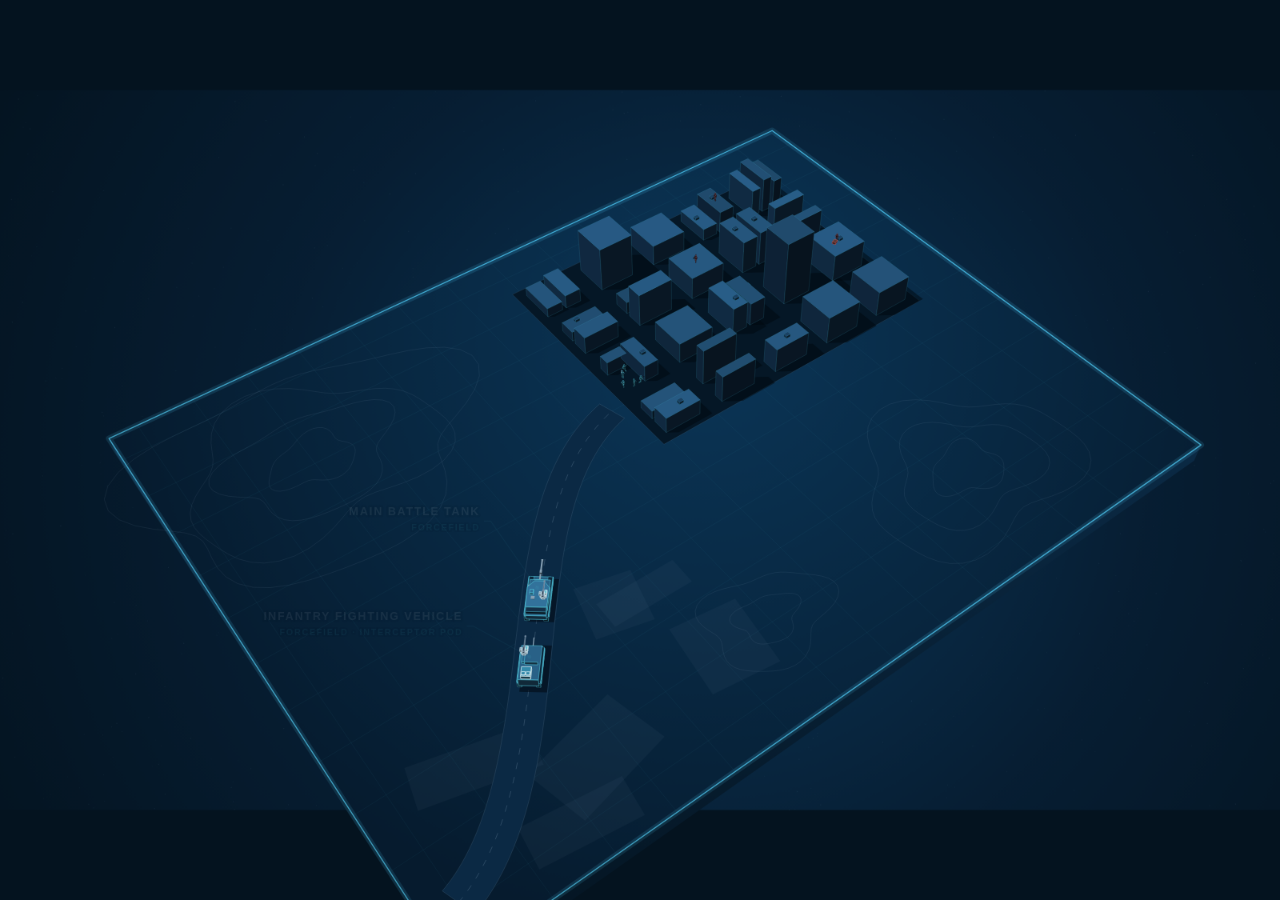
<file: site/anim/connected-lethality-3d.html>
<!doctype html><html><head><meta charset="utf-8">
<style>html,body{margin:0;height:100%;overflow:hidden;background:#051726}canvas{display:block;width:100%;height:100%}</style>
</head><body><canvas id="c"></canvas><script>
'use strict';
const A = window.ARGS || (location.hash.length > 1 ? JSON.parse(decodeURIComponent(location.hash.slice(1))) : {});
const LB = Object.assign({
  abrams: 'MAIN BATTLE TANK', abramsSub: 'FORCEFIELD', bradley: 'INFANTRY FIGHTING VEHICLE', bradleySub: 'FORCEFIELD · INTERCEPTOR POD',
  squad: 'SQUAD', uas: 'EDGEISR · ISR', hostile: 'HOSTILE', sharing: 'TARGET SHARING', shared: 'RE-ID',
  swarm: 'SWARM LAUNCH', handoff: 'HANDOFF', launch: 'EDGEGUIDE', lock: 'RE-ID LOCK', cued: 'CUED', homing: 'HOMING', done: 'SWARM DEFEATED',
  feedUas: 'EDGEISR · ISR FEED', feedFF: 'FORCEFIELD · SIGHT', feedSeeker: 'EDGEGUIDE · SEEKER', track: 'TRACK', engage: 'ENGAGE',
  ffTitle: 'FORCEFIELD', ffSub: 'AI KIT ON THE RCWS', egTitle: 'EDGEGUIDE', egSub: 'AXON AI CORE ON BOARD', core: 'AI CORE', seeker: 'SEEKER',
  nodes: [{ title: 'EDGEISR', sub: 'Detects and tracks' }, { title: 'FORCEFIELD', sub: 'Protects its platform' },
    { title: 'EDGEGUIDE', sub: 'Seeks and strikes' }],
  links: ['TARGET SHARING', 'HAND-OFF'], system: 'ONE SYSTEM'
}, A.labels || {});
const C = { cyan: '#53C6DD', steel: '#A3C0D6', red: '#FF5A4E', green: '#00FF88', white: '#FFFFFF', text2: '#DFE5EC',
  text3: '#C7D4E5', muted: '#9AA7B4', fire: '#FFC857', ink: '#051726' };
const FONT = 'Arial, Helvetica, sans-serif', D2R = Math.PI / 180, TAU = Math.PI * 2;

/* ---------- small maths ---------- */
const clamp = (v, a, b) => Math.max(a, Math.min(b, v));
const sm = u => { u = clamp(u, 0, 1); return u * u * (3 - 2 * u); };
const eo = u => 1 - Math.pow(1 - clamp(u, 0, 1), 3);
const lerp = (a, b, u) => a + (b - a) * u;
const env = (t, a, b, fi, fo) => (t < a || t > b) ? 0 : Math.min(fi ? sm((t - a) / fi) : 1, fo ? sm((b - t) / fo) : 1);
const angLerp = (a, b, u) => { const d = ((b - a + Math.PI * 3) % TAU) - Math.PI; return a + d * u; };
function rng(seed) { return () => { seed |= 0; seed = seed + 0x6D2B79F5 | 0; let x = Math.imul(seed ^ seed >>> 15, 1 | seed);
  x = x + Math.imul(x ^ x >>> 7, 61 | x) ^ x; return ((x ^ x >>> 14) >>> 0) / 4294967296; }; }
const hx = h => [parseInt(h.slice(1, 3), 16), parseInt(h.slice(3, 5), 16), parseInt(h.slice(5, 7), 16)];
const rgba = (hex, a) => { const c = hx(hex); return 'rgba(' + c[0] + ',' + c[1] + ',' + c[2] + ',' + a + ')'; };
const va = (a, b) => [a[0] + b[0], a[1] + b[1], a[2] + b[2]];
const vs = (a, b) => [a[0] - b[0], a[1] - b[1], a[2] - b[2]];
const vk = (a, k) => [a[0] * k, a[1] * k, a[2] * k];
const vd = (a, b) => a[0] * b[0] + a[1] * b[1] + a[2] * b[2];
const vx = (a, b) => [a[1] * b[2] - a[2] * b[1], a[2] * b[0] - a[0] * b[2], a[0] * b[1] - a[1] * b[0]];
const vl = a => Math.hypot(a[0], a[1], a[2]);
const vn = a => { const l = vl(a) || 1; return [a[0] / l, a[1] / l, a[2] / l]; };
const vlp = (a, b, u) => [lerp(a[0], b[0], u), lerp(a[1], b[1], u), lerp(a[2], b[2], u)];
const bz2 = (p, q, r, u) => { const a = (1 - u) * (1 - u), b = 2 * (1 - u) * u, c = u * u; return [a * p[0] + b * q[0] + c * r[0], a * p[1] + b * q[1] + c * r[1], a * p[2] + b * q[2] + c * r[2]]; };
const bz3 = (p, q, r, s, u) => { const w = 1 - u, a = w * w * w, b = 3 * w * w * u, c = 3 * w * u * u, d = u * u * u;
  return [a * p[0] + b * q[0] + c * r[0] + d * s[0], a * p[1] + b * q[1] + c * r[1] + d * s[1], a * p[2] + b * q[2] + c * r[2] + d * s[2]]; };
// 3x4 affine matrices, row major
function mm(a, b) { const r = new Array(12); for (let i = 0; i < 3; i++) { const o = i * 4; for (let j = 0; j < 4; j++)
  r[o + j] = a[o] * b[j] + a[o + 1] * b[4 + j] + a[o + 2] * b[8 + j] + (j === 3 ? a[o + 3] : 0); } return r; }
const mul = (...ms) => ms.reduce(mm);
const MT = (x, y, z) => [1, 0, 0, x, 0, 1, 0, y, 0, 0, 1, z];
const MS = k => [k, 0, 0, 0, 0, k, 0, 0, 0, 0, k, 0];
const MZ = a => { const c = Math.cos(a), s = Math.sin(a); return [c, -s, 0, 0, s, c, 0, 0, 0, 0, 1, 0]; };       // heading
const MP = a => { const c = Math.cos(a), s = Math.sin(a); return [c, 0, -s, 0, 0, 1, 0, 0, s, 0, c, 0]; };       // pitch up: +x tips to +z
const MX = a => { const c = Math.cos(a), s = Math.sin(a); return [1, 0, 0, 0, 0, c, -s, 0, 0, s, c, 0]; };       // roll
const ap = (m, p) => [m[0] * p[0] + m[1] * p[1] + m[2] * p[2] + m[3], m[4] * p[0] + m[5] * p[1] + m[6] * p[2] + m[7], m[8] * p[0] + m[9] * p[1] + m[10] * p[2] + m[11]];
const cols = (X, Y, Z, o) => [X[0], Y[0], Z[0], o[0], X[1], Y[1], Z[1], o[1], X[2], Y[2], Z[2], o[2]];
// a bone from o along dir: its own -z runs down the bone, +x faces forward (side is the figure's left)
function boneM(o, dir, side) { const Z = vk(vn(dir), -1); let X = vx(side, Z); if (vl(X) < 1e-6) X = vx([1, 0, 0], Z); X = vn(X); return cols(X, vx(Z, X), Z, o); }
// a frame at o with +x along xd and +z as near up as it can be (weapons)
function axisM(o, xd) { const X = vn(xd); let Y = vx([0, 0, 1], X); if (vl(Y) < 1e-6) Y = [0, 1, 0]; Y = vn(Y); return cols(X, Y, vx(X, Y), o); }
function ik2(S, H, a, b, pole) {                                         // two bones from S reaching for H, the joint bending toward pole
  const D = vs(H, S), d0 = vl(D) || 1e-6, dn = vk(D, 1 / d0), d = clamp(d0, Math.abs(a - b) + 1e-3, a + b - 1e-3);
  const x = (a * a - b * b + d * d) / (2 * d), h = Math.sqrt(Math.max(0, a * a - x * x));
  let pp = vs(pole, vk(dn, vd(pole, dn))); pp = vl(pp) < 1e-6 ? [0, 0, 1] : vn(pp);
  return { J: va(va(S, vk(dn, x)), vk(pp, h)), E: va(S, vk(dn, d)) };
}

/* ---------- camera, projection, clipping ---------- */
function mkCam(eye, at, fov, vp, ox, oy) {
  const f = vn(vs(at, eye)); let r = vx(f, [0, 0, 1]); if (vl(r) < 1e-6) r = [1, 0, 0]; r = vn(r); const u = vx(r, f);
  return { eye, f, r, u, F: (vp.h / 2) / Math.tan(fov * D2R / 2), cx: vp.x + vp.w / 2 + (ox || 0), cy: vp.y + vp.h / 2 + (oy || 0), near: 0.25 };
}
const toC = (c, p) => { const d = vs(p, c.eye); return [vd(d, c.r), vd(d, c.u), vd(d, c.f)]; };
const scr = (c, q) => [c.cx + q[0] / q[2] * c.F, c.cy - q[1] / q[2] * c.F, q[2]];
const P2 = (c, p) => { const q = toC(c, p); return q[2] < c.near ? null : scr(c, q); };
function clipN(cs, n) { const o = [];
  for (let i = 0; i < cs.length; i++) { const a = cs[i], b = cs[(i + 1) % cs.length], ia = a[2] >= n, ib = b[2] >= n;
    if (ia) o.push(a); if (ia !== ib) o.push(vlp(a, b, (n - a[2]) / (b[2] - a[2]))); }
  return o; }
function projPoly(c, P) { const cs = P.map(p => toC(c, p)), k = cs.some(q => q[2] < c.near) ? clipN(cs, c.near) : cs; return k.length < 3 ? null : k.map(q => scr(c, q)); }
function projSeg(c, a, b) { let p = toC(c, a), q = toC(c, b); if (p[2] < c.near && q[2] < c.near) return null;
  if (p[2] < c.near) p = vlp(p, q, (c.near - p[2]) / (q[2] - p[2])); else if (q[2] < c.near) q = vlp(q, p, (c.near - q[2]) / (p[2] - q[2]));
  return [scr(c, p), scr(c, q)]; }
function hull(P) { if (P.length < 3) return P; P = P.slice().sort((a, b) => a[0] - b[0] || a[1] - b[1]);
  const cr = (o, a, b) => (a[0] - o[0]) * (b[1] - o[1]) - (a[1] - o[1]) * (b[0] - o[0]), lo = [], up = [];
  for (const p of P) { while (lo.length >= 2 && cr(lo[lo.length - 2], lo[lo.length - 1], p) <= 0) lo.pop(); lo.push(p); }
  for (let i = P.length - 1; i >= 0; i--) { const p = P[i]; while (up.length >= 2 && cr(up[up.length - 2], up[up.length - 1], p) <= 0) up.pop(); up.push(p); }
  lo.pop(); up.pop(); return lo.concat(up); }

/* ---------- meshes: convex solids, faces counter-clockwise seen from outside ---------- */
const BOXF = [[4, 5, 6, 7], [0, 3, 2, 1], [0, 1, 5, 4], [1, 2, 6, 5], [2, 3, 7, 6], [3, 0, 4, 7]];
const boxW = (x0, y0, z0, x1, y1, z1) => ({ v: [[x0, y0, z0], [x1, y0, z0], [x1, y1, z0], [x0, y1, z0], [x0, y0, z1], [x1, y0, z1], [x1, y1, z1], [x0, y1, z1]], f: BOXF });
const boxC = (cx, cy, z0, sx, sy, sz) => boxW(cx - sx / 2, cy - sy / 2, z0, cx + sx / 2, cy + sy / 2, z0 + sz);
function prismM(poly, z0, z1) { const n = poly.length, v = [];       // a top-view outline extruded upwards
  poly.forEach(p => v.push([p[0], p[1], z0])); poly.forEach(p => v.push([p[0], p[1], z1]));
  const f = [poly.map((_, i) => n + i), poly.map((_, i) => n - 1 - i)];
  for (let i = 0; i < n; i++) { const j = (i + 1) % n; f.push([i, j, n + j, n + i]); }
  return { v, f }; }
function profM(prof, w) { const n = prof.length, h = w / 2, v = [];  // a side profile (x, z) extruded across the width
  prof.forEach(p => v.push([p[0], -h, p[1]])); prof.forEach(p => v.push([p[0], h, p[1]]));
  const f = [prof.map((_, i) => i), prof.map((_, i) => 2 * n - 1 - i)];
  for (let i = 0; i < n; i++) { const j = (i + 1) % n; f.push([i, n + i, n + j, j]); }
  return { v, f }; }
const mv = (m, M) => ({ v: m.v.map(p => ap(M, p)), f: m.f });          // a mesh moved into place once
const ring8 = (r, x0, y0) => Array.from({ length: 8 }, (_, i) => { const a = (i + 0.5) / 8 * TAU; return [(x0 || 0) + r * Math.cos(a), (y0 || 0) + r * Math.sin(a)]; });
function halfWheel(x0, r, zc, zt) { const P = [[x0 - r, zt]];           // a road wheel below the skirt, side profile
  for (let a = 200; a <= 340; a += 35) P.push([x0 + r * Math.cos(a * D2R), zc + r * Math.sin(a * D2R)]); P.push([x0 + r, zt]); return P; }
const wheels = (xs, r, zc, zt, y) => xs.flatMap(x => [1, -1].map(s => ({ m: mv(profM(halfWheel(x, r, zc, zt), 0.07), MT(0, s * y, 0)), mat: 'wheel' })));

/* ---------- materials: navy and steel for the world, cyan for Axon, red for the adversary; heat for the sensor views ---------- */
const MAT = {
  bld: { rgb: [24, 60, 94], top: [40, 92, 134], heat: 0.2, heatTop: 0.28, edge: 'rgba(83,198,221,0.17)' },
  roof: { rgb: [30, 72, 110], heat: 0.36, edge: 'rgba(83,198,221,0.14)' },
  hull: { rgb: [46, 108, 150], heat: 0.52, edge: 'rgba(83,198,221,0.72)' },
  turret: { rgb: [56, 126, 172], heat: 0.47, edge: 'rgba(83,198,221,0.72)' },
  track: { rgb: [14, 40, 62], heat: 0.64, edge: 'rgba(83,198,221,0.38)' },
  wheel: { rgb: [30, 62, 88], heat: 0.66, edge: 'rgba(83,198,221,0.32)' },
  rack: { rgb: [22, 52, 78], heat: 0.4, edge: 'rgba(83,198,221,0.42)' },
  steel: { rgb: [150, 178, 200], heat: 0.42, edge: null },
  rcws: { rgb: [118, 152, 176], top: [152, 184, 206], heat: 0.5, edge: 'rgba(223,245,250,0.55)' },
  gun: { rgb: [58, 76, 92], heat: 0.62, edge: 'rgba(163,192,214,0.4)' },
  sensor: { rgb: [83, 198, 221], heat: 0.56, edge: 'rgba(223,245,250,0.9)' },
  pod: { rgb: [58, 152, 188], heat: 0.46, edge: 'rgba(223,245,250,0.85)' },
  hole: { rgb: [5, 18, 30], heat: 0.12, edge: null },
  usCloth: { rgb: [78, 176, 198], heat: 0.95, edge: null },
  usGear: { rgb: [42, 112, 136], heat: 0.8, edge: null },
  arms: { rgb: [30, 42, 52], heat: 0.55, edge: null },
  foeCloth: { rgb: [104, 62, 70], heat: 0.95, edge: null },
  foeGear: { rgb: [64, 42, 50], heat: 0.8, edge: null },
  foeClothLit: { rgb: [255, 90, 78], heat: 0.96, edge: null },
  foeGearLit: { rgb: [172, 56, 50], heat: 0.82, edge: null },
  crate: { rgb: [74, 54, 52], top: [96, 66, 62], heat: 0.4, edge: 'rgba(255,90,78,0.4)' },
  drone: { rgb: [255, 90, 78], top: [255, 128, 112], heat: 0.86, edge: 'rgba(255,214,206,0.45)' },
  uas: { rgb: [178, 206, 226], heat: 0.5, edge: 'rgba(83,198,221,0.85)' },
  eg: { rgb: [176, 204, 222], top: [214, 232, 244], heat: 0.62, edge: 'rgba(83,198,221,0.9)' },          // the EdgeGuide drone
  egGlass: { rgb: [12, 36, 54], heat: 0.4, edge: 'rgba(223,245,250,0.9)' },
  core: { rgb: [83, 198, 221], top: [170, 236, 248], heat: 0.9, edge: 'rgba(223,245,250,0.95)' },        // the AI core inside it
  egIn: { rgb: [74, 96, 114], heat: 0.5, edge: 'rgba(163,192,214,0.5)' }
};
const LT = vn([-0.5, 0.35, 1]);                                          // light from the north-west, high
const SD = [0.5, -0.35];                                                  // shadows fall south-east, metres per metre of height
const cstr = (c, k) => 'rgb(' + Math.min(255, c[0] * k | 0) + ',' + Math.min(255, c[1] * k | 0) + ',' + Math.min(255, c[2] * k | 0) + ')';
function shade(m, n, mode, tone) {
  const d = Math.max(0, vd(n, LT)), top = n[2] > 0.7;
  if (mode === 'ir') { const h = (top && m.heatTop != null ? m.heatTop : m.heat) * (0.8 + 0.25 * d) * (tone || 1), v = clamp(h, 0, 1) * 255 | 0; return 'rgb(' + v + ',' + v + ',' + v + ')'; }
  return cstr(top && m.top ? m.top : m.rgb, (0.36 + 0.64 * d) * (tone || 1));
}

/* ---------- the world: metres, x east, y north, z up; vehicles, people and the UAS larger than life, as on a sand table ---------- */
const TB = { x0: -150, x1: 140, y0: -112, y1: 112, th: 8 };
const R0 = rng(11), BLD = [];
const addB = (x0, y0, x1, y1, h) => BLD.push({ x0, y0, x1, y1, h, tone: 0.86 + R0() * 0.26 });
for (let i = 0; i < 5; i++) for (let j = 0; j < 4; j++) {                 // a town of 16 m blocks and 8 m streets
  const bx = i * 24, by = j * 24;
  if (i === 0 && j === 1) { addB(bx + 9.5, by + 0.8, bx + 15.2, by + 15.2, 7); addB(bx + 0.8, by + 11, bx + 9, by + 15.2, 6); continue; }   // the squad's yard
  if (i === 3 && j === 1) { addB(bx + 2, by + 2, bx + 14, by + 14, 28); continue; }                                                        // a tower
  if (i === 1 && j === 3) { addB(bx + 1, by + 1, bx + 15, by + 15, 19); continue; }
  const n = 1 + Math.floor(R0() * 3), alongX = R0() < 0.5, low = i === 0 ? 0.6 : 1;
  for (let k = 0; k < n; k++) {
    let x0 = bx, x1 = bx + 16, y0 = by, y1 = by + 16;
    if (alongX) { x0 = bx + k * 16 / n; x1 = bx + (k + 1) * 16 / n; } else { y0 = by + k * 16 / n; y1 = by + (k + 1) * 16 / n; }
    if (n > 1 && R0() < 0.12) continue;                                   // an open lot
    addB(x0 + 0.8, y0 + 0.8, x1 - 0.8, y1 - 0.8, (5 + R0() * 11) * low);
  }
}
const nearestRoof = (x, y) => { let best = null, bd = 1e9;
  for (const b of BLD) { const cx = (b.x0 + b.x1) / 2, cy = (b.y0 + b.y1) / 2, d = Math.hypot(cx - x, cy - y); if (d < bd && b.h < 20) { bd = d; best = [cx, cy, b.h]; } }
  return best; };
const BM = BLD.map(b => ({ m: boxW(b.x0, b.y0, 0, b.x1, b.y1, b.h), tone: b.tone }));
const ROOF = [];
BLD.forEach(b => { if (R0() < 0.4 && b.x1 - b.x0 > 4.5 && b.y1 - b.y0 > 4.5) { const cx = lerp(b.x0, b.x1, 0.25 + R0() * 0.5), cy = lerp(b.y0, b.y1, 0.25 + R0() * 0.5);
  ROOF.push(boxC(cx, cy, b.h, 1.8, 1.4, 1.1)); } });
const SHAD = BLD.map(b => { const P = [[b.x0, b.y0], [b.x1, b.y0], [b.x1, b.y1], [b.x0, b.y1]], Q = P.concat(P.map(p => [p[0] + SD[0] * b.h, p[1] + SD[1] * b.h]));
  return hull(Q).map(p => [p[0], p[1], 0.03]); });
// the enemy, in the order the UAS finds them (T1..T5): a fighter walking north up a street, an RPG gunner and a rifleman on
// the roofs, two drone operators beside their launch crates (T4 on a roof, T5 in the street)
const HOS = [[44, 68, 0], nearestRoof(52, 56), nearestRoof(84, 78), nearestRoof(104, 32), [68, 44, 0]];
const DET = [7.0, 8.2, 9.4, 10.6, 11.8];
const hosAt = (i, t) => i === 0 ? [44, 62.85 + 0.45 * t, 0] : HOS[i];
const CRATE = [va(HOS[4], [-2.4, 1.1, 0]), va(HOS[3], [-2.2, -1.2, 0])];
// the squad holds a yard on the west edge of the town, facing out
const SQUAD = [{ p: [8.2, 25.6, 0], h: 0.05, pose: 'kneel' }, { p: [5.0, 25.2, 0], h: -0.7, pose: 'stand' }, { p: [2.2, 27.6, 0], h: -2.3, pose: 'kneel' },
  { p: [4.2, 30.8, 0], h: 0.5, pose: 'stand', radio: true }, { p: [6.9, 33.4, 0], h: 1.35, pose: 'kneel' }];
const SQC = [5, 29.6, 0];

// the approach road and the two vehicles on it
const RP = [[-140, -98], [-96, -84], [-62, 6], [-8, 20]];
const ROAD = (() => { const pts = [], len = [0];
  for (let i = 0; i <= 90; i++) { const u = i / 90, w = 1 - u, a = w * w * w, b = 3 * w * w * u, c = 3 * w * u * u, d = u * u * u;
    pts.push([a * RP[0][0] + b * RP[1][0] + c * RP[2][0] + d * RP[3][0], a * RP[0][1] + b * RP[1][1] + c * RP[2][1] + d * RP[3][1]]);
    if (i) len.push(len[i - 1] + Math.hypot(pts[i][0] - pts[i - 1][0], pts[i][1] - pts[i - 1][1])); }
  return { pts, len, L: len[90] }; })();
function roadAt(d) { d = clamp(d, 0, ROAD.L); let i = 1; while (i < 90 && ROAD.len[i] < d) i++;
  const u = (d - ROAD.len[i - 1]) / ((ROAD.len[i] - ROAD.len[i - 1]) || 1), p = ROAD.pts[i - 1], q = ROAD.pts[i];
  return { p: [lerp(p[0], q[0], u), lerp(p[1], q[1], u), 0], h: Math.atan2(q[1] - p[1], q[0] - p[0]) }; }
const VS = 1.9, RCS = 1.5;
const ABR = { d0: 58, d1: ROAD.L - 6, cue: 1, targets: [0, 1, 2], rcws: [-0.9, -0.95, 2.3], parts: [
  { m: boxC(0, 1.52, 0, 7.9, 0.72, 1.0), mat: 'track' }, { m: boxC(0, -1.52, 0, 7.9, 0.72, 1.0), mat: 'track' },
  { m: profM([[-3.95, 0.4], [3.35, 0.4], [3.98, 0.95], [3.05, 1.38], [-3.95, 1.38]], 3.3), mat: 'hull' },
  { m: boxC(0.25, 1.93, 0.45, 7.3, 0.08, 0.6), mat: 'hull' }, { m: boxC(0.25, -1.93, 0.45, 7.3, 0.08, 0.6), mat: 'hull' },          // side skirts
  { m: prismM([[-2.9, -1.7], [0.9, -1.78], [2.15, -0.75], [2.15, 0.75], [0.9, 1.78], [-2.9, 1.7]], 1.38, 2.3), mat: 'turret' },
  { m: boxW(-3.72, -1.6, 1.5, -2.9, 1.6, 2.16), mat: 'rack' },                                                                   // bustle rack
  { m: boxC(2.3, 0, 1.5, 0.42, 0.98, 0.66), mat: 'turret' },                                                                    // gun mantlet
  { m: boxC(4.4, 0, 1.7, 4.6, 0.26, 0.26), mat: 'steel' }, { m: boxC(4.3, 0, 1.66, 0.6, 0.36, 0.34), mat: 'steel' },            // gun, bore evacuator
  { m: boxC(6.62, 0, 1.68, 0.2, 0.32, 0.3), mat: 'steel' },
  { m: boxC(-0.2, 0.95, 2.3, 0.7, 0.55, 0.45), mat: 'turret' },                                                                 // sight head
  { m: boxC(-1.15, 0.7, 2.3, 0.6, 0.6, 0.07), mat: 'steel' },                                                                   // loader's hatch
  { m: boxC(1.3, 1.62, 1.95, 0.32, 0.2, 0.22), mat: 'steel' }, { m: boxC(1.3, -1.62, 1.95, 0.32, 0.2, 0.22), mat: 'steel' }]    // smoke dischargers
  .concat(wheels([-3.0, -2.0, -1.0, 0, 1.0, 2.0, 3.0], 0.34, 0.38, 0.45, 1.9)) };
const TUBES = [[-2.68, 0.71], [-1.92, 0.71], [-2.68, -0.01], [-1.92, -0.01]];
const BRD = { d0: 32, d1: ROAD.L - 27, cue: 3, targets: [3, 4], rcws: [1.55, 1.05, 2.05], parts: [
  { m: boxC(0, 1.45, 0, 6.6, 0.66, 1.0), mat: 'track' }, { m: boxC(0, -1.45, 0, 6.6, 0.66, 1.0), mat: 'track' },
  { m: profM([[-3.3, 0.4], [2.55, 0.4], [3.3, 1.05], [2.85, 2.05], [-3.3, 2.05]], 3.15), mat: 'hull' },
  { m: boxC(0.1, 1.82, 0.45, 6.0, 0.07, 0.55), mat: 'hull' }, { m: boxC(0.1, -1.82, 0.45, 6.0, 0.07, 0.55), mat: 'hull' },
  { m: prismM([[-0.6, -1.25], [1.1, -1.25], [1.45, -0.8], [1.45, 0.45], [1.1, 0.75], [-0.6, 0.75]], 2.05, 2.8), mat: 'turret' },
  { m: boxC(2.75, -0.25, 2.32, 2.6, 0.16, 0.16), mat: 'steel' },
  { m: boxC(0.3, 1.02, 2.12, 1.5, 0.42, 0.45), mat: 'hull' },
  { m: boxC(-2.3, 0.35, 2.05, 1.7, 1.5, 0.75), mat: 'pod' }]
  .concat(TUBES.map(p => ({ m: boxC(p[0], p[1], 2.8, 0.52, 0.52, 0.035), mat: 'hole' })))
  .concat(wheels([-2.5, -1.5, -0.5, 0.5, 1.5, 2.5], 0.3, 0.34, 0.45, 1.79)) };
// the remote weapon station, in its own metres: a turntable and cradle that turn, a .50 cal, its ammunition box and the
// EO and thermal sight that elevate together about the trunnion (PIV)
const PIV = 0.56;
const RCP = {
  turn: [{ m: prismM(ring8(0.36), 0, 0.16), mat: 'rcws' }, { m: boxC(0, 0, 0.16, 0.4, 0.46, 0.18), mat: 'rcws' },
    { m: boxC(0, 0.14, 0.34, 0.26, 0.06, 0.32), mat: 'rcws' }, { m: boxC(0, -0.14, 0.34, 0.26, 0.06, 0.32), mat: 'rcws' }],
  gun: [{ m: boxC(-0.02, 0, -0.1, 0.62, 0.2, 0.2), mat: 'gun' }, { m: boxC(-0.04, 0, 0.1, 0.5, 0.16, 0.04), mat: 'gun' },
    { m: boxC(0.4, 0, -0.04, 0.22, 0.1, 0.1), mat: 'gun' }, { m: boxC(0.98, 0, -0.04, 1.12, 0.065, 0.065), mat: 'gun' },
    { m: boxC(1.59, 0, -0.04, 0.1, 0.1, 0.1), mat: 'gun' }],
  side: [{ m: boxC(-0.04, 0.29, -0.12, 0.34, 0.2, 0.3), mat: 'rcws' }, { m: boxC(0.08, -0.31, -0.06, 0.42, 0.22, 0.3), mat: 'sensor' },
    { m: boxC(0.3, -0.36, 0.04, 0.03, 0.09, 0.11), mat: 'hole' }, { m: boxC(0.3, -0.25, 0.1, 0.03, 0.07, 0.07), mat: 'hole' }]
};
const MUZ = [1.66, 0, -0.04], LENS = [0.32, -0.33, 0.09], EJECT = [0.02, -0.12, -0.06];
const LID = boxC(0, 0, 0, 0.56, 0.56, 0.08);
const vstate = (V, t) => roadAt(lerp(V.d0, V.d1, Math.sin(Math.PI / 2 * clamp(t / 7, 0, 1))));    // rolling from the start, braking to a halt at 7 s
const vmat = s => mul(MT(s.p[0], s.p[1], 0), MZ(s.h), MS(VS));
const ABR_END = vstate(ABR, 99), BRD_END = vstate(BRD, 99);
const UASP = [profM([[-3.0, -0.38], [2.3, -0.38], [3.1, 0], [2.3, 0.4], [-3.0, 0.22]], 0.72), boxC(0.25, 0, 0.02, 1.15, 10.4, 0.13),
  boxC(-2.75, 0, 0.1, 0.75, 3.4, 0.09), boxC(-2.85, 0, 0.18, 0.8, 0.09, 1.05), boxC(1.6, 0, -0.62, 0.42, 0.42, 0.34)];

// people: jointed figures in their own metres (x forward, y left), posed by hip height, lean, feet and the weapon in the
// torso frame; the hands reach the weapon's grips. FIG_S scales them up like the vehicles.
const FIG_S = 2.0;
const FB = {
  thigh: boxC(0, 0, -0.44, 0.15, 0.15, 0.44), shin: boxC(0, 0, -0.42, 0.12, 0.12, 0.42), boot: boxC(0.05, 0, -0.47, 0.25, 0.12, 0.08),
  pelvis: boxC(0, 0, -0.1, 0.2, 0.32, 0.2), torso: boxC(0, 0, 0, 0.22, 0.36, 0.52), neck: boxC(0, 0, 0.48, 0.1, 0.1, 0.1),
  plate: boxC(0.02, 0, 0.13, 0.3, 0.4, 0.35), pack: boxC(-0.2, 0, 0.12, 0.13, 0.3, 0.34), rig: boxC(0.06, 0, 0.16, 0.24, 0.34, 0.2),
  head: boxC(0.01, 0, 0.03, 0.19, 0.17, 0.22), helmet: [prismM(ring8(0.135), 0.1, 0.2), prismM(ring8(0.1), 0.2, 0.28)],
  hood: boxC(-0.01, 0, 0.02, 0.23, 0.21, 0.26), upArm: boxC(0, 0, -0.29, 0.09, 0.09, 0.29), foreArm: boxC(0, 0, -0.27, 0.08, 0.08, 0.27)
};
const WPN = {                                                             // along +x; grip for the right hand, fore for the left
  rifle: { parts: [boxC(0.17, 0, 0.02, 0.8, 0.045, 0.07), boxC(0.12, 0, -0.07, 0.06, 0.035, 0.12), boxC(-0.3, 0, -0.01, 0.17, 0.04, 0.12)], grip: [0, 0, -0.03], fore: [0.3, 0, -0.01] },
  ak: { parts: [boxC(0.15, 0, 0.02, 0.84, 0.045, 0.07), mv(boxC(0, 0, -0.08, 0.07, 0.035, 0.15), mul(MT(0.17, 0, -0.01), MP(0.4))), boxC(-0.32, 0, -0.01, 0.17, 0.04, 0.12)], grip: [0, 0, -0.03], fore: [0.3, 0, -0.01] },
  rpg: { parts: [boxC(0.1, 0, 0, 1.0, 0.1, 0.1), boxC(0.7, 0, -0.03, 0.26, 0.17, 0.17)], grip: [0.12, 0, -0.08], fore: [0.42, 0, -0.07] },
  ctrl: { parts: [boxC(0.02, 0, 0, 0.14, 0.26, 0.05)], grip: [0, -0.12, 0.02], fore: [0, 0.12, 0.02] }
};
const W_READY = { o: [0.16, -0.05, 0.36], d: [0.92, 0.12, -0.32] }, W_AIM = { o: [0.12, -0.13, 0.44], d: [1, 0.03, 0] };
const KNEEL = { hz: 0.5, feet: [[0.46, 0.15, 0.07], [-0.42, -0.12, 0.1]], kp: [[1, 0, 0.5], [1, 0, -1.2]] };
const POSE = {
  stand: { hz: 0.88, lean: 0.05, feet: [[0.07, 0.14, 0.07], [-0.05, -0.14, 0.07]], w: W_READY },
  kneel: Object.assign({ lean: 0.12, w: W_AIM }, KNEEL),
  cover: { hz: 0.56, lean: 0.55, feet: [[0.3, 0.16, 0.07], [-0.14, -0.15, 0.07]], w: W_READY },
  rpg: Object.assign({ lean: 0.08, w: { o: [-0.12, -0.19, 0.53], d: [1, 0, 0.06] } }, KNEEL),
  op: Object.assign({ lean: 0.25, w: { o: [0.36, 0, 0.18], d: [1, 0, -0.15] } }, KNEEL)
};
function walkPose(ph) { const f = q => [0.27 * Math.sin(q), 0.07 + 0.09 * Math.max(0, Math.cos(q))], L = f(ph), R = f(ph + Math.PI);
  return { hz: 0.87 - 0.015 * Math.cos(2 * ph), lean: 0.08, feet: [[L[0], 0.13, L[1]], [R[0], -0.13, R[1]]], w: W_READY }; }
function blendPose(P, Q, u) { if (u <= 0) return P; if (u >= 1) return Q;
  const kp = (P.kp || Q.kp) ? [0, 1].map(k => vlp((P.kp || [[1, 0, 0.5], [1, 0, 0.5]])[k], (Q.kp || [[1, 0, 0.5], [1, 0, 0.5]])[k], u)) : null;
  return { hz: lerp(P.hz, Q.hz, u), lean: lerp(P.lean, Q.lean, u), feet: [0, 1].map(k => vlp(P.feet[k], Q.feet[k], u)), kp,
    w: { o: vlp(P.w.o, Q.w.o, u), d: vlp(P.w.d, Q.w.d, u) } }; }
const CRM = boxC(0, 0, 0, 0.9, 0.62, 0.42);                             // a launch crate, figure metres
// a quadcopter with a charge slung under it, larger than life
const DSC = 2.4;
const QM = [boxC(0, 0, -0.07, 0.34, 0.22, 0.13), boxC(0.02, 0, -0.21, 0.24, 0.12, 0.15)]
  .concat([1, -1].map(s => mv(boxC(0, 0, -0.03, 1.0, 0.06, 0.04), MZ(s * Math.PI / 4))))
  .concat([[1, 1], [1, -1], [-1, 1], [-1, -1]].map(([a, b]) => boxC(a * 0.354, b * 0.354, -0.04, 0.1, 0.1, 0.09)));
// the EdgeGuide attack drone, in metres along +x (the nose): a tube-launched body, a seeker window, four pop-out wings, a
// fin and a pusher prop; inside, the AI core wired to the seeker, the warhead, the battery and the motor (seen when the
// skin turns see-through)
function frustX(r0, r1, x0, x1) { const a = ring8(r0), b = ring8(r1), v = [];      // an eight-sided frustum along x
  a.forEach(p => v.push([x0, p[0], p[1]])); b.forEach(p => v.push([x1, p[0], p[1]]));
  const f = [a.map((_, i) => 7 - i), b.map((_, i) => 8 + i)];
  for (let i = 0; i < 8; i++) { const j = (i + 1) % 8; f.push([i, j, 8 + j, 8 + i]); }
  return { v, f }; }
const EGSC = 1.15;
const EGB = [frustX(0.15, 0.15, -1.0, 1.0), frustX(0.15, 0.075, 1.0, 1.2), frustX(0.09, 0.15, -1.12, -1.0), boxW(-0.98, -0.012, 0.12, -0.72, 0.012, 0.42)];
const EGW = frustX(0.075, 0.05, 1.2, 1.235);
const EGWING = { fl: boxW(-0.1, 0, -0.0125, 0.1, 0.95, 0.0125), fr: boxW(-0.1, -0.95, -0.0125, 0.1, 0, 0.0125),
  rl: boxW(-0.085, 0, -0.0125, 0.085, 0.75, 0.0125), rr: boxW(-0.085, -0.75, -0.0125, 0.085, 0, 0.0125) };
const EGIN = [[boxW(-0.08, -0.1, -0.075, 0.42, 0.1, 0.075), 'core'], [boxW(0.95, -0.075, -0.075, 1.13, 0.075, 0.075), 'core'],
  [boxW(0.5, -0.11, -0.1, 0.92, 0.11, 0.1), 'egIn'], [boxW(-0.72, -0.11, -0.1, -0.14, 0.11, 0.1), 'egIn'], [boxW(-1.05, -0.08, -0.08, -0.8, 0.08, 0.08), 'egIn']];

// terrain dressing: the table, fields, contour rings, a grid
const FIELDS = (() => { const r = rng(5), o = [];
  for (let i = 0; i < 9; i++) { const cx = -130 + r() * 110, cy = -100 + r() * 70, w = 14 + r() * 22, h = 10 + r() * 16, a = (r() - 0.5) * 0.6, c = Math.cos(a), s = Math.sin(a);
    if (Math.hypot(cx + 80, cy + 50) < 22) continue;
    o.push([[-w, -h], [w, -h], [w, h], [-w, h]].map(p => [cx + p[0] / 2 * c - p[1] / 2 * s, cy + p[0] / 2 * s + p[1] / 2 * c, 0.02])); }
  return o; })();
const CONT = (() => { const o = [], r = rng(3);
  [[-100, 62, 4, 11], [70, -72, 3, 10], [-20, -78, 2, 8]].forEach(([cx, cy, n, s]) => { for (let k = 1; k <= n; k++) {
    const R = k * s, ph = r() * 6, ring = [];
    for (let i = 0; i <= 64; i++) { const a = i / 64 * TAU, rr = R * (1 + 0.16 * Math.sin(3 * a + ph) + 0.08 * Math.sin(5 * a + ph * 2)); ring.push([cx + rr * Math.cos(a) * 1.3, cy + rr * Math.sin(a), 0.02]); }
    o.push(ring); } });
  return o; })();
const GRID = (() => { const o = []; for (let x = -140; x <= 140; x += 20) o.push([[x, TB.y0, 0.01], [x, TB.y1, 0.01]]); for (let y = -100; y <= 100; y += 20) o.push([[TB.x0, y, 0.01], [TB.x1, y, 0.01]]); return o; })();
const TOWNB = [[-3, -3, 0.02], [115, -3, 0.02], [115, 91, 0.02], [-3, 91, 0.02]];
const ROADP = (() => { const L = [], R = []; ROAD.pts.forEach((p, i) => { const q = ROAD.pts[Math.min(90, i + 1)], o = ROAD.pts[Math.max(0, i - 1)], h = Math.atan2(q[1] - o[1], q[0] - o[0]), nx = -Math.sin(h) * 5.5, ny = Math.cos(h) * 5.5;
  L.push([p[0] + nx, p[1] + ny, 0.025]); R.push([p[0] - nx, p[1] - ny, 0.025]); }); return L.concat(R.reverse()); })();

/* ---------- the scenario: every position is a function of t (seconds since the slide opened) ---------- */
const TL = { scan: 6.0, uasIn: 3.0, uasOrbit: 6.0, share: 12.8, swarm: 17.6, zin: 18.3, ff: 20.1, zout: 24.7, wide: 26.5,
  handoff: 28.2, zin2: 28.9, pod: 30.5, launch: 30.8, xr0: 31.6, xr1: 33.6, zout2: 33.3, wide2: 34.9, lock: 34.2, hit: 36.0, end: 36.8 };
const PH = [0, TL.scan, TL.share, TL.swarm, TL.ff, TL.handoff, TL.pod, TL.end];        // the beats a forward key jumps to
const ORB = { c: [66, 52], r: 38, z: 42, w: TAU / 20, th0: Math.PI * 0.12 };
function uasAt(t) {
  if (t < TL.uasIn) return null;
  const E = [ORB.c[0] + ORB.r * Math.cos(ORB.th0), ORB.c[1] + ORB.r * Math.sin(ORB.th0), ORB.z], tg = [-Math.sin(ORB.th0), Math.cos(ORB.th0), 0];
  if (t < TL.uasOrbit) { const d = ORB.r * ORB.w * (TL.uasOrbit - t); return { p: [E[0] - tg[0] * d, E[1] - tg[1] * d, ORB.z + 10 * sm(d / 60)], h: Math.atan2(tg[1], tg[0]), roll: 0, a: sm((t - TL.uasIn) / 0.5) }; }
  const th = ORB.th0 + ORB.w * (t - TL.uasOrbit);
  return { p: [ORB.c[0] + ORB.r * Math.cos(th), ORB.c[1] + ORB.r * Math.sin(th), ORB.z], h: th + Math.PI / 2, roll: -0.32 * sm((t - TL.uasOrbit) / 1.2), a: 1 };
}
// the swarm, off the two crates: three at the tank, two at the IFV, one (a slower, looping drone) at the squad
const L1 = va(CRATE[0], [0, 0, 0.9]), L2 = va(CRATE[1], [0, 0, 0.9]);
const DR = [
  { o: L1, to: ABR_END.p, tl: 17.8, kill: 21.4, k: 0.82, sw: 40, h: 13 },        // they bend south, clear of the squad
  { o: L1, to: ABR_END.p, tl: 18.0, kill: 22.8, k: 0.84, sw: 30, h: 17 },
  { o: L1, to: ABR_END.p, tl: 18.25, kill: 24.2, k: 0.86, sw: 50, h: 10 },
  { o: L2, to: BRD_END.p, tl: 17.9, kill: 26.8, k: 0.7, sw: 12, h: 16 },
  { o: L2, to: BRD_END.p, tl: 18.15, kill: 27.7, k: 0.76, sw: 15, h: 12 },
  { o: L1, to: SQC, tl: 18.1, kill: TL.hit, k: 0.88, loop: true }];
DR.forEach(d => { d.dur = (d.kill - d.tl) / d.k; d.P0 = d.o;
  if (d.loop) { d.P1 = va(d.o, [6, 42, 30]); d.P2 = va(SQC, [40, 36, 24]); d.P3 = va(SQC, [0, 0, 2.5]); return; }
  const P2 = va(d.to, [0, 0, 2.6]), m = vk(va(d.o, P2), 0.5), h = Math.atan2(P2[1] - d.o[1], P2[0] - d.o[0]);
  d.P1 = va(m, [-Math.sin(h) * d.sw, Math.cos(h) * d.sw, 2 * d.h]); d.P2 = P2; });
const dpos = (i, t) => { const d = DR[i], u = clamp((t - d.tl) / d.dur, 0, 1); return d.loop ? bz3(d.P0, d.P1, d.P2, d.P3, u) : bz2(d.P0, d.P1, d.P2, u); };
const alive = (i, t) => t >= DR[i].tl && t < DR[i].kill;
const KILL = DR.map((d, i) => dpos(i, d.kill));
// ForceField: forward, cued to a shared track, searching the sky the swarm comes from, then each drone in turn: acquire,
// slew, burst, kill
function rcwsBase(V, s) { return mul(vmat(s), MT(V.rcws[0], V.rcws[1], V.rcws[2]), MS(RCS)); }
function ffAim(V, t) {
  const s = vstate(V, t), Mb = rcwsBase(V, s), base = ap(Mb, [0, 0, PIV]);
  const aim = q => { const d = vs(q, base); return [Math.atan2(d[1], d[0]), Math.atan2(d[2], Math.hypot(d[0], d[1]))]; };
  const mix = (a, b, u) => [angLerp(a[0], b[0], u), lerp(a[1], b[1], u)];
  let a = [s.h, 0.03];
  const cue = aim(va(HOS[V.cue], [0, 0, 1.5]));
  if (t >= TL.share + 1.0) a = mix(a, cue, sm((t - TL.share - 1.0) / 0.9));
  const first = DR[V.targets[0]].kill - 1.5, ts = Math.min(t, first);
  if (t >= TL.swarm + 0.3) { let sc = [0, 0, 0], n = 0;
    V.targets.forEach(i => { if (alive(i, ts)) { sc = va(sc, dpos(i, ts)); n++; } });
    if (n) { const q = aim(vk(sc, 1 / n)); a = mix(a, [q[0] + 0.12 * Math.sin(t * 2.1), q[1] + 0.05 * Math.sin(t * 1.6)], sm((t - TL.swarm - 0.3) / 0.8)); } }
  for (let n = 0; n < V.targets.length; n++) {
    const i = V.targets[n], d = DR[i], prev = n ? DR[V.targets[n - 1]] : null, acq = d.kill - 1.5, start = prev ? Math.max(acq, prev.kill + 0.05) : acq;
    if (t < start) break;
    if (t <= d.kill) return { s, Mb, base, a: mix(a, aim(dpos(i, t)), sm((t - start) / 0.4)), fire: t >= d.kill - 0.75, tgt: i };
    a = aim(KILL[i]);
  }
  const last = DR[V.targets[V.targets.length - 1]].kill;
  if (t > last) a = mix(a, cue, sm((t - last - 0.5) / 1.4));
  return { s, Mb, base, a, fire: false, tgt: -1 };
}
const azM = ff => mul(ff.Mb, MZ(ff.a[0] - ff.s.h));
const elM = ff => mul(azM(ff), MT(0, 0, PIV), MP(ff.a[1]));
const muzzle = ff => ap(elM(ff), MUZ);
const lensP = ff => ap(elM(ff), LENS);
const aimDir = ff => [Math.cos(ff.a[0]) * Math.cos(ff.a[1]), Math.sin(ff.a[0]) * Math.cos(ff.a[1]), Math.sin(ff.a[1])];
// EdgeGuide: out of the IFV's pod (its lid flips open at TL.pod), up to an apex where the wings pop out, then along the
// shared track to the drone for the squad: slow at first, for the close-up, fast at the end
const tube0 = () => ap(vmat(BRD_END), [TUBES[0][0], TUBES[0][1], 2.9]);
const EGA = 6.4, EJ = 0.9;                                                // the apex (metres above the tube) and the time to reach it
let EGP = null;
function egPath() { if (!EGP) { const P0 = tube0(), A = va(P0, [0, 0, EGA]), H = dpos(5, TL.hit);
  EGP = { P0, A, H, C1: va(A, [(H[0] - A[0]) * 0.25, (H[1] - A[1]) * 0.25, 9]), S: vn([-(H[1] - P0[1]), H[0] - P0[0], 0]) }; } return EGP; }
const egU = t => Math.pow(clamp((t - TL.launch - EJ) / (TL.hit - TL.launch - EJ), 0, 1), 2.1);
function ipos(t) {
  if (t < TL.launch) return null;
  const E = egPath(), te = t - TL.launch;
  if (te < EJ) return va(E.P0, [0, 0, lerp(-0.2, EGA, eo(te / EJ))]);
  return bz2(E.A, E.C1, E.H, egU(t));
}
function egState(t) {                                                     // where it is, which way it points, wings, prop, see-through
  const P = ipos(t); if (!P) return null;
  const E = egPath(), te = t - TL.launch, w = egU(t);
  const tan = vn(va(vk(vs(E.C1, E.A), 2 * (1 - w)), vk(vs(E.H, E.C1), 2 * w)));
  const X = vn(vlp([0, 0, 1], tan, sm((te - EJ) / 0.5))), Y = vn(vs(E.S, vk(X, vd(E.S, X))));   // nose up out of the tube, then over
  return { P, M: mul(cols(X, Y, vx(X, Y), P), MS(EGSC)), wing: sm((te - EJ + 0.1) / 0.4), prop: sm((te - EJ + 0.15) / 0.3), xr: env(t, TL.xr0, TL.xr1, 0.35, 0.45) };
}
// where the UAS sensor looks: a sweep over the town, the swarm, then the drone for the squad
const FPK = [[TL.scan, [26, 46, 0]]].concat(HOS.map((h, i) => [DET[i], h]));     // 3D aim points; the ground footprint uses x and y
function fpBase(t) {
  for (let i = 0; i < FPK.length - 1; i++) if (t < FPK[i + 1][0]) return vlp(FPK[i][1], FPK[i + 1][1], sm((t - FPK[i][0]) / (FPK[i + 1][0] - FPK[i][0])));
  const w = t - DET[4], e = FPK[5][1], k = sm(w / 1.6);
  return vlp(e, [58 + 16 * Math.sin(w * 0.42), 50 + 11 * Math.sin(w * 0.31 + 1), 0], k);
}
function swarmC(t) { let s = [0, 0, 0], n = 0; for (let i = 0; i < 6; i++) if (alive(i, t)) { s = va(s, dpos(i, t)); n++; } return n ? vk(s, 1 / n) : L1; }
function footprint(t) {
  if (t < TL.scan) return null;
  let p = fpBase(t);
  const ws = env(t, TL.swarm - 0.3, TL.handoff + 0.4, 0.7, 0.8); if (ws > 0) p = vlp(p, swarmC(t), ws);
  const wd = env(t, TL.handoff - 0.8, TL.hit + 1.4, 0.6, 1.2); if (wd > 0) p = vlp(p, dpos(5, Math.min(t, TL.hit)), wd);
  return p;
}
function feed(t) {                                                       // which sensor the picture-in-picture shows
  if (t < 6.3) return null;
  if (t < TL.ff) return { k: 'uas', t0: 6.3 };
  if (t < DR[2].kill + 0.6) return { k: 'ffA', t0: TL.ff };
  if (t < DR[4].kill + 0.6) return { k: 'ffB', t0: DR[2].kill + 0.6 };
  if (t < TL.launch + 0.5) return { k: 'uas', t0: DR[4].kill + 0.6 };
  if (t < TL.hit + 0.5) return { k: 'seeker', t0: TL.launch + 0.5 };
  return { k: 'uas', t0: TL.hit + 0.5 };
}

/* ---------- drawing ---------- */
const cv = document.getElementById('c'), g = cv.getContext('2d');
let K = 1, OX = 0, OY = 0, BG = null, NZ = null;
function size() {
  const D = Math.min(2, Math.max(1.25, window.devicePixelRatio || 1)), w = Math.round(innerWidth * D), h = Math.round(innerHeight * D);
  if (cv.width !== w || cv.height !== h) { cv.width = w; cv.height = h; BG = null; }
  K = Math.min(cv.width / 1920, cv.height / 1080); OX = (cv.width - 1920 * K) / 2; OY = (cv.height - 1080 * K) / 2;
}
function background() {
  const o = document.createElement('canvas'); o.width = cv.width; o.height = cv.height; const c = o.getContext('2d');
  c.fillStyle = '#04131F'; c.fillRect(0, 0, o.width, o.height); c.setTransform(K, 0, 0, K, OX, OY);
  const gr = c.createRadialGradient(1080, 560, 60, 1040, 560, 1250); gr.addColorStop(0, '#0B3556'); gr.addColorStop(0.5, '#071E33'); gr.addColorStop(1, '#04131F');
  c.fillStyle = gr; c.fillRect(0, 0, 1920, 1080);
  const r = rng(29); for (let i = 0; i < 700; i++) { c.fillStyle = rgba(C.steel, 0.02 + r() * 0.05); c.fillRect(r() * 1920, r() * 1080, 1.6, 1.6); }
  return o;
}
function noiseTile() { const o = document.createElement('canvas'); o.width = 256; o.height = 160; const c = o.getContext('2d'), im = c.createImageData(256, 160), r = rng(77);
  for (let i = 0; i < im.data.length; i += 4) { const v = r() * 255 | 0; im.data[i] = im.data[i + 1] = im.data[i + 2] = v; im.data[i + 3] = 255; }
  c.putImageData(im, 0, 0); return o; }
const path = p => { g.beginPath(); g.moveTo(p[0][0], p[0][1]); for (let i = 1; i < p.length; i++) g.lineTo(p[i][0], p[i][1]); };
function line3(c, pts, close) { let started = false; g.beginPath();
  for (const p of pts) { const s = P2(c, p); if (!s) { started = false; continue; } if (!started) { g.moveTo(s[0], s[1]); started = true; } else g.lineTo(s[0], s[1]); }
  if (close) g.closePath(); }
function rr(x, y, w, h, r) { g.beginPath(); g.moveTo(x + r, y); g.arcTo(x + w, y, x + w, y + h, r); g.arcTo(x + w, y + h, x, y + h, r); g.arcTo(x, y + h, x, y, r); g.arcTo(x, y, x + w, y, r); g.closePath(); }
function glow(p, r, color, a) { if (a <= 0.005 || r <= 0) return; const gr = g.createRadialGradient(p[0], p[1], 0, p[0], p[1], r); gr.addColorStop(0, rgba(color, a)); gr.addColorStop(1, rgba(color, 0)); g.fillStyle = gr; g.fillRect(p[0] - r, p[1] - r, 2 * r, 2 * r); }
function label(s, x, y, size, color, align, alpha, sp) {
  if (alpha != null && alpha <= 0.01) return;
  g.globalAlpha = alpha == null ? 1 : alpha; g.font = '700 ' + size + 'px ' + FONT; g.textAlign = align || 'center'; g.textBaseline = 'middle';
  g.letterSpacing = (sp == null ? 2 : sp) + 'px'; g.lineJoin = 'round'; g.lineWidth = Math.max(4, size * 0.36); g.strokeStyle = 'rgba(4,19,31,0.92)';
  g.strokeText(s, x, y); g.fillStyle = color; g.fillText(s, x, y); g.letterSpacing = '0px'; g.globalAlpha = 1;
}
function brackets(p, s, color, lw, alpha) {
  if (alpha != null && alpha <= 0.01) return;
  g.globalAlpha = alpha == null ? 1 : alpha; g.strokeStyle = color; g.lineWidth = lw || 2; const l = s * 0.42;
  [[-1, -1], [1, -1], [-1, 1], [1, 1]].forEach(([a, b]) => { g.beginPath(); g.moveTo(p[0] + a * s, p[1] + b * (s - l)); g.lineTo(p[0] + a * s, p[1] + b * s); g.lineTo(p[0] + a * (s - l), p[1] + b * s); g.stroke(); });
  g.globalAlpha = 1;
}

// solids: collect visible faces, sort far to near, paint. A group (G) keeps one object's faces together in the order:
// the group's own depth first, then each face's.
function emit(L, c, mesh, M, m, mode, tone, bias, G) {
  const W = M ? mesh.v.map(p => ap(M, p)) : mesh.v;
  for (const fc of mesh.f) {
    const a = W[fc[0]], b = W[fc[1]], d = W[fc[2]], n = vn(vx(vs(b, a), vs(d, a)));
    let x = 0, y = 0, z = 0; for (const k of fc) { x += W[k][0]; y += W[k][1]; z += W[k][2]; } x /= fc.length; y /= fc.length; z /= fc.length;
    if ((c.eye[0] - x) * n[0] + (c.eye[1] - y) * n[1] + (c.eye[2] - z) * n[2] <= 0) continue;
    const sp = projPoly(c, fc.map(k => W[k])); if (!sp) continue;
    const fd = toC(c, [x, y, z])[2];
    L.push({ d: G ? G.d : fd - (bias || 0), d2: fd, p: sp, fill: shade(m, n, mode, tone), edge: mode === 'main' ? m.edge : null });
  }
}
const grp = (c, P, bias) => ({ d: toC(c, P)[2] - (bias || 0) });
function paint(L, mode) {
  L.sort((p, q) => (q.d - p.d) || (q.d2 - p.d2)); g.lineJoin = 'round';
  for (const F of L) { path(F.p); g.closePath(); g.fillStyle = F.fill; g.fill();
    if (F.edge) { g.strokeStyle = F.edge; g.lineWidth = 1; g.stroke(); } else if (mode === 'ir') { g.strokeStyle = F.fill; g.lineWidth = 0.6; g.stroke(); } }
}
let ANT = [];                                                            // antennas, drawn as lines after the solids
function emitVehicle(L, c, V, t, mode, skipStation) {
  const s = vstate(V, t), M0 = vmat(s);
  for (const P of V.parts) emit(L, c, P.m, M0, MAT[P.mat], mode);
  if (V === BRD) TUBES.forEach((p, i) => { const a = i === 0 ? 1.95 * eo((t - TL.pod) / 0.3) : 0;    // the first tube's lid flips open on its hinge
    emit(L, c, LID, a > 0 ? mul(M0, MT(p[0] + 0.28, p[1], 2.82), MP(-a), MT(-0.28, 0, 0)) : mul(M0, MT(p[0], p[1], 2.82)), MAT.pod, mode); });
  if (skipStation) return;
  const ff = ffAim(V, t), Ma = azM(ff), Me = elM(ff), G = grp(c, ap(Ma, [0, 0, 0.45]), 1.4);
  const Mg = ff.fire ? mul(Me, MT(-0.035 * (0.5 + 0.5 * Math.sin(t * 57)), 0, 0)) : Me;          // the gun recoils while it fires
  RCP.turn.forEach(P => emit(L, c, P.m, Ma, MAT[P.mat], mode, 1, 0, G));
  RCP.gun.forEach(P => emit(L, c, P.m, Mg, MAT[P.mat], mode, 1, 0, G));
  RCP.side.forEach(P => emit(L, c, P.m, Me, MAT[P.mat], mode, 1, 0, G));
}
function emitFigure(L, c, F, mode) {
  const P = F.pose, root = mul(MT(F.p[0], F.p[1], F.p[2]), MZ(F.h), MS(FIG_S)), G = grp(c, ap(root, [0, 0, 0.9]), F.bias);
  const cloth = MAT[F.cloth], gear = MAT[F.gear], E = (m, M, mat) => emit(L, c, m, M, mat, mode, 1, 0, G);
  [1, -1].forEach((sd, k) => { const hip = [0, sd * 0.1, P.hz], r = ik2(hip, P.feet[k], 0.44, 0.42, P.kp ? P.kp[k] : [1, 0, 0.5]);
    E(FB.thigh, mul(root, boneM(hip, vs(r.J, hip), [0, 1, 0])), cloth);
    const Ms = mul(root, boneM(r.J, vs(r.E, r.J), [0, 1, 0])); E(FB.shin, Ms, cloth); E(FB.boot, Ms, gear); });
  const Mt = mul(root, MT(0, 0, P.hz), MP(-P.lean));
  E(FB.pelvis, mul(root, MT(0, 0, P.hz)), cloth); E(FB.torso, Mt, cloth); E(FB.neck, Mt, cloth);
  if (F.us) { E(FB.plate, Mt, gear); if (F.radio) { E(FB.pack, Mt, gear); if (mode === 'main') ANT.push([ap(Mt, [-0.22, 0.08, 0.46]), ap(Mt, [-0.3, 0.08, 1.3])]); } }
  else E(FB.rig, Mt, gear);
  const Mh = mul(Mt, MT(0, 0, 0.56), MZ(F.hy || 0), MP(F.hp || 0));
  if (F.us) { E(FB.head, Mh, cloth); FB.helmet.forEach(m => E(m, Mh, gear)); } else E(FB.hood, Mh, cloth);
  const W = WPN[F.wpn], Mw = axisM(P.w.o, P.w.d);                     // the weapon, then the arms reaching its grips
  W.parts.forEach(m => E(m, mul(Mt, Mw), MAT.arms));
  [[1, W.fore], [-1, W.grip]].forEach(([sd, hp]) => { const S = [0, sd * 0.2, 0.47], r = ik2(S, ap(Mw, hp), 0.29, 0.27, [0.25, sd * 0.85, -0.6]);
    E(FB.upArm, mul(Mt, boneM(S, vs(r.J, S), [0, 1, 0])), cloth); E(FB.foreArm, mul(Mt, boneM(r.J, vs(r.E, r.J), [0, 1, 0])), cloth); });
}
// who is where, in what pose, at time t
function people(t) {
  const o = [], cw = env(t, TL.handoff + 0.6, TL.hit + 0.9, 0.5, 0.7), D6 = dpos(5, Math.min(t, TL.hit));
  SQUAD.forEach((s, i) => { let hy = 0.32 * Math.sin(0.5 * t + i * 1.7), hp = 0;
    if (cw > 0) { const d = vs(D6, s.p), yaw = ((Math.atan2(d[1], d[0]) - s.h + Math.PI * 3) % TAU) - Math.PI;
      hy = lerp(hy, clamp(yaw, -1.3, 1.3), cw); hp = lerp(0, clamp(Math.atan2(d[2], Math.hypot(d[0], d[1])), 0, 0.8), cw); }
    o.push({ p: s.p, h: s.h, pose: blendPose(POSE[s.pose], POSE.cover, cw), us: true, radio: s.radio, wpn: 'rifle', cloth: 'usCloth', gear: 'usGear', hy, hp, bias: 1.5 }); });
  const up = 0.5 * env(t, TL.swarm - 0.2, TL.swarm + 5, 0.5, 1.0);
  const fo = (i, pose, h, wpn, roof, hy, hp) => { const lit = t >= DET[i];
    o.push({ p: hosAt(i, t), h, pose, wpn, cloth: lit ? 'foeClothLit' : 'foeCloth', gear: lit ? 'foeGearLit' : 'foeGear', hy, hp, bias: roof ? 9 : 1.5 }); };
  const cr = k => { const d = vs(CRATE[k], HOS[[4, 3][k]]); return Math.atan2(d[1], d[0]); };
  fo(0, walkPose(2.52 * t), Math.PI / 2, 'ak', false, 0.25 * Math.sin(0.7 * t), 0);
  fo(1, POSE.rpg, -2.6, 'rpg', true, 0, 0);
  fo(2, POSE.stand, -2.9, 'ak', true, 0.4 * Math.sin(0.45 * t + 1), 0);
  fo(3, POSE.op, cr(1), 'ctrl', true, 0, up);
  fo(4, POSE.op, cr(0), 'ctrl', false, 0, up);
  return o;
}
function emitPeople(L, c, t, mode) { people(t).forEach(F => emitFigure(L, c, F, mode)); }
function emitCrates(L, c, mode) { CRATE.forEach((p, k) => emit(L, c, CRM, mul(MT(p[0], p[1], p[2]), MZ(k ? 0.4 : -0.3), MS(FIG_S)), MAT.crate, mode, 1, 0, grp(c, va(p, [0, 0, 0.5]), k ? 9 : 1.5))); }
function emitTown(L, c, mode) { BM.forEach(b => emit(L, c, b.m, null, MAT.bld, mode, b.tone)); ROOF.forEach(r => emit(L, c, r, null, MAT.roof, mode)); }
function emitUAS(L, c, U, mode) { const M = mul(MT(U.p[0], U.p[1], U.p[2]), MZ(U.h), MX(U.roll), MS(1.6)); UASP.forEach(m => emit(L, c, m, M, MAT.uas, mode)); }
function antennas(c) { g.strokeStyle = 'rgba(163,192,214,0.55)'; g.lineWidth = 1.2; ANT.forEach(([a, b]) => { const s = projSeg(c, a, b); if (s) { g.beginPath(); g.moveTo(s[0][0], s[0][1]); g.lineTo(s[1][0], s[1][1]); g.stroke(); } }); }

// the drones: 3D quadcopters with spinning rotors when near, a symbol when far
const droneM = (P, Q) => mul(MT(P[0], P[1], P[2]), MZ(Math.atan2(Q[1] - P[1], Q[0] - P[0])), MP(-0.28), MS(DSC));
function droneBig(c, P) { const s = P2(c, P); return !!s && c.F * DSC * 0.9 / s[2] > 24; }
function emitDrone(L, c, i, t, mode) { const P = dpos(i, t), M = droneM(P, dpos(i, t + 0.05)); QM.forEach(m => emit(L, c, m, M, MAT.drone, mode, 1, 0, grp(c, P, 0))); return M; }
function rotors(c, M, t, mode) {
  [[1, 1], [1, -1], [-1, 1], [-1, -1]].forEach(([a, b], k) => { const x0 = a * 0.354, y0 = b * 0.354, pts = [];
    for (let i = 0; i < 14; i++) { const th = i / 14 * TAU, s = P2(c, ap(M, [x0 + 0.21 * Math.cos(th), y0 + 0.21 * Math.sin(th), 0.04])); if (s) pts.push(s); }
    if (pts.length < 3) return; path(pts); g.closePath(); g.fillStyle = mode === 'ir' ? 'rgba(255,255,255,0.2)' : 'rgba(255,214,206,0.16)'; g.fill();
    const an = t * 47 + k * 1.3, e0 = P2(c, ap(M, [x0 + 0.21 * Math.cos(an), y0 + 0.21 * Math.sin(an), 0.05])), e1 = P2(c, ap(M, [x0 - 0.21 * Math.cos(an), y0 - 0.21 * Math.sin(an), 0.05]));
    if (e0 && e1) { g.strokeStyle = mode === 'ir' ? 'rgba(255,255,255,0.65)' : 'rgba(255,224,218,0.6)'; g.lineWidth = 1.4; g.beginPath(); g.moveTo(e0[0], e0[1]); g.lineTo(e1[0], e1[1]); g.stroke(); } });
}
// a quadcopter, drawn as a symbol facing the screen
function quad(p, s, h, color, alpha) {
  g.save(); g.translate(p[0], p[1]); g.rotate(h + Math.PI / 4); g.globalAlpha = alpha == null ? 1 : alpha;
  g.strokeStyle = color; g.lineWidth = Math.max(1.3, s * 0.24);
  g.beginPath(); g.moveTo(-s, -s); g.lineTo(s, s); g.moveTo(-s, s); g.lineTo(s, -s); g.stroke();
  g.lineWidth = Math.max(1, s * 0.16); [[-s, -s], [s, -s], [-s, s], [s, s]].forEach(([x, y]) => { g.beginPath(); g.arc(x, y, s * 0.52, 0, TAU); g.stroke(); });
  g.fillStyle = color; g.beginPath(); g.arc(0, 0, s * 0.4, 0, TAU); g.fill(); g.restore(); g.globalAlpha = 1;
}
function dart(p, h, s, color) { g.save(); g.translate(p[0], p[1]); g.rotate(h); g.fillStyle = color; g.beginPath(); g.moveTo(s * 1.5, 0); g.lineTo(-s, -s * 0.8); g.lineTo(-s * 0.45, 0); g.lineTo(-s, s * 0.8); g.closePath(); g.fill(); g.restore(); }
const sAng = (c, a, b) => { const p = P2(c, a), q = P2(c, b); return p && q ? Math.atan2(q[1] - p[1], q[0] - p[0]) : 0; };

// EdgeGuide drawn: its skin as a solid in the scene; when see-through, the AI core and the seeker glow inside, wired together
function egParts(S) {
  const M = S.M, f = (1 - S.wing) * Math.PI / 2, o = EGB.map(m => [m, M, MAT.eg]);
  o.push([EGW, M, MAT.egGlass],
    [EGWING.fl, mul(M, MT(0.3, 0.12, 0.15), MZ(f)), MAT.eg], [EGWING.fr, mul(M, MT(0.3, -0.12, 0.15), MZ(-f)), MAT.eg],       // folded back
    [EGWING.rl, mul(M, MT(-0.62, 0.12, -0.15), MZ(-f)), MAT.eg], [EGWING.rr, mul(M, MT(-0.62, -0.12, -0.15), MZ(f)), MAT.eg]);   // folded forward
  return o;
}
function egNear(c, S) { const s = P2(c, S.P); return !!s && c.F * 2.4 * EGSC / s[2] > 34; }
function emitEG(L, c, S, mode, G) { egParts(S).forEach(([m, M, mat]) => emit(L, c, m, M, mat, mode, 1, 0, G)); }
function drawEGXray(c, S, t) {
  const xa = S.xr, LI = [], LS = [];
  EGIN.forEach(([m, k]) => emit(LI, c, m, S.M, MAT[k], 'main')); paint(LI, 'main');                 // the parts inside, then the skin over them
  emitEG(LS, c, S, 'main'); LS.forEach(F => { F.fill = F.fill.replace('rgb(', 'rgba(').replace(')', ',' + (1 - 0.74 * xa).toFixed(3) + ')'); }); paint(LS, 'main');
  const cp = P2(c, ap(S.M, [0.17, 0, 0])), sp = P2(c, ap(S.M, [1.04, 0, 0])); if (!cp || !sp) return;
  g.save(); g.globalCompositeOperation = 'lighter'; glow(cp, clamp(c.F * 0.5 / cp[2], 12, 70), C.cyan, 0.6 * xa); glow(sp, clamp(c.F * 0.28 / sp[2], 8, 40), C.cyan, 0.5 * xa); g.restore();
  g.globalAlpha = xa; g.setLineDash([5, 5]); g.lineDashOffset = -t * 30; g.strokeStyle = C.white; g.lineWidth = 1.8;
  g.beginPath(); g.moveTo(cp[0], cp[1]); g.lineTo(sp[0], sp[1]); g.stroke(); g.setLineDash([]); g.lineDashOffset = 0; g.globalAlpha = 1;
}
function egProp(c, S, t) {                                                 // the pusher prop: a blur disc and one blade
  if (S.prop <= 0.01) return; const pts = [];
  for (let i = 0; i < 16; i++) { const th = i / 16 * TAU, s = P2(c, ap(S.M, [-1.17, 0.3 * Math.cos(th), 0.3 * Math.sin(th)])); if (s) pts.push(s); }
  if (pts.length > 2) { path(pts); g.closePath(); g.fillStyle = rgba(C.text2, 0.16 * S.prop); g.fill(); }
  const an = t * 53, e0 = P2(c, ap(S.M, [-1.17, 0.3 * Math.cos(an), 0.3 * Math.sin(an)])), e1 = P2(c, ap(S.M, [-1.17, -0.3 * Math.cos(an), -0.3 * Math.sin(an)]));
  if (e0 && e1) { g.strokeStyle = rgba(C.text2, 0.6 * S.prop); g.lineWidth = 2; g.beginPath(); g.moveTo(e0[0], e0[1]); g.lineTo(e1[0], e1[1]); g.stroke(); }
}
function launchPuff(c, t) {                                               // the cold launch: a flash and a puff of gas off the tube
  const u = t - TL.launch; if (u < -0.02 || u > 1.8) return;
  const P0 = tube0(), s0 = P2(c, P0); if (!s0) return; const r = rng(91);
  if (u < 0.2) glow(s0, clamp(c.F * 1.3 / s0[2], 10, 220), '#FFFFFF', 0.9 * (1 - u / 0.2));
  for (let i = 0; i < 7; i++) { const a = r() * TAU, sp = 0.6 + r() * 1.4, w = Math.max(0, u - i * 0.03), lift = 0.4 + r() * 0.6;
    const s = P2(c, va(P0, [Math.cos(a) * sp * eo(w / 1.2), Math.sin(a) * sp * eo(w / 1.2), lift + 1.6 * eo(w / 1.4)])); if (!s) continue;
    glow(s, clamp(c.F * (0.35 + 1.0 * eo(w / 1.4)) / s[2], 3, 200), C.text2, 0.3 * (1 - u / 1.8)); }
}

// a kill: flash, ring, debris falling to the ground, a little smoke
function boom(c, P, dt, seed, mode) {
  if (dt < 0 || dt > 2.2) return;
  const s = P2(c, P); if (!s) return;
  const k = clamp(c.F * 0.12 / s[2], 0.3, mode === 'ir' ? 2.5 : 3.2), col = mode === 'ir' ? '#FFFFFF' : C.fire, r = rng(seed);
  glow(s, (16 + 46 * eo(Math.min(1, dt / 0.3))) * k, col, 0.95 * Math.pow(1 - Math.min(1, dt / 0.8), 2));
  if (dt < 0.9) { g.strokeStyle = rgba(col, 0.75 * (1 - dt / 0.9)); g.lineWidth = 2; g.beginPath(); g.arc(s[0], s[1], (8 + 56 * eo(dt / 0.9)) * k, 0, TAU); g.stroke(); }
  for (let i = 0; i < 3; i++) { const q = P2(c, va(P, [r() * 3 - 1.5, r() * 3 - 1.5, 2.5 * dt])); if (!q) continue;
    glow(q, (10 + 26 * eo(dt / 2.2)) * k, mode === 'ir' ? '#E2E2DC' : C.steel, 0.22 * (1 - dt / 2.2)); }
  for (let i = 0; i < 14; i++) {
    const th = r() * TAU, sp = 5 + r() * 9, vz = 2 + r() * 8, e = (1 - Math.exp(-1.6 * dt)) / 1.6;
    const q = P2(c, [P[0] + Math.cos(th) * sp * e, P[1] + Math.sin(th) * sp * e, Math.max(0.1, P[2] + vz * dt - 7 * dt * dt)]); if (!q) continue;
    const u = dt / 2.2; g.fillStyle = mode === 'ir' ? 'rgba(255,255,255,' + (1 - u) + ')' : rgba(u < 0.3 ? C.fire : u < 0.6 ? C.red : C.steel, 1 - u);
    const z = Math.max(1.6, 2.6 * k * 0.6); g.fillRect(q[0] - z / 2, q[1] - z / 2, z, z);
  }
}
function tracers(c, ff, i, t, mode) {                                     // ForceField bursts at drone i: muzzle flash per round, tracers
  const d = DR[i]; if (t < d.kill - 0.75 || t > d.kill + 0.04) return;
  const Me = elM(ff), m = ap(Me, MUZ), s0 = P2(c, m), col = mode === 'ir' ? '#FFFFFF' : C.fire;
  if (s0) { const k = clamp(c.F * 0.12 / s0[2], 0.6, 6), rd = (t - d.kill + 0.75) / 0.07, on = rd % 1 < 0.42;
    if (on) { const s1 = P2(c, ap(Me, [MUZ[0] + 0.5, 0, MUZ[2]])); if (s1) {           // the flash: a forward tongue, two side spikes, a white core
      const dx = s1[0] - s0[0], dy = s1[1] - s0[1], L = (Math.hypot(dx, dy) || 1) * (0.8 + 0.4 * rng((rd | 0) + i * 13)()), ux = dx / (Math.hypot(dx, dy) || 1), uy = dy / (Math.hypot(dx, dy) || 1);
      const spike = (an, len, wd) => { const ax = ux * Math.cos(an) - uy * Math.sin(an), ay = ux * Math.sin(an) + uy * Math.cos(an);
        g.beginPath(); g.moveTo(s0[0] - ay * wd, s0[1] + ax * wd); g.lineTo(s0[0] + ax * len, s0[1] + ay * len); g.lineTo(s0[0] + ay * wd, s0[1] - ax * wd); g.closePath(); g.fill(); };
      g.fillStyle = mode === 'ir' ? '#FFFFFF' : rgba(C.fire, 0.88); spike(0, L, L * 0.13); spike(0.75, L * 0.42, L * 0.07); spike(-0.75, L * 0.42, L * 0.07);
      g.fillStyle = 'rgba(255,255,255,0.95)'; spike(0, L * 0.45, L * 0.06); } }
    glow(s0, 9 * k, col, on ? 0.95 : 0.3); }
  for (let e = d.kill - 0.75; e <= d.kill; e += 0.07) { const u = (t - e) / 0.13; if (u < 0 || u > 1) continue;
    const tp = dpos(i, Math.min(d.kill, e + 0.13)), s = projSeg(c, vlp(m, tp, Math.max(0, u - 0.35)), vlp(m, tp, u)); if (!s) continue;
    g.beginPath(); g.moveTo(s[0][0], s[0][1]); g.lineTo(s[1][0], s[1][1]);
    if (mode !== 'ir') { g.strokeStyle = rgba(C.fire, 0.35); g.lineWidth = 7; g.stroke(); }
    g.strokeStyle = col; g.lineWidth = mode === 'ir' ? 1.6 : 2.6; g.stroke(); }
}
function brass(c, ff, i, t) {                                             // spent cases thrown out of the receiver, falling (close views)
  const d = DR[i]; if (t < d.kill - 0.75 || t > d.kill + 0.75) return;
  const Me = elM(ff), ej = ap(Me, EJECT), s0 = P2(c, ej); if (!s0 || c.F * 0.12 / s0[2] < 1.4) return;
  const side = vs(ap(Me, [0, -1, 0]), ap(Me, [0, 0, 0])), sn = vn(side);
  for (let e = d.kill - 0.75; e <= d.kill; e += 0.07) { const u = t - e; if (u < 0 || u > 0.7) continue;
    const r = rng(((e * 100) | 0) + i * 7)(), v = va(vk(sn, 2.4 + 1.6 * r), [0, 0, 1.4 + r]), P = va(va(ej, vk(v, u)), [0, 0, -4.9 * u * u]);
    const s = P2(c, P); if (!s) continue; g.fillStyle = rgba(C.fire, 0.95 * (1 - u / 0.7)); g.fillRect(s[0] - 2, s[1] - 1.2, 4, 2.4); }
}
function smoke(c, ff, i, t) {                                             // gun smoke drifting off the muzzle after a burst
  const d = DR[i], u = t - (d.kill - 0.75); if (u < 0 || u > 2.6) return;
  const m = muzzle(ff); for (let k = 0; k < 4; k++) { const w = u - k * 0.16; if (w < 0) continue;
    const s = P2(c, va(m, [0.3 * k, 0.2 * k, 0.7 * w])); if (!s) continue;
    glow(s, clamp(c.F * (0.3 + 0.55 * w) / s[2], 3, 90), C.steel, 0.14 * (1 - w / 2.6)); }
}
function sightCone(c, V, t, a) {                                          // ForceField's sight: what the AI watches, then what it locks
  if (a <= 0.01) return;
  const ff = ffAim(V, t), o = lensP(ff), d = aimDir(ff), lock = ff.tgt >= 0, len = lock ? vl(vs(dpos(ff.tgt, t), o)) + 2 : 30, hw = (lock ? 0.05 : 0.1) * len;
  const r = vn(vx(d, [0, 0, 1])), u = vx(r, d), E = va(o, vk(d, len));
  const so = P2(c, o), sc = [[1, 1], [-1, 1], [-1, -1], [1, -1]].map(([x, y]) => P2(c, va(E, va(vk(r, x * hw), vk(u, y * hw * 0.62)))));
  if (!so || sc.some(s => !s)) return;
  const mid = [(sc[0][0] + sc[2][0]) / 2, (sc[0][1] + sc[2][1]) / 2], gr = g.createLinearGradient(so[0], so[1], mid[0], mid[1]);
  gr.addColorStop(0, rgba(C.cyan, 0.22 * a)); gr.addColorStop(1, rgba(C.cyan, 0)); path(hull(sc.concat([so]))); g.closePath(); g.fillStyle = gr; g.fill();
  const ge = g.createLinearGradient(so[0], so[1], mid[0], mid[1]); ge.addColorStop(0, rgba(C.cyan, 0.6 * a)); ge.addColorStop(1, rgba(C.cyan, 0));
  g.strokeStyle = ge; g.lineWidth = 1.2; sc.forEach(s => { g.beginPath(); g.moveTo(so[0], so[1]); g.lineTo(s[0], s[1]); g.stroke(); });
}
function ring3(c, p, r, color, a, lw, dash) { if (a <= 0.01) return; const pts = [];
  for (let i = 0; i <= 56; i++) { const th = i / 56 * TAU; pts.push([p[0] + r * Math.cos(th), p[1] + r * Math.sin(th), p[2] || 0.05]); }
  line3(c, pts, true); if (dash) g.setLineDash(dash); g.strokeStyle = rgba(color, a); g.lineWidth = lw || 2; g.stroke(); g.setLineDash([]); }
function pulse(c, p, t0, t, color, rmax) { const u = (t - t0) / 1.0; if (u < 0 || u > 1) return; ring3(c, p, 2 + (rmax || 14) * eo(u), color, 0.85 * (1 - u), 2.2); }
function link3(c, A3, B3, a, t, bright, e0, e1, lu) {                  // a datalink arc with packets running along it
  if (a <= 0.01) return null;
  const M = va(vk(va(A3, B3), 0.5), [0, 0, 10 + vl(vs(A3, B3)) * 0.08]), pts = [];
  for (let i = 0; i <= 30; i++) pts.push(bz2(A3, M, B3, i / 30));
  line3(c, pts); g.setLineDash([9, 8]); g.lineDashOffset = -t * 46; g.strokeStyle = rgba(C.cyan, (bright ? 0.95 : 0.6) * a); g.lineWidth = bright ? 2.8 : 1.8; g.stroke(); g.setLineDash([]); g.lineDashOffset = 0;
  for (let e = e0; e <= e1; e += 0.22) { const u = (t - e) / 0.85; if (u < 0 || u > 1) continue; const s = P2(c, bz2(A3, M, B3, u)); if (!s) continue;
    glow(s, 14, C.cyan, 0.7 * a); g.fillStyle = rgba(C.white, a); g.fillRect(s[0] - 3, s[1] - 3, 6, 6); }
  return P2(c, bz2(A3, M, B3, lu == null ? 0.5 : lu));
}

/* ---------- the main view: the sand table, with a close-up on the tank's weapon station for its three kills ---------- */
const VPM = { x: 0, y: 0, w: 1920, h: 1080 };
const RCW = ap(rcwsBase(ABR, ABR_END), [0, 0, PIV]), KC3 = vk(va(va(KILL[0], KILL[1]), KILL[2]), 1 / 3);
const ZC = { at: vlp(RCW, KC3, 0.25), az: 186 * D2R, el: 20 * D2R, R: 23, fov: 36 };     // from the west, over the station's shoulder
const zoomW = t => sm((t - TL.zin) / (TL.ff - TL.zin)) * (1 - sm((t - TL.zout) / (TL.wide - TL.zout)));
// the second close-up: the IFV's pod from its right side; then the camera rises with EdgeGuide and closes in on it,
// looking down so the ground stays behind it, for the see-through moment
const ZC2 = { az: 318 * D2R, el: 17 * D2R, R: 15, fov: 34 }, PODT = va(tube0(), [0, 0, 1.0]);
const zoomW2 = t => sm((t - TL.zin2) / (TL.pod - TL.zin2)) * (1 - sm((t - TL.zout2) / (TL.wide2 - TL.zout2)));
const chase = t => { const ip = ipos(t); return ip ? vlp(PODT, ip, sm((t - TL.launch) / 0.6)) : PODT; };
const near2 = t => sm((t - TL.launch - 0.2) / 1.1);                       // 0 at the pod, 1 close on the drone, from above
function mainCam(t) {
  if (A.cam) return mkCam(A.cam.eye, A.cam.at, A.cam.fov || 30, VPM, 0, 0);
  const u = sm(t / 8), v = sm((t - 8) / 30);                            // tracks the vehicles in, rises to the whole town, then drifts
  let at = vlp([-8, -18, 0], [32, 30, 6], u), az = (lerp(232, 240, u) + 5 * v) * D2R, el = lerp(50, 38, u) * D2R, R = lerp(460, 290, u) - 10 * v, ox = 60, oy = 20, fov = 30;
  const w = zoomW(t);
  if (w > 0) { const h = sm((t - TL.ff) / (TL.zout - TL.ff));        // in close, a slow drift round the station
    at = vlp(at, ZC.at, w); az = angLerp(az, ZC.az - 3 * D2R * h, w); el = lerp(el, ZC.el - 1.5 * D2R * h, w);
    R = Math.exp(lerp(Math.log(R), Math.log(ZC.R - 2 * h), w)); ox = lerp(ox, 0, w); oy = lerp(oy, 0, w); fov = lerp(30, ZC.fov, w); }
  const w2 = zoomW2(t);
  if (w2 > 0) { const n2 = near2(t), R2 = lerp(ZC2.R, 10.5, n2), h2 = sm((t - TL.pod) / (TL.zout2 - TL.pod));
    at = vlp(at, chase(t), sm(w2 / 0.6)); az = angLerp(az, ZC2.az + 4 * D2R * h2, w2); el = lerp(el, ZC2.el + 31 * D2R * n2, w2);   // it keeps the drone in view while pulling back
    R = Math.exp(lerp(Math.log(R), Math.log(R2), w2)); ox = lerp(ox, 0, w2); oy = lerp(oy, 0, w2); fov = lerp(fov, ZC2.fov, w2); }
  return mkCam([at[0] + R * Math.cos(el) * Math.cos(az), at[1] + R * Math.cos(el) * Math.sin(az), at[2] + R * Math.sin(el)], at, fov, VPM, ox, oy);
}
function table(c) {
  const z1 = -TB.th, X0 = TB.x0, X1 = TB.x1, Y0 = TB.y0, Y1 = TB.y1;
  const sides = [[[0, -1, 0], [[X0, Y0, 0], [X1, Y0, 0], [X1, Y0, z1], [X0, Y0, z1]]], [[1, 0, 0], [[X1, Y0, 0], [X1, Y1, 0], [X1, Y1, z1], [X1, Y0, z1]]],
    [[0, 1, 0], [[X1, Y1, 0], [X0, Y1, 0], [X0, Y1, z1], [X1, Y1, z1]]], [[-1, 0, 0], [[X0, Y1, 0], [X0, Y0, 0], [X0, Y0, z1], [X0, Y1, z1]]]];
  sides.forEach(([n, P]) => { if (vd(n, vs(c.eye, P[0])) <= 0) return; const s = projPoly(c, P); if (!s) return;
    const gr = g.createLinearGradient(0, Math.min(s[0][1], s[1][1]), 0, Math.max(s[2][1], s[3][1])); gr.addColorStop(0, '#0B2A45'); gr.addColorStop(1, '#04131F');
    path(s); g.closePath(); g.fillStyle = gr; g.fill(); });
  const top = projPoly(c, [[X0, Y0, 0], [X1, Y0, 0], [X1, Y1, 0], [X0, Y1, 0]]); if (!top) return;
  const ctr = P2(c, [40, 30, 0]) || [960, 540, 1], gr = g.createRadialGradient(ctr[0], ctr[1], 40, ctr[0], ctr[1], 900); gr.addColorStop(0, '#0B3556'); gr.addColorStop(1, '#061B2E');
  path(top); g.closePath(); g.fillStyle = gr; g.fill();
  g.save(); g.globalCompositeOperation = 'lighter'; path(top); g.closePath();
  g.strokeStyle = rgba(C.cyan, 0.12); g.lineWidth = 9; g.stroke(); g.strokeStyle = rgba(C.cyan, 0.55); g.lineWidth = 1.6; g.stroke(); g.restore();
}
function groundMain(c, t) {
  g.fillStyle = 'rgba(163,192,214,0.04)'; FIELDS.forEach(f => { const s = projPoly(c, f); if (s) { path(s); g.closePath(); g.fill(); } });
  g.strokeStyle = 'rgba(163,192,214,0.09)'; g.lineWidth = 1.1; CONT.forEach(r => { line3(c, r, true); g.stroke(); });
  g.strokeStyle = 'rgba(83,198,221,0.06)'; g.lineWidth = 1; GRID.forEach(([a, b]) => { const s = projSeg(c, a, b); if (s) { g.beginPath(); g.moveTo(s[0][0], s[0][1]); g.lineTo(s[1][0], s[1][1]); g.stroke(); } });
  let s = projPoly(c, TOWNB); if (s) { path(s); g.closePath(); g.fillStyle = '#051726'; g.fill(); g.strokeStyle = 'rgba(163,192,214,0.12)'; g.lineWidth = 1; g.stroke(); }
  s = projPoly(c, ROADP); if (s) { path(s); g.closePath(); g.fillStyle = '#0B2944'; g.fill(); g.strokeStyle = 'rgba(163,192,214,0.16)'; g.lineWidth = 1; g.stroke(); }
  line3(c, ROAD.pts.map(p => [p[0], p[1], 0.04])); g.setLineDash([10, 12]); g.strokeStyle = 'rgba(163,192,214,0.22)'; g.lineWidth = 1.2; g.stroke(); g.setLineDash([]);
  g.fillStyle = 'rgba(1,8,15,0.5)'; SHAD.forEach(P => { const q = projPoly(c, P); if (q) { path(q); g.closePath(); g.fill(); } });
  [ABR, BRD].forEach(V => { const st = vstate(V, t), M = mul(MT(st.p[0] + SD[0] * 2.2, st.p[1] + SD[1] * 2.2, 0.04), MZ(st.h), MS(VS)),
    q = projPoly(c, [[-4.2, -2.1, 0], [4.2, -2.1, 0], [4.2, 2.1, 0], [-4.2, 2.1, 0]].map(p => ap(M, p))); if (q) { path(q); g.closePath(); g.fillStyle = 'rgba(1,8,15,0.55)'; g.fill(); } });
}
function airShadow(c, P, a, r) { const s = P2(c, [P[0], P[1], 0.05]), q = P2(c, P); if (!s || !q) return;
  g.globalAlpha = a; g.strokeStyle = 'rgba(163,192,214,0.25)'; g.lineWidth = 1; g.setLineDash([2, 4]); g.beginPath(); g.moveTo(q[0], q[1]); g.lineTo(s[0], s[1]); g.stroke(); g.setLineDash([]);
  g.fillStyle = 'rgba(1,8,15,0.55)'; g.beginPath(); g.ellipse(s[0], s[1], r, r * 0.5, 0, 0, TAU); g.fill(); g.globalAlpha = 1; }

function scene(t) {
  const c = mainCam(t), w2 = zoomW2(t), w = Math.max(zoomW(t), w2), hf = 1 - w, U = uasAt(t), FP = footprint(t), abr = vstate(ABR, t), brd = vstate(BRD, t);
  const ffA = ffAim(ABR, t), ffB = ffAim(BRD, t), IP = ipos(t), FFS = [[ABR, ffA], [BRD, ffB]];
  const EGS = IP && t < TL.hit ? egState(t) : null, egBig = !!EGS && egNear(c, EGS);
  table(c); groundMain(c, t);
  // ground marks: the sensor footprint, detection pulses, receivers
  if (U && FP && hf > 0.01) { const a = U.a * sm((t - TL.scan) / 0.6) * hf, P = [FP[0], FP[1], 0.1];
    ring3(c, P, 17, C.cyan, 0.55 * a, 1.6, [6, 7]);
    const q = []; for (let i = 0; i <= 40; i++) { const th = i / 40 * TAU; q.push([P[0] + 17 * Math.cos(th), P[1] + 17 * Math.sin(th), 0.1]); }
    const sp = q.map(p => P2(c, p)).filter(Boolean); if (sp.length > 2) { path(sp); g.closePath(); g.fillStyle = rgba(C.cyan, 0.07 * a); g.fill(); }
    const sw = (t * 0.9) % 1, yy = -17 + 34 * sw, hw = Math.sqrt(Math.max(0, 289 - yy * yy));
    const s1 = projSeg(c, [P[0] - hw, P[1] + yy, 0.12], [P[0] + hw, P[1] + yy, 0.12]); if (s1) { g.strokeStyle = rgba(C.cyan, 0.5 * a); g.lineWidth = 1.5; g.beginPath(); g.moveTo(s1[0][0], s1[0][1]); g.lineTo(s1[1][0], s1[1][1]); g.stroke(); } }
  HOS.forEach((h0, i) => { const h = hosAt(i, t); pulse(c, h, DET[i], t, C.red, 14); if (t >= DET[i]) ring3(c, h, 3.2, C.red, 0.75 * hf, 1.6); });
  [abr.p, brd.p, SQC].forEach((p, i) => pulse(c, p, TL.share + 0.95 + i * 0.12, t, C.cyan, 20));
  if (t >= TL.swarm) [L1, L2].forEach((p, i) => pulse(c, [p[0], p[1], p[2]], TL.swarm + 0.15 * i, t, C.red, 18));
  // solids: the town, the vehicles and their stations, the people, the crates, the near drones
  const L = [], big = []; ANT = [];
  emitTown(L, c, 'main'); emitVehicle(L, c, ABR, t, 'main'); emitVehicle(L, c, BRD, t, 'main'); emitPeople(L, c, t, 'main'); emitCrates(L, c, 'main');
  for (let i = 0; i < 6; i++) if (alive(i, t) && droneBig(c, dpos(i, t))) big.push([i, emitDrone(L, c, i, t, 'main')]);
  if (egBig && EGS.xr < 0.02) emitEG(L, c, EGS, 'main', grp(c, EGS.P, 0));
  paint(L, 'main'); big.forEach(b => rotors(c, b[1], t, 'main')); antennas(c); launchPuff(c, t);
  // the air: the UAS, the swarm, the interceptor
  if (U) { airShadow(c, U.p, 0.6 * U.a, 10); g.globalAlpha = U.a; const LU = []; emitUAS(LU, c, U, 'main'); paint(LU, 'main'); g.globalAlpha = 1; }
  for (let i = 0; i < 6; i++) if (alive(i, t)) airShadow(c, dpos(i, t), 0.55, 4);
  if (IP && t < TL.hit) airShadow(c, IP, 0.55, 4);
  g.save(); g.globalCompositeOperation = 'lighter';
  if (U && FP && hf > 0.01) { const a = U.a * sm((t - TL.scan) / 0.6) * hf, su = P2(c, U.p), ring = [];
    for (let i = 0; i < 36; i++) { const th = i / 36 * TAU, s = P2(c, [FP[0] + 17 * Math.cos(th), FP[1] + 17 * Math.sin(th), 0.1]); if (s) ring.push(s); }
    if (su && ring.length > 2) { const H = hull(ring.concat([su])), cg = ring.reduce((o, p) => [o[0] + p[0] / ring.length, o[1] + p[1] / ring.length], [0, 0]);
      const gr = g.createLinearGradient(su[0], su[1], cg[0], cg[1]); gr.addColorStop(0, rgba(C.cyan, 0.2 * a)); gr.addColorStop(1, rgba(C.cyan, 0.05 * a)); path(H); g.closePath(); g.fillStyle = gr; g.fill(); } }
  FFS.forEach(([V]) => sightCone(c, V, t, env(t, TL.swarm + 0.2, DR[V.targets[V.targets.length - 1]].kill + 0.9, 0.5, 0.6) * (V === ABR ? 1 : hf)));
  let shareMid = null, handMid = null;
  if (U) {
    const sa = env(t, TL.share, TL.swarm + 0.6, 0.4, 0.8) * (1 - 0.55 * sm((t - TL.swarm + 0.4) / 0.8)) * hf;
    [[...abr.p.slice(0, 2), 5], [...brd.p.slice(0, 2), 5], [SQC[0], SQC[1], 4]].forEach((q, i) => { const m = link3(c, U.p, q, sa, t, false, TL.share + 0.1 + i * 0.12, TL.share + 2.2); if (i === 0) shareMid = m; });
    const ha = env(t, TL.handoff, TL.launch + 1.2, 0.3, 0.8);
    handMid = link3(c, U.p, [brd.p[0], brd.p[1], 5], ha, t, true, TL.handoff + 0.1, TL.handoff + 0.9, 0.72);
  }
  // cue lines: the vehicles' own sights re-identify the shared tracks
  const cueA = env(t, TL.share + 1.2, TL.swarm + 0.4, 0.5, 0.5);
  if (cueA > 0) [ffA, ffB].forEach((ff, k) => { const tgt = HOS[[ABR, BRD][k].cue], s = projSeg(c, lensP(ff), va(tgt, [0, 0, 1.5])); if (!s) return;
    g.setLineDash([3, 6]); g.strokeStyle = rgba(C.cyan, 0.55 * cueA); g.lineWidth = 1.3; g.beginPath(); g.moveTo(s[0][0], s[0][1]); g.lineTo(s[1][0], s[1][1]); g.stroke(); g.setLineDash([]); });
  FFS.forEach(([V, ff]) => { if (ff.tgt >= 0) tracers(c, ff, ff.tgt, t, 'main'); V.targets.forEach(i => smoke(c, ff, i, t)); });
  for (let i = 0; i < 6; i++) boom(c, KILL[i], t - DR[i].kill, 40 + i, 'main');
  g.restore();
  FFS.forEach(([V, ff]) => V.targets.forEach(i => brass(c, ff, i, t)));
  // the far drones as symbols, the interceptor, on top
  for (let i = 0; i < 6; i++) { if (!alive(i, t)) continue;
    for (let k = 9; k >= 1; k--) { const q = P2(c, dpos(i, Math.max(DR[i].tl, t - k * 0.08))); if (q) { g.fillStyle = rgba(C.red, 0.5 * (1 - k / 10)); g.beginPath(); g.arc(q[0], q[1], 2.6, 0, TAU); g.fill(); } }
    const p = P2(c, dpos(i, t)); if (!p) continue;
    if (big.some(b => b[0] === i)) { glow(p, clamp(c.F * 0.2 / p[2], 24, 80), C.red, 0.22); continue; }
    const h = sAng(c, dpos(i, t), dpos(i, t + 0.05)), z = clamp(c.F * 0.045 / p[2], 8, 14);
    glow(p, 30, C.red, 0.45); quad(p, z, h, C.red, 1); }
  if (IP && t < TL.hit && !egBig) { for (let k = 9; k >= 1; k--) { const q = P2(c, ipos(Math.max(TL.launch, t - k * 0.07))); if (q) { g.fillStyle = rgba(C.cyan, 0.45 * (1 - k / 10)); g.beginPath(); g.arc(q[0], q[1], 2.2, 0, TAU); g.fill(); } }
    const p = P2(c, IP); if (p) { glow(p, 26, C.cyan, 0.55); dart(p, sAng(c, IP, ipos(t + 0.05)), 9, C.white); } }
  if (egBig) { if (EGS.xr >= 0.02) drawEGXray(c, EGS, t); egProp(c, EGS, t); }
  if (w > 0.01) { const vg = g.createRadialGradient(330, 210, 40, 330, 210, 780);     // in close, a veil keeps the title calm
    vg.addColorStop(0, 'rgba(4,19,31,' + (0.8 * w) + ')'); vg.addColorStop(0.55, 'rgba(4,19,31,' + (0.45 * w) + ')'); vg.addColorStop(1, 'rgba(4,19,31,0)');
    g.fillStyle = vg; g.fillRect(0, 0, 1110, 990); }
  hud(c, t, U, abr, brd, ffA, ffB, IP, shareMid, handMid, w, EGS, egBig ? w2 : 0);
}

function vtag(a, anchor, title, sub, dx, dy) {                          // a leader line from a vehicle up to its name
  if (a <= 0.01 || !anchor) return;
  const x = anchor[0] + dx, y = anchor[1] + dy;
  if (y < 24 || y + 40 > 975 || x < 40 || x > 1880 || (x < 1040 && y < 340)) return;   // never under the bar, off the slide or on the title, even mid-move
  g.globalAlpha = a; g.strokeStyle = rgba(C.cyan, 0.75); g.lineWidth = 1.4; g.beginPath(); g.moveTo(anchor[0], anchor[1]); g.lineTo(x, y + 18); g.lineTo(x + (dx < 0 ? -10 : 10), y + 18); g.stroke();
  g.fillStyle = C.cyan; g.beginPath(); g.arc(anchor[0], anchor[1], 3.2, 0, TAU); g.fill(); g.globalAlpha = 1;
  const al = dx < 0 ? 'right' : 'left', tx = x + (dx < 0 ? -16 : 16);
  label(title, tx, y + 4, 17, C.white, al, a, 2); label(sub, tx, y + 28, 13, C.cyan, al, a, 2);
}
function hud(c, t, U, abr, brd, ffA, ffB, IP, shareMid, handMid, w, EGS, w2) {
  const hf = sm((0.45 - w) / 0.45), va0 = sm((t - 1.4) / 0.8) * hf;    // the wide view's labels wait until the camera is nearly out
  vtag(va0, P2(c, ap(vmat(abr), [0, 0, 3.4])), LB.abrams, LB.abramsSub, -70, -118);
  vtag(va0, P2(c, ap(vmat(brd), [0, 0, 3.3])), LB.bradley, LB.bradleySub, -84, -64);
  const sq = P2(c, [SQC[0], SQC[1], 6]); if (sq) label(LB.squad, sq[0], sq[1] - 22, 14, C.cyan, 'center', sm((t - 2.2) / 0.8) * hf);
  if (U) { const p = P2(c, U.p); if (p) label(LB.uas, p[0], p[1] - 34, 15, C.cyan, 'center', hf * U.a * Math.max(1 - sm((t - TL.swarm + 0.4) / 0.4), sm((t - TL.end - 0.4) / 0.6))); }
  if (hf > 0.01) HOS.forEach((h0, i) => {                                // each track: a bracket, a 3D pin, its ID
    if (t < DET[i]) return;
    const h = hosAt(i, t), age = t - DET[i], b = P2(c, va(h, [0, 0, 2])), top = P2(c, va(h, [0, 0, 13])); if (!b || !top) return;
    brackets(b, lerp(38, 15, eo(age / 0.45)), C.red, 2, 0.95 * hf);
    g.globalAlpha = hf; g.strokeStyle = rgba(C.red, 0.7); g.lineWidth = 1.2; g.beginPath(); g.moveTo(b[0], b[1] - 12); g.lineTo(top[0], top[1]); g.stroke();
    g.save(); g.translate(top[0], top[1]); g.rotate(Math.PI / 4); g.fillStyle = C.red; g.fillRect(-5, -5, 10, 10); g.restore();
    label(LB.hostile, top[0], top[1] - 20, 12, C.red, 'center', (1 - sm((age - 1.2) / 0.4)) * hf);
    if (t >= TL.share + 1.0) { g.globalAlpha = hf; g.setLineDash([3, 4]); g.strokeStyle = rgba(C.cyan, 0.8 * sm((t - TL.share - 1.0) / 0.5)); g.lineWidth = 1.5;
      g.beginPath(); g.arc(b[0], b[1], 21, t * 0.9, t * 0.9 + 5.2); g.stroke(); g.setLineDash([]); }
    g.globalAlpha = 1;
  });
  if (shareMid) label(LB.sharing, shareMid[0], shareMid[1] - 18, 14, C.cyan, 'center', env(t, TL.share + 0.3, TL.swarm - 0.2, 0.4, 0.5));
  const ra = env(t, TL.share + 1.0, TL.swarm - 0.1, 0.3, 0.5);
  if (t >= TL.swarm) { const s = P2(c, va(L1, [0, 0, 6])), q = P2(c, va(L2, [0, 0, 6])), a = env(t, TL.swarm, TL.swarm + 2.6, 0.3, 0.5) * hf;
    if (s) label(LB.swarm, s[0], s[1] - 26, 15, C.red, 'center', a); if (q) label(LB.swarm, q[0], q[1] - 26, 15, C.red, 'center', a); }
  [ffA, ffB].forEach(ff => { if (ff.tgt < 0) return; const d = DR[ff.tgt], p = P2(c, dpos(ff.tgt, t)); if (!p) return;
    brackets(p, lerp(30, 15, eo((t - d.kill + 1.5) / 0.35)) * (1 + 0.6 * w), C.cyan, 2); });
  // the close-up: the station's name, and each drone's ID and state as the sight holds it
  const ca = w * sm((t - TL.ff + 0.5) / 0.6) * (1 - sm((t - TL.zout + 0.3) / 0.4));
  if (ca > 0.01) { vtag(ca, P2(c, lensP(ffA)), LB.ffTitle, LB.ffSub, 150, 40);
    if (ffA.tgt >= 0) { const p = P2(c, dpos(ffA.tgt, t)); if (p) label('D' + (ffA.tgt + 1) + ' · ' + (ffA.fire ? LB.engage : LB.track), p[0] + 34, p[1] - 30, 15, C.cyan, 'left', ca, 1); } }
  if (t >= TL.handoff - 0.8 && t < TL.hit) { const p = P2(c, dpos(5, t)); if (p) { brackets(p, t >= TL.lock ? lerp(34, 16, eo((t - TL.lock) / 0.5)) : 20, t >= TL.lock ? C.cyan : C.steel, t >= TL.lock ? 2.6 : 1.6, 0.95);
    label('D6', p[0] + 26, p[1] + 2, 14, t >= TL.lock ? C.cyan : C.steel, 'left', 1, 1);
    if (t >= TL.lock) label(LB.lock, p[0] + 26, p[1] - 20, 14, C.cyan, 'left', sm((t - TL.lock) / 0.3)); } }
  if (handMid) label(LB.handoff, handMid[0], handMid[1] - 20, 15, C.cyan, 'center', env(t, TL.handoff + 0.1, TL.launch + 0.9, 0.3, 0.4) * hf);
  if (IP && t < TL.hit) { const p = P2(c, IP); if (p) label(LB.launch, p[0] + 18, p[1] - 20, 13, C.cyan, 'left', env(t, TL.launch + 0.2, TL.hit - 0.3, 0.3, 0.4) * hf); }
  // the pod close-up: EdgeGuide named on its AI core, and the core and the seeker named while the skin is see-through
  const ea = (w2 || 0) * sm((t - TL.launch - 0.8) / 0.4) * (1 - sm((t - TL.zout2) / 0.4)); if (EGS && ea > 0.01) {
    const cp = P2(c, ap(EGS.M, [0.17, 0, 0])), np = P2(c, ap(EGS.M, [1.1, 0, 0]));
    vtag(ea, cp, LB.egTitle, LB.egSub, 150, -150);
    if (cp && np && EGS.xr > 0.02) { const a = ea * EGS.xr; label(LB.core, cp[0], cp[1] + 34, 13, C.cyan, 'center', a); label(LB.seeker, np[0], np[1] + 30, 13, C.cyan, 'center', a); } }
}

/* ---------- the picture-in-picture: each sensor's own view, in white-hot thermal ---------- */
const PIP = { x: 1372, y: 694, w: 420, h: 262 };
function pipCam(k, t) {
  const vp = PIP;
  if (k === 'uas') { const U = uasAt(t), F = footprint(t) || [56, 46, 0]; if (!U) return null; return mkCam(va(U.p, [0, 0, -1.4]), [F[0], F[1], F[2] + 1.2], 25, vp); }
  if (k === 'ffA' || k === 'ffB') { const ff = ffAim(k === 'ffA' ? ABR : BRD, t), o = lensP(ff), d = aimDir(ff); return mkCam(va(o, vk(d, 0.4)), va(o, vk(d, 60)), 9, vp); }
  if (k === 'seeker') { const p = ipos(t); if (!p) return null; const tg = dpos(5, Math.min(t, TL.hit - 0.05)); return mkCam(p, tg, 17, vp); }
  return null;
}
function irScene(c, t, k) {
  const gr = g.createLinearGradient(0, PIP.y, 0, PIP.y + PIP.h); gr.addColorStop(0, 'rgb(14,14,14)'); gr.addColorStop(1, 'rgb(38,38,38)'); g.fillStyle = gr; g.fillRect(PIP.x, PIP.y, PIP.w, PIP.h);
  const Gq = projPoly(c, [[-900, -900, 0], [900, -900, 0], [900, 900, 0], [-900, 900, 0]]); if (Gq) { path(Gq); g.closePath(); g.fillStyle = 'rgb(34,34,34)'; g.fill(); }
  let s = projPoly(c, TOWNB); if (s) { path(s); g.closePath(); g.fillStyle = 'rgb(26,26,26)'; g.fill(); }
  s = projPoly(c, ROADP); if (s) { path(s); g.closePath(); g.fillStyle = 'rgb(48,48,48)'; g.fill(); }
  g.fillStyle = 'rgba(0,0,0,0.3)'; SHAD.forEach(P => { const q = projPoly(c, P); if (q) { path(q); g.closePath(); g.fill(); } });
  const L = [], big = []; emitTown(L, c, 'ir'); emitVehicle(L, c, ABR, t, 'ir', k === 'ffA'); emitVehicle(L, c, BRD, t, 'ir', k === 'ffB'); emitPeople(L, c, t, 'ir'); emitCrates(L, c, 'ir');
  const U = uasAt(t); if (U && k !== 'uas') emitUAS(L, c, U, 'ir');
  for (let i = 0; i < 6; i++) if (alive(i, t) && droneBig(c, dpos(i, t))) big.push([i, emitDrone(L, c, i, t, 'ir')]);
  paint(L, 'ir'); big.forEach(b => rotors(c, b[1], t, 'ir'));
  for (let i = 0; i < 6; i++) { if (!alive(i, t)) continue; const P = dpos(i, t), p = P2(c, P); if (!p) continue;
    if (big.some(b => b[0] === i)) { glow(p, clamp(c.F * 0.9 / p[2], 4, 90), '#FFFFFF', 0.2); continue; }
    quad(p, clamp(c.F * 0.45 / p[2], 2.2, 60), sAng(c, P, dpos(i, t + 0.05)), '#FFFFFF', 1); glow(p, clamp(c.F * 0.9 / p[2], 4, 90), '#FFFFFF', 0.25); }
  const IP = ipos(t); if (IP && t < TL.hit && k !== 'seeker') { const p = P2(c, IP); if (p) { glow(p, clamp(c.F * 0.8 / p[2], 4, 60), '#FFFFFF', 0.5); dart(p, sAng(c, IP, ipos(t + 0.05)), clamp(c.F * 0.35 / p[2], 2.5, 30), '#FFFFFF'); } }
  const ffA = ffAim(ABR, t), ffB = ffAim(BRD, t); if (ffA.tgt >= 0) tracers(c, ffA, ffA.tgt, t, 'ir'); if (ffB.tgt >= 0) tracers(c, ffB, ffB.tgt, t, 'ir');
  for (let i = 0; i < 6; i++) boom(c, KILL[i], t - DR[i].kill, 40 + i, 'ir');
}
function pipBox(c, P, r, color, id, sub, dashed) {
  const p = P2(c, P); if (!p || p[0] < PIP.x - 20 || p[0] > PIP.x + PIP.w + 20 || p[1] < PIP.y - 20 || p[1] > PIP.y + PIP.h + 20) return;
  const s = clamp(r * c.F / p[2], 7, 70); if (dashed) g.setLineDash([4, 3]);
  g.strokeStyle = color; g.lineWidth = 1.6; g.strokeRect(p[0] - s, p[1] - s, 2 * s, 2 * s); g.setLineDash([]);
  g.font = '700 12px ' + FONT; g.textAlign = 'left'; g.textBaseline = 'bottom'; g.letterSpacing = '1px';
  const txt = sub ? id + ' · ' + sub : id, w = g.measureText(txt).width + 8, below = p[1] - s - 18 < PIP.y;   // near the top edge the tag goes under the box
  const tx = clamp(p[0] - s, PIP.x + 2, PIP.x + PIP.w - w - 2), ty = below ? p[1] + s + 1 : p[1] - s - 16;
  g.fillStyle = color; g.fillRect(tx, ty, w, 15); g.fillStyle = '#071E33'; g.fillText(txt, tx + 4, ty + 14); g.letterSpacing = '0px';
}
function drawPip(t) {
  const fd = feed(t); if (!fd) return;
  const c = pipCam(fd.k, t); if (!c) return;
  const a = sm((t - 6.3) / 0.5), sight = fd.k === 'ffA' || fd.k === 'ffB';
  g.save(); g.globalAlpha = a;
  g.fillStyle = 'rgba(3,14,24,0.85)'; rr(PIP.x - 6, PIP.y - 6, PIP.w + 12, PIP.h + 12, 8); g.fill();
  g.save(); rr(PIP.x, PIP.y, PIP.w, PIP.h, 4); g.clip();
  irScene(c, t, fd.k);
  if (!NZ) NZ = noiseTile();
  const r = rng((t * 30) | 0); g.globalAlpha = a * 0.07; g.drawImage(NZ, -r() * 120, -r() * 80, 256, 160, PIP.x, PIP.y, PIP.w * 1.6, PIP.h * 1.6); g.globalAlpha = a;
  g.fillStyle = 'rgba(0,0,0,0.12)'; for (let y = PIP.y; y < PIP.y + PIP.h; y += 3) g.fillRect(PIP.x, y, PIP.w, 1);
  const cx = PIP.x + PIP.w / 2, cy = PIP.y + PIP.h / 2;
  if (fd.k === 'uas') {
    HOS.forEach((h, i) => { if (t >= DET[i]) pipBox(c, va(hosAt(i, t), [0, 0, 1.4]), 2.6, C.red, 'T' + (i + 1)); });
    pipBox(c, [SQC[0], SQC[1], 1.4], 6.5, C.cyan, 'FRIENDLY');
    for (let i = 0; i < 6; i++) if (alive(i, t)) pipBox(c, dpos(i, t), 1.8, i === 5 && t >= TL.handoff ? C.cyan : C.red, 'D' + (i + 1), i === 5 && t >= TL.handoff ? LB.handoff : '');
  } else if (sight) {
    g.strokeStyle = rgba(C.cyan, 0.8); g.lineWidth = 1.4; g.beginPath(); g.moveTo(cx - 34, cy); g.lineTo(cx - 10, cy); g.moveTo(cx + 10, cy); g.lineTo(cx + 34, cy); g.moveTo(cx, cy - 34); g.lineTo(cx, cy - 10); g.moveTo(cx, cy + 10); g.lineTo(cx, cy + 34); g.stroke();
    const ff = ffAim(fd.k === 'ffA' ? ABR : BRD, t); if (ff.tgt >= 0) pipBox(c, dpos(ff.tgt, t), 1.6, C.cyan, 'D' + (ff.tgt + 1), ff.fire ? LB.engage : LB.track);
  } else if (fd.k === 'seeker') {
    g.strokeStyle = rgba(C.cyan, 0.75); g.lineWidth = 1.4; g.beginPath(); g.arc(cx, cy, 44, 0, TAU); g.stroke();
    [0, 1, 2, 3].forEach(q => { const an = q * Math.PI / 2; g.beginPath(); g.moveTo(cx + Math.cos(an) * 50, cy + Math.sin(an) * 50); g.lineTo(cx + Math.cos(an) * 64, cy + Math.sin(an) * 64); g.stroke(); });
    if (t < TL.hit) pipBox(c, dpos(5, t), 1.6, t >= TL.lock ? C.cyan : C.steel, 'D6', t >= TL.lock + 0.9 ? LB.homing : t >= TL.lock ? LB.lock : LB.cued, t < TL.lock);
    const hd = t - TL.hit; if (hd > -0.12 && hd < 0.5) { g.fillStyle = 'rgba(255,255,255,' + (1 - clamp(hd / 0.5, 0, 1)) + ')'; g.fillRect(PIP.x, PIP.y, PIP.w, PIP.h); }
  }
  const sw = t - fd.t0; if (sw < 0.3 && fd.t0 > 6.3) { g.fillStyle = 'rgba(223,229,236,' + 0.55 * (1 - sw / 0.3) + ')'; g.fillRect(PIP.x, PIP.y, PIP.w, PIP.h); }
  g.restore();
  g.strokeStyle = rgba(C.cyan, 0.45); g.lineWidth = 1.5; rr(PIP.x, PIP.y, PIP.w, PIP.h, 4); g.stroke();
  g.strokeStyle = C.cyan; g.lineWidth = 3; const L = 26, x0 = PIP.x - 7, y0 = PIP.y - 7, x1 = PIP.x + PIP.w + 7, y1 = PIP.y + PIP.h + 7;
  [[x0, y0, 1, 1], [x1, y0, -1, 1], [x0, y1, 1, -1], [x1, y1, -1, -1]].forEach(([x, y, sx, sy]) => { g.beginPath(); g.moveTo(x, y + sy * L); g.lineTo(x, y); g.lineTo(x + sx * L, y); g.stroke(); });
  const txt = fd.k === 'uas' ? LB.feedUas : sight ? LB.feedFF : LB.feedSeeker;
  g.font = '700 14px ' + FONT; g.letterSpacing = '2px'; const w = g.measureText(txt).width;
  g.fillStyle = 'rgba(5,23,38,0.86)'; g.fillRect(PIP.x + 10, PIP.y + PIP.h - 40, w + 52, 30); g.fillStyle = C.cyan; g.fillRect(PIP.x + 10, PIP.y + PIP.h - 40, 4, 30);
  g.fillStyle = (t * 1.25) % 1 < 0.6 ? C.red : 'rgba(255,90,78,0.25)'; g.beginPath(); g.arc(PIP.x + 30, PIP.y + PIP.h - 25, 5, 0, TAU); g.fill();
  g.fillStyle = C.white; g.textAlign = 'left'; g.textBaseline = 'middle'; g.fillText(txt, PIP.x + 44, PIP.y + PIP.h - 24); g.letterSpacing = '0px';
  g.restore();
}

/* ---------- the vision rail: each product lights when it acts on its own (cyan), each link when the products work as
   one system (green), then ONE SYSTEM; and the outcome ---------- */
function rail(t) {
  const ra = sm((t - 4.6) / 0.8); if (ra <= 0) return;
  const y = 952, X = [152, 504, 856], XS = 1122;                       // node centres, the system mark (clear of the inset)
  const NW = [[TL.scan, TL.share], [TL.swarm, TL.handoff], [TL.pod, TL.end]], LW = [[TL.share, TL.swarm], [TL.handoff, TL.pod]];
  g.save(); g.globalAlpha = ra;
  g.fillStyle = 'rgba(5,23,38,0.78)'; rr(X[0] - 36, y - 36, XS + 148 - (X[0] - 36), 72, 12); g.fill(); g.strokeStyle = rgba(C.cyan, 0.2); g.lineWidth = 1; g.stroke();
  const link = (x0, x1, txt, on, done) => {
    const col = on || done ? C.green : 'rgba(255,255,255,0.14)';
    g.strokeStyle = on ? C.green : done ? rgba(C.green, 0.55) : col; g.lineWidth = on ? 3 : 2;
    if (on) { g.save(); g.shadowColor = rgba(C.green, 0.8); g.shadowBlur = 12; }
    g.beginPath(); g.moveTo(x0, y); g.lineTo(x1, y); g.stroke(); if (on) g.restore();
    if (on) { const p = x0 + ((t * 0.6) % 1) * (x1 - x0); g.fillStyle = C.green; g.beginPath(); g.arc(p, y, 4, 0, TAU); g.fill(); }
    if (txt) { g.font = '700 12px ' + FONT; g.letterSpacing = '2px'; g.textAlign = 'center'; g.textBaseline = 'middle';
      g.fillStyle = on ? C.green : done ? rgba(C.green, 0.75) : 'rgba(255,255,255,0.3)'; g.fillText(txt, (x0 + x1) / 2, y - 16); g.letterSpacing = '0px'; }
  };
  LB.nodes.slice(0, 3).forEach((s, i) => {
    const x = X[i], on = t >= NW[i][0] && t < NW[i][1], done = t >= NW[i][1], col = on || done ? C.cyan : 'rgba(255,255,255,0.24)';
    if (i) link(X[i - 1] + 206, x - 26, LB.links[i - 1], t >= LW[i - 1][0] && t < LW[i - 1][1], t >= LW[i - 1][1]);
    g.beginPath(); g.arc(x, y, 17, 0, TAU);
    if (on) { glow([x, y], 36, C.cyan, 0.4); g.fillStyle = C.cyan; g.fill(); } else { g.strokeStyle = col; g.lineWidth = 2; g.stroke(); }
    g.beginPath(); g.arc(x, y, 6, 0, TAU); g.fillStyle = on ? C.ink : col; g.fill();
    g.textAlign = 'left'; g.textBaseline = 'middle'; g.font = '700 17px ' + FONT; g.letterSpacing = '2px';
    g.fillStyle = on ? C.white : done ? C.text2 : 'rgba(255,255,255,0.32)'; g.fillText(s.title, x + 28, y - 10); g.letterSpacing = '0px';
    g.font = '400 15px ' + FONT; g.fillStyle = on ? C.cyan : done ? C.steel : 'rgba(255,255,255,0.26)'; g.fillText(s.sub, x + 28, y + 12);
  });
  const sys = t >= TL.end;
  link(X[2] + 206, XS - 14, '', sys, false);
  g.font = '700 16px ' + FONT; g.letterSpacing = '3px'; const tw = g.measureText(LB.system).width + 36;
  rr(XS - 14, y - 19, tw, 38, 19); if (sys) { g.save(); g.shadowColor = rgba(C.green, 0.8); g.shadowBlur = 18; g.fillStyle = rgba(C.green, 0.16); g.fill(); g.restore(); }
  g.strokeStyle = sys ? C.green : 'rgba(255,255,255,0.2)'; g.lineWidth = 2; g.stroke();
  g.fillStyle = sys ? C.green : 'rgba(255,255,255,0.3)'; g.textAlign = 'left'; g.textBaseline = 'middle'; g.fillText(LB.system, XS + 4, y + 1); g.letterSpacing = '0px';
  g.restore();
}
function outcome(t) {                                                   // the one green element: the swarm is down, the squad is safe
  const a = sm((t - TL.end) / 0.6); if (a <= 0) return;
  const x = PIP.x, y = PIP.y - 64;
  g.globalAlpha = a; g.font = '700 18px ' + FONT; g.letterSpacing = '3px'; const w = g.measureText(LB.done).width + 76;
  g.fillStyle = 'rgba(5,23,38,0.82)'; rr(x, y, w, 44, 22); g.fill(); g.strokeStyle = C.green; g.lineWidth = 2; g.stroke();
  g.strokeStyle = C.green; g.lineWidth = 3; g.lineCap = 'round'; g.beginPath(); g.moveTo(x + 22, y + 22); g.lineTo(x + 29, y + 29); g.lineTo(x + 42, y + 15); g.stroke(); g.lineCap = 'butt';
  g.fillStyle = C.green; g.textAlign = 'left'; g.textBaseline = 'middle'; g.fillText(LB.done, x + 56, y + 23); g.letterSpacing = '0px'; g.globalAlpha = 1;
}

/* ---------- the loop, beats, and the deck's keys ---------- */
function draw(t) {
  size(); if (!BG) BG = background();
  g.setTransform(1, 0, 0, 1, 0, 0); g.globalAlpha = 1; g.globalCompositeOperation = 'source-over'; g.drawImage(BG, 0, 0);
  g.setTransform(K, 0, 0, K, OX, OY);
  scene(t); drawPip(t); rail(t); outcome(t);
}
const reduced = matchMedia('(prefers-reduced-motion: reduce)').matches;
let T0 = null, OFF = 0, NOW = 0;
const clock = () => T0 === null ? OFF : (performance.now() - T0) / 1000 + OFF;
function setT(t) { const now = performance.now(); if (T0 === null) T0 = now; OFF = t - (now - T0) / 1000; }
function step(dir) {                                                    // a forward key jumps to the next beat; back returns one
  const t = clock();
  if (dir > 0) { const nx = PH.find(p => p > t + 0.25); if (nx == null) return false; setT(nx); return true; }
  let k = 0; PH.forEach((p, i) => { if (t >= p) k = i; });
  if (k === 0) return false; setT(PH[k - 1]); return true;
}
function frame(now) { if (T0 === null) T0 = now; NOW = (now - T0) / 1000 + OFF; draw(NOW); requestAnimationFrame(frame); }
window.__cl = { clock, setT, step, PH, TL, draw };
if (A.freeze != null) { draw(+A.freeze); addEventListener('resize', () => draw(+A.freeze)); }
else if (reduced) { const s = A.still != null ? +A.still : TL.end + 1.5; draw(s); addEventListener('resize', () => draw(s)); }
else { requestAnimationFrame(frame); window.deckStep = step; }           // the deck engine asks here before it changes slide
</script></body></html>
</file>
<file: site/assets/site.css>
/* Axon Vision website. Dark, full-bleed video, few words. Axon brand: navy and cyan, Arial, the white wordmark.
   Colour meaning as in Axon's decks: cyan is Axon and what the AI sees, red the threat, green an outcome. */

:root {
  --bg: #030e18;
  --bg-2: #051726;
  --bg-3: #071e33;
  --navy: #0a304e;
  --line: rgba(83, 198, 221, .3);
  --line-soft: rgba(255, 255, 255, .12);
  --text: #ffffff;
  --text-2: #dfe5ec;
  --text-3: #c7d4e5;
  --muted: #9aa7b4;
  --dim: #6c8297;
  --cyan: #53c6dd;
  --green: #00ff88;
  --threat: #ff5a4e;
  --font: Arial, "Helvetica Neue", Helvetica, sans-serif;
  --pad: clamp(20px, 5.5vw, 112px);
  --nav-h: 72px;
  --ease: cubic-bezier(.2, .7, .2, 1);
  color-scheme: dark;
}

* { box-sizing: border-box; }
html { -webkit-text-size-adjust: 100%; scroll-behavior: smooth; }
body { margin: 0; background: var(--bg); color: var(--text); font: 400 17px/1.55 var(--font);
  -webkit-font-smoothing: antialiased; overflow-x: hidden; }
img, video { display: block; max-width: 100%; }
a { color: inherit; text-decoration: none; }
button { font: inherit; color: inherit; }
ul { margin: 0; padding: 0; list-style: none; }
:focus-visible { outline: 2px solid var(--cyan); outline-offset: 3px; }
[id] { scroll-margin-top: var(--nav-h); }
.skip { position: absolute; left: -9999px; top: 12px; z-index: 100; padding: 10px 14px; background: var(--cyan); color: #021019; font-weight: 700; }
.skip:focus { left: 12px; }

/* ---------- Type ---------- */
.kicker { display: flex; align-items: center; gap: 14px; margin: 0 0 20px; font-size: 13px; font-weight: 700;
  letter-spacing: .28em; text-transform: uppercase; color: var(--cyan); }
.kicker::before { content: ""; flex: none; width: 28px; height: 2px; background: currentColor; }
.display { margin: 0; font-size: clamp(46px, 7.4vw, 136px); font-weight: 700; line-height: .94; letter-spacing: -.035em; }
.display.md { font-size: clamp(38px, 5vw, 92px); max-width: 22ch; line-height: 1; }
.h2 { margin: 0; font-size: clamp(34px, 4.8vw, 88px); font-weight: 700; line-height: 1; letter-spacing: -.03em; }
.h3 { margin: 0; font-size: clamp(22px, 2.1vw, 34px); font-weight: 700; line-height: 1.1; letter-spacing: -.015em; }
.lead { margin: 24px 0 0; max-width: 42ch; font-size: clamp(17px, 1.5vw, 24px); line-height: 1.45; color: var(--text-2); }
.note { margin: 18px 0 0; font-size: 13px; letter-spacing: .04em; color: var(--muted); }

/* ---------- Buttons ---------- */
.btn { display: inline-flex; align-items: center; gap: 12px; height: 50px; padding: 0 24px; border: 1px solid var(--cyan);
  background: transparent; color: #fff; font-size: 13px; font-weight: 700; letter-spacing: .18em; text-transform: uppercase;
  cursor: pointer; transition: background .25s, color .25s, border-color .25s; white-space: nowrap; }
.btn:hover { background: var(--cyan); color: #021019; }
.btn.solid { background: var(--cyan); color: #021019; }
.btn.solid:hover { background: #fff; border-color: #fff; }
.btn .tri { width: 0; height: 0; border-left: 9px solid currentColor; border-top: 6px solid transparent; border-bottom: 6px solid transparent; }
.btn .arr { width: 14px; height: 2px; background: currentColor; position: relative; }
.btn .arr::after { content: ""; position: absolute; right: 0; top: -4px; width: 8px; height: 8px; border: solid currentColor;
  border-width: 2px 2px 0 0; transform: rotate(45deg); }
.actions { display: flex; flex-wrap: wrap; gap: 14px; margin-top: 36px; }

/* ---------- Navigation ---------- */
.nav { position: fixed; inset: 0 0 auto; z-index: 50; height: var(--nav-h); display: flex; align-items: center; gap: 36px;
  padding: 0 var(--pad); border-bottom: 1px solid transparent; transition: background .35s var(--ease), border-color .35s; }
.nav.solid { background: rgba(3, 14, 24, .84); -webkit-backdrop-filter: blur(14px); backdrop-filter: blur(14px); border-bottom-color: var(--line-soft); }
.nav .logo img { height: 22px; width: auto; }
.nav .links { display: flex; gap: clamp(18px, 2.4vw, 42px); margin-left: auto; }
.nav .links a { position: relative; padding: 8px 0; font-size: 13px; font-weight: 700; letter-spacing: .16em; text-transform: uppercase; color: var(--text-2); }
.nav .links a::after { content: ""; position: absolute; left: 0; right: 0; bottom: 0; height: 2px; background: var(--cyan);
  transform: scaleX(0); transform-origin: left; transition: transform .3s var(--ease); }
.nav .links a:hover::after, .nav .links a[aria-current="page"]::after { transform: scaleX(1); }
.nav .links a[aria-current="page"] { color: #fff; }
.nav > .btn { height: 40px; padding: 0 18px; }
.menu-btn { display: none; width: 44px; height: 44px; margin-left: auto; border: 0; background: none; cursor: pointer; flex-direction: column;
  justify-content: center; align-items: flex-end; gap: 7px; }
.menu-btn span { display: block; width: 26px; height: 2px; background: #fff; }
.menu-btn span + span { width: 18px; }
.menu { position: fixed; inset: 0; z-index: 60; display: flex; flex-direction: column; justify-content: center; gap: 6px; padding: var(--pad);
  background: var(--bg); opacity: 0; visibility: hidden; transition: opacity .3s, visibility .3s; }
.menu.open { opacity: 1; visibility: visible; }
.menu a { font-size: clamp(34px, 9vw, 56px); font-weight: 700; letter-spacing: -.02em; line-height: 1.2; }
.menu a[aria-current="page"] { color: var(--cyan); }
.menu .menu-close { position: absolute; top: 14px; right: var(--pad); width: 44px; height: 44px; border: 0; background: none; cursor: pointer; }
.menu .menu-close::before, .menu .menu-close::after { content: ""; position: absolute; left: 9px; top: 21px; width: 26px; height: 2px; background: #fff; transform: rotate(45deg); }
.menu .menu-close::after { transform: rotate(-45deg); }
@media (max-width: 900px) {
  .nav .links, .nav > .btn { display: none; }
  .menu-btn { display: flex; }
}

/* ---------- Full-bleed video sections ---------- */
.full { position: relative; min-height: 100vh; min-height: 100svh; display: flex; align-items: flex-end;
  padding: calc(var(--nav-h) + 48px) var(--pad) clamp(52px, 10vh, 120px); overflow: hidden; isolation: isolate; background: var(--bg-2); }
.full > video, .full > img.bg { position: absolute; inset: 0; width: 100%; height: 100%; object-fit: cover; z-index: -2; }
.full::before { content: ""; position: absolute; inset: 0; z-index: -1;
  background: linear-gradient(180deg, rgba(3, 14, 24, .66) 0%, rgba(3, 14, 24, 0) 22%),
              linear-gradient(0deg, rgba(3, 14, 24, .94) 0%, rgba(3, 14, 24, .5) 38%, rgba(3, 14, 24, 0) 68%),
              linear-gradient(90deg, rgba(3, 14, 24, .74) 0%, rgba(3, 14, 24, .2) 46%, rgba(3, 14, 24, 0) 70%); }
.full.short { min-height: 88vh; min-height: 88svh; }
.full .copy { position: relative; max-width: 1040px; }
.full .copy.narrow { max-width: 760px; }
.hero .display:not(.md) { max-width: 12ch; }
.tag { position: absolute; top: calc(var(--nav-h) + 22px); right: var(--pad); font-size: 11px; font-weight: 700; letter-spacing: .26em;
  text-transform: uppercase; color: var(--text-3); padding: 6px 10px; border: 1px solid var(--line-soft); background: rgba(3, 14, 24, .35); }
.vctl { position: absolute; right: var(--pad); bottom: clamp(52px, 10vh, 120px); z-index: 2; width: 46px; height: 46px; border-radius: 50%;
  border: 1px solid rgba(255, 255, 255, .45); background: rgba(3, 14, 24, .35); cursor: pointer; display: grid; place-items: center; }
.vctl::before { content: ""; width: 12px; height: 14px; border-left: 4px solid #fff; border-right: 4px solid #fff; }
.vctl.paused::before { width: 0; height: 0; border-left: 13px solid #fff; border-right: 0; border-top: 8px solid transparent; border-bottom: 8px solid transparent; margin-left: 4px; }
.vctl:hover { border-color: var(--cyan); }
@media (max-width: 900px) {
  .vctl { bottom: auto; top: calc(var(--nav-h) + 14px); width: 40px; height: 40px; }
  .tag { right: auto; left: var(--pad); }
}
.cue { position: absolute; left: 50%; bottom: 18px; width: 1px; height: 44px; background: linear-gradient(var(--cyan), transparent); animation: cue 2.4s var(--ease) infinite; }
@keyframes cue { 0% { transform: scaleY(0); transform-origin: top; } 45% { transform: scaleY(1); transform-origin: top; } 55% { transform: scaleY(1); transform-origin: bottom; } 100% { transform: scaleY(0); transform-origin: bottom; } }

/* ---------- Plain sections ---------- */
.sec { position: relative; padding: clamp(84px, 14vh, 168px) var(--pad); }
.sec.deep { background: var(--bg-2); }
.sec.edge { border-top: 1px solid var(--line-soft); }
.head { max-width: 1120px; margin-bottom: clamp(44px, 8vh, 88px); }
.head.row { display: flex; justify-content: space-between; align-items: flex-end; gap: 40px; max-width: none; }
.head.row .lead { margin-top: 0; }
@media (max-width: 900px) { .head.row { flex-direction: column; align-items: flex-start; gap: 0; } .head.row .lead { margin-top: 22px; } }

/* Threat band: Axon CGI of a drone attack, edge to edge */
.band { position: relative; height: clamp(150px, 21vw, 400px); margin: 0 calc(-1 * var(--pad)) clamp(52px, 9vh, 104px); overflow: hidden; }
.band video { width: 100%; height: 100%; object-fit: cover; }
.band::after { content: ""; position: absolute; inset: 0; background: linear-gradient(180deg, var(--bg) 0%, rgba(3, 14, 24, 0) 30%, rgba(3, 14, 24, 0) 70%, var(--bg) 100%); }
.band .tag { top: 16px; }

/* Three points, numbered */
.triad { display: grid; grid-template-columns: repeat(3, 1fr); gap: clamp(24px, 3vw, 60px); }
.triad article { padding-top: 26px; border-top: 1px solid var(--line-soft); }
.triad .n { font-size: 13px; font-weight: 700; letter-spacing: .22em; color: var(--cyan); }
.triad.threat .n { color: var(--threat); }
.triad .h3 { margin: 16px 0 12px; }
.triad p { margin: 0; color: var(--text-3); max-width: 34ch; }
@media (max-width: 900px) { .triad { grid-template-columns: 1fr; } }

/* ---------- Product rail: five tiles, the open one plays ---------- */
.rail { display: flex; gap: 6px; height: min(78vh, 800px); min-height: 480px; }
.tile { position: relative; flex: 1 1 0; min-width: 0; overflow: hidden; display: flex; align-items: flex-end; padding: clamp(18px, 2vw, 32px);
  background: var(--bg-3); transition: flex-grow .8s var(--ease); isolation: isolate; }
.tile.on { flex-grow: 3.4; }
.tile video { position: absolute; inset: 0; width: 100%; height: 100%; object-fit: cover; z-index: -2; transform: scale(1.04);
  transition: transform 1.4s var(--ease), filter .6s; filter: saturate(.55) brightness(.7); }
.tile.on video { transform: none; filter: none; }
.tile::before { content: ""; position: absolute; inset: 0; z-index: -1; background: linear-gradient(0deg, rgba(3, 14, 24, .92) 0%, rgba(3, 14, 24, .2) 55%, rgba(3, 14, 24, .1) 100%); }
.tile .t, .tile .name, .tile .line { display: block; }
.tile .name { font-size: clamp(19px, 1.6vw, 26px); font-weight: 700; letter-spacing: -.01em; white-space: nowrap; transition: font-size .5s var(--ease); }
.tile.on .name { font-size: clamp(30px, 3vw, 52px); letter-spacing: -.025em; }
.tile .line { max-height: 0; margin-top: 0; overflow: hidden; opacity: 0; font-size: 12px; font-weight: 700; letter-spacing: .22em; text-transform: uppercase;
  color: var(--cyan); transition: opacity .5s .15s, max-height .5s, margin .5s; white-space: nowrap; }
.tile.on .line { max-height: 40px; margin-top: 12px; opacity: 1; }
.tile .num { position: absolute; top: clamp(18px, 2vw, 32px); left: clamp(18px, 2vw, 32px); font-size: 12px; font-weight: 700; letter-spacing: .2em; color: var(--text-3); }
.tile .go { position: absolute; top: clamp(16px, 2vw, 30px); right: clamp(16px, 2vw, 30px); width: 40px; height: 40px; border: 1px solid rgba(255, 255, 255, .4);
  border-radius: 50%; opacity: 0; transition: opacity .4s; }
.tile .go::after { content: ""; position: absolute; left: 13px; top: 15px; width: 8px; height: 8px; border: solid #fff; border-width: 2px 2px 0 0; transform: rotate(45deg); }
.tile.on .go { opacity: 1; }
@media (max-width: 900px) {
  .rail { flex-direction: column; height: auto; min-height: 0; gap: 4px; }
  .tile, .tile.on { flex: none; min-height: 52vh; }
  .tile video { filter: none; transform: none; }
  .tile .name { font-size: 32px; }
  .tile .line { max-height: 60px; margin-top: 10px; opacity: 1; white-space: normal; }
  .tile .go { opacity: 1; }
}

/* ---------- Figures ---------- */
.figs { display: grid; grid-template-columns: repeat(auto-fit, minmax(230px, 1fr)); gap: clamp(28px, 3vw, 56px); }
.fig .v { font-size: clamp(54px, 6.4vw, 118px); font-weight: 700; line-height: .92; letter-spacing: -.045em; }
.fig .v.word { font-size: clamp(40px, 4.4vw, 80px); letter-spacing: -.035em; }
.fig .v em { font-style: normal; color: var(--cyan); }
.fig .l { margin: 18px 0 0; padding-top: 16px; border-top: 1px solid var(--line); max-width: 28ch; font-size: 16px; color: var(--text-3); }

/* ---------- Marquee of platform classes ---------- */
.marquee { margin-top: clamp(56px, 10vh, 112px); overflow: hidden; padding: 24px 0; border-top: 1px solid var(--line-soft); border-bottom: 1px solid var(--line-soft);
  -webkit-mask-image: linear-gradient(90deg, transparent, #000 8%, #000 92%, transparent); mask-image: linear-gradient(90deg, transparent, #000 8%, #000 92%, transparent); }
.marquee .track { display: flex; width: max-content; animation: marq 46s linear infinite; }
.marquee ul { display: flex; flex: none; }
.marquee li { display: flex; align-items: center; white-space: nowrap; font-size: clamp(18px, 1.7vw, 28px); font-weight: 700; letter-spacing: -.01em; color: var(--text-3); }
.marquee li::after { content: ""; width: 6px; height: 6px; margin: 0 clamp(28px, 3vw, 52px); border-radius: 50%; background: var(--cyan); }
@keyframes marq { to { transform: translateX(-50%); } }
.marquee-label { margin-top: 18px; font-size: 12px; letter-spacing: .24em; text-transform: uppercase; color: var(--muted); }

/* ---------- Steps over a full-bleed clip ---------- */
.steps { display: grid; grid-template-columns: repeat(3, 1fr); gap: clamp(20px, 3vw, 56px); margin-top: clamp(32px, 5vh, 56px); }
.step { padding-top: 22px; border-top: 2px solid var(--line); }
.step .n { font-size: 13px; font-weight: 700; letter-spacing: .22em; color: var(--cyan); }
.step .h3 { margin: 12px 0 10px; font-size: clamp(26px, 2.6vw, 46px); }
.step p { margin: 0; max-width: 30ch; color: var(--text-2); }
@media (max-width: 900px) { .steps { grid-template-columns: 1fr; gap: 18px; } }

/* ---------- Big typographic list ---------- */
.list { border-top: 1px solid var(--line-soft); counter-reset: li; }
.list li { display: flex; align-items: baseline; gap: clamp(18px, 3vw, 48px); padding: clamp(18px, 3.4vh, 34px) 0; border-bottom: 1px solid var(--line-soft);
  font-size: clamp(26px, 3.6vw, 64px); font-weight: 700; line-height: 1.05; letter-spacing: -.028em; counter-increment: li; }
.list li::before { content: counter(li, decimal-leading-zero); flex: none; min-width: 3ch; font-size: 13px; letter-spacing: .2em; color: var(--cyan); }

/* ---------- Capabilities ---------- */
.caps { display: grid; grid-template-columns: repeat(auto-fit, minmax(240px, 1fr)); column-gap: clamp(24px, 3vw, 48px); border-top: 1px solid var(--line-soft); }
.caps li { padding: 24px 0; border-bottom: 1px solid var(--line-soft); font-size: clamp(17px, 1.4vw, 22px); font-weight: 700; line-height: 1.3; }
.caps li::before { content: ""; display: block; width: 20px; height: 2px; margin-bottom: 14px; background: var(--cyan); }
.uses { display: flex; flex-wrap: wrap; gap: 10px; margin-top: 28px; }
.uses li { padding: 10px 16px; border: 1px solid var(--line-soft); font-size: 13px; font-weight: 700; letter-spacing: .14em; text-transform: uppercase; color: var(--text-2); }
.label { margin: 44px 0 0; font-size: 12px; font-weight: 700; letter-spacing: .24em; text-transform: uppercase; color: var(--muted); }

/* ---------- Framed footage ---------- */
.split { display: grid; grid-template-columns: minmax(0, 1fr) minmax(0, 1.3fr); gap: clamp(32px, 5vw, 104px); align-items: center; }
.split.flip { grid-template-columns: minmax(0, 1.3fr) minmax(0, 1fr); }
.split.flip .frame { order: -1; }
@media (max-width: 900px) { .split, .split.flip { grid-template-columns: 1fr; } .split.flip .frame { order: 0; } }
.frame { position: relative; margin: 0; aspect-ratio: 16 / 9; overflow: hidden; background: #000; }
.frame video { width: 100%; height: 100%; object-fit: cover; }
.frame::before, .frame::after { content: ""; position: absolute; z-index: 2; width: 22px; height: 22px; border: 2px solid var(--cyan); pointer-events: none; }
.frame::before { top: 10px; left: 10px; border-width: 2px 0 0 2px; }
.frame::after { right: 10px; bottom: 10px; border-width: 0 2px 2px 0; }
.frame figcaption { position: absolute; left: 0; right: 0; bottom: 0; z-index: 1; padding: 40px 18px 14px; font-size: 12px; font-weight: 700; letter-spacing: .2em;
  text-transform: uppercase; color: #fff; background: linear-gradient(0deg, rgba(0, 0, 0, .78), rgba(0, 0, 0, 0)); }
.trio { display: grid; grid-template-columns: repeat(3, 1fr); gap: 10px; }
.trio.two { grid-template-columns: repeat(2, 1fr); }
@media (max-width: 900px) { .trio, .trio.two { grid-template-columns: 1fr; } }

/* ---------- Two concepts side by side ---------- */
.duo { display: grid; grid-template-columns: 1fr 1fr; gap: 2px; background: var(--line-soft); }
.duo article { padding: clamp(28px, 4vw, 64px); background: var(--bg-2); }
.duo article.hi { background: linear-gradient(160deg, rgba(83, 198, 221, .13), var(--bg-2) 62%); }
.duo .n { font-size: 13px; font-weight: 700; letter-spacing: .22em; color: var(--cyan); }
.duo .h3 { margin: 14px 0 6px; font-size: clamp(28px, 2.8vw, 48px); }
.duo .sub { margin: 0; color: var(--text-3); }
.duo ul { margin: 28px 0; border-top: 1px solid var(--line-soft); }
.duo li { padding: 13px 0; border-bottom: 1px solid var(--line-soft); font-weight: 700; }
.duo .missions { font-size: 13px; letter-spacing: .14em; text-transform: uppercase; color: var(--muted); line-height: 1.9; }
@media (max-width: 900px) { .duo { grid-template-columns: 1fr; } }

/* ---------- Six reasons ---------- */
.reasons { border-top: 1px solid var(--line-soft); }
.reasons li { display: grid; grid-template-columns: 80px minmax(0, 1fr) minmax(0, 1fr); gap: clamp(16px, 3vw, 48px); align-items: baseline; padding: clamp(24px, 4vh, 40px) 0;
  border-bottom: 1px solid var(--line-soft); }
.reasons .n { font-size: 13px; font-weight: 700; letter-spacing: .22em; color: var(--cyan); }
.reasons .h3 { font-size: clamp(24px, 2.6vw, 44px); }
.reasons p { margin: 0; max-width: 46ch; color: var(--text-2); }
@media (max-width: 900px) { .reasons li { grid-template-columns: 1fr; gap: 10px; } }

/* ---------- Layer strip (technology) ---------- */
.layers { display: grid; grid-template-columns: repeat(5, 1fr); gap: 6px; }
.layers a { position: relative; display: block; aspect-ratio: 3 / 4; overflow: hidden; background: var(--bg-3); isolation: isolate; }
.layers video { position: absolute; inset: 0; width: 100%; height: 100%; object-fit: cover; z-index: -2; transition: transform 1s var(--ease); }
.layers a:hover video { transform: scale(1.05); }
.layers a::before { content: ""; position: absolute; inset: 0; z-index: -1; background: linear-gradient(0deg, rgba(3, 14, 24, .9), rgba(3, 14, 24, 0) 60%); }
.layers span { position: absolute; left: 16px; right: 16px; bottom: 16px; font-weight: 700; font-size: clamp(16px, 1.4vw, 22px); }
.layers small { display: block; margin-top: 6px; font-size: 11px; letter-spacing: .18em; text-transform: uppercase; color: var(--cyan); }
@media (max-width: 900px) { .layers { grid-template-columns: repeat(2, 1fr); } .layers a { aspect-ratio: 4 / 5; } }

/* ---------- Call to action ---------- */
.cta { position: relative; overflow: hidden; padding: clamp(96px, 17vh, 210px) var(--pad); border-top: 1px solid var(--line-soft);
  background: radial-gradient(ellipse at 85% 20%, rgba(83, 198, 221, .16), rgba(83, 198, 221, 0) 55%), var(--bg-2); }
.cta .h2 { max-width: 17ch; }
.cta .ring { position: absolute; right: -4vw; top: 50%; width: clamp(240px, 30vw, 520px); transform: translateY(-50%); opacity: .14; pointer-events: none; }
@media (max-width: 900px) { .cta .ring { display: none; } }

/* ---------- Footer ---------- */
.foot { display: grid; grid-template-columns: 1.5fr 1fr 1fr; gap: 40px; padding: 72px var(--pad) 40px; background: #020a12; border-top: 1px solid var(--line-soft); }
.foot .brand img { height: 24px; width: auto; }
.foot .brand p { margin: 20px 0 0; max-width: 34ch; color: var(--muted); font-size: 15px; }
.foot h2 { margin: 0 0 16px; font-size: 12px; font-weight: 700; letter-spacing: .24em; text-transform: uppercase; color: var(--muted); }
.foot a { display: block; padding: 6px 0; color: var(--text-2); }
.foot a:hover { color: var(--cyan); }
.foot .legal { grid-column: 1 / -1; display: flex; flex-wrap: wrap; justify-content: space-between; gap: 12px; padding-top: 28px; border-top: 1px solid var(--line-soft);
  font-size: 13px; color: var(--dim); }
@media (max-width: 900px) { .foot { grid-template-columns: 1fr 1fr; } .foot .brand { grid-column: 1 / -1; } }

/* ---------- Film player ---------- */
.film { position: fixed; inset: 0; z-index: 80; display: grid; place-items: center; padding: 72px 16px 24px; background: rgba(0, 0, 0, .95);
  opacity: 0; visibility: hidden; transition: opacity .3s, visibility .3s; }
.film.open { opacity: 1; visibility: visible; }
.film video { width: min(100%, calc((100vh - 120px) * 16 / 9)); aspect-ratio: 16 / 9; background: #000; }
.film .title { position: absolute; left: var(--pad); top: 26px; font-size: 13px; font-weight: 700; letter-spacing: .24em; text-transform: uppercase; color: var(--cyan); }
.film .x { position: absolute; top: 14px; right: var(--pad); width: 46px; height: 46px; border: 1px solid rgba(255, 255, 255, .45); border-radius: 50%;
  background: none; cursor: pointer; }
.film .x::before, .film .x::after { content: ""; position: absolute; left: 13px; top: 21px; width: 18px; height: 2px; background: #fff; transform: rotate(45deg); }
.film .x::after { transform: rotate(-45deg); }

/* ---------- Reveal on scroll ---------- */
.js .reveal { opacity: 0; transform: translateY(30px); transition: opacity 1s var(--ease), transform 1s var(--ease); transition-delay: var(--d, 0s); }
.js .reveal.in { opacity: 1; transform: none; }

@media (prefers-reduced-motion: reduce) {
  html { scroll-behavior: auto; }
  .js .reveal { opacity: 1; transform: none; transition: none; }
  .marquee .track { animation: none; width: auto; }
  .marquee .track ul + ul { display: none; }
  .marquee ul { flex-wrap: wrap; row-gap: 14px; }
  .cue { animation: none; }
  .tile, .tile video, .tile .name, .tile .line { transition: none; }
}

/* ---------- Animation stage: a 1920x1080 keynote animation, scaled to the width (the deck's own design box) ---------- */
.stage { position: relative; width: 100%; aspect-ratio: 16 / 9; overflow: hidden; background: #04131f; }
.stage-inner { position: absolute; left: 0; top: 0; width: 1920px; height: 1080px; transform-origin: 0 0; transform: scale(var(--k, .5)); }
.stage-inner iframe { position: absolute; inset: 0; width: 1920px; height: 1080px; border: 0; display: block; pointer-events: none; background: transparent; }
.stage .lane { position: absolute; padding: 6px 10px 6px 9px; font-size: 17px; font-weight: 700; line-height: 1; color: #fff; background: rgba(4, 19, 31, .82);
  border-left: 3px solid var(--cyan); border-radius: 2px; white-space: nowrap; }
.stage .out-name { position: absolute; font-size: 22px; font-weight: 700; line-height: 1.2; color: #fff; white-space: nowrap; }
.stage .core-name { position: absolute; width: 400px; font-size: 28px; font-weight: 700; line-height: 1.2; text-align: center; color: #fff; }
.replay { position: absolute; right: 16px; bottom: 16px; z-index: 3; display: inline-flex; align-items: center; gap: 8px; height: 36px; padding: 0 14px;
  border: 1px solid rgba(255, 255, 255, .4); background: rgba(3, 14, 24, .55); color: #fff; font-size: 11px; font-weight: 700; letter-spacing: .2em;
  text-transform: uppercase; cursor: pointer; }
.replay:hover { border-color: var(--cyan); }
.replay::before { content: ""; width: 10px; height: 10px; border: 2px solid currentColor; border-right-color: transparent; border-radius: 50%; }

/* Technology hero: the target-sharing scenario full width, its title in the calm top left the animation keeps free */
.anim-hero { position: relative; background: #04131f; }
.anim-hero .copy { position: absolute; z-index: 2; left: var(--pad); top: calc(var(--nav-h) + 3.5vw); max-width: 46%; }
.anim-hero .display { font-size: clamp(36px, 4.6vw, 88px); max-width: 13ch; }
.anim-hero .lead { margin-top: 18px; font-size: clamp(16px, 1.25vw, 21px); max-width: 34ch; }
@media (max-width: 900px) {
  .anim-hero { padding-top: calc(var(--nav-h) + 28px); }
  .anim-hero .copy { position: static; max-width: none; padding: 0 var(--pad) 28px; }
}
.stage-note { margin: 18px 0 0; max-width: 70ch; font-size: 14px; color: var(--muted); }

/* Two solution panels on the home page */
.rail.two .tile { flex: 1 1 0; }
.rail.two .tile.on { flex-grow: 1.35; }
.mods { display: flex; flex-wrap: wrap; gap: 8px; margin-top: 16px; max-height: 0; opacity: 0; overflow: hidden; transition: opacity .5s .15s, max-height .5s; }
.tile.on .mods { max-height: 120px; opacity: 1; }
.mods span { padding: 7px 12px; border: 1px solid rgba(255, 255, 255, .35); font-size: 12px; font-weight: 700; letter-spacing: .12em; text-transform: uppercase; color: #fff;
  background: rgba(3, 14, 24, .45); }
@media (max-width: 900px) { .mods { max-height: 120px; opacity: 1; } }

/* ---------- Contact form ---------- */
.contact { display: grid; grid-template-columns: minmax(0, 1fr) minmax(0, 1.35fr); gap: clamp(36px, 6vw, 120px); align-items: start; }
@media (max-width: 900px) { .contact { grid-template-columns: 1fr; } }
.contact .side p { margin: 0 0 10px; color: var(--text-2); }
.contact .side .office { margin-top: 36px; padding-top: 22px; border-top: 1px solid var(--line-soft); }
.contact .side .office h2 { margin: 0 0 6px; font-size: 12px; font-weight: 700; letter-spacing: .24em; text-transform: uppercase; color: var(--muted); }
.form { display: grid; grid-template-columns: 1fr 1fr; gap: 18px 20px; }
.form .full-row { grid-column: 1 / -1; }
@media (max-width: 600px) { .form { grid-template-columns: 1fr; } }
.field label { display: block; margin-bottom: 8px; font-size: 12px; font-weight: 700; letter-spacing: .18em; text-transform: uppercase; color: var(--text-3); }
.field label .req { color: var(--cyan); }
.field input, .field select, .field textarea { width: 100%; padding: 14px 14px; border: 1px solid rgba(255, 255, 255, .22); border-radius: 0; background: rgba(255, 255, 255, .04);
  color: #fff; font: 16px/1.4 var(--font); transition: border-color .2s, background .2s; }
.field select { appearance: none; background-image: linear-gradient(45deg, transparent 50%, var(--cyan) 50%), linear-gradient(135deg, var(--cyan) 50%, transparent 50%);
  background-position: calc(100% - 20px) 50%, calc(100% - 14px) 50%; background-size: 6px 6px; background-repeat: no-repeat; }
.field select option { background: var(--bg-2); color: #fff; }
.field textarea { min-height: 150px; resize: vertical; }
.field input:focus, .field select:focus, .field textarea:focus { outline: none; border-color: var(--cyan); background: rgba(83, 198, 221, .06); }
.field input:user-invalid, .field select:user-invalid, .field textarea:user-invalid { border-color: var(--threat); }
.check { display: flex; gap: 12px; align-items: flex-start; font-size: 14px; color: var(--text-2); }
.check input { width: 18px; height: 18px; margin: 2px 0 0; accent-color: var(--cyan); flex: none; }
.hp { position: absolute; left: -9999px; width: 1px; height: 1px; overflow: hidden; }
.form-status { grid-column: 1 / -1; min-height: 24px; margin: 0; font-size: 15px; color: var(--text-2); }
.form-status.ok { color: var(--green); }
.form-status.err { color: var(--threat); }

/* Animation blocks: the stage with its title laid over the calm top left, where the keynote slide had it (128/1920 = 6.67vw) */
.anim-block { position: relative; background: #04131f; }
.anim-block .over { position: absolute; z-index: 2; left: 6.67vw; top: 6.67vw; width: 47vw; }
.anim-block .over .kicker { margin-bottom: .9vw; font-size: max(11px, .78vw); }
.anim-block .over .t { margin: 0; font-size: 3.33vw; font-weight: 700; line-height: 1.05; letter-spacing: -.02em; }
.anim-block .over .t.sm { font-size: 3vw; }
.anim-block .over .lead { margin-top: 1.2vw; font-size: max(14px, 1.1vw); max-width: 38ch; }
.anim-block + .anim-block { border-top: 1px solid var(--line-soft); }
@media (max-width: 900px) {
  .anim-block { padding-top: 56px; }
  .anim-block.first { padding-top: calc(var(--nav-h) + 28px); }
  .anim-block .over { position: static; width: auto; padding: 0 var(--pad) 24px; }
  .anim-block .over .kicker { font-size: 12px; margin-bottom: 14px; }
  .anim-block .over .t, .anim-block .over .t.sm { font-size: 30px; }
  .anim-block .over .lead { font-size: 16px; margin-top: 12px; }
}
.foot { grid-template-columns: 1.4fr 1fr 1fr 1fr; }
@media (max-width: 900px) { .foot { grid-template-columns: 1fr 1fr; } }

.stage p { margin: 0; }
/* The animations are light-scheme documents: matching their scheme keeps the frame transparent over the navy stage
   (a dark page around a light frame otherwise gets an opaque white backdrop). */
.stage-inner iframe { color-scheme: normal; }
/* The first animation starts below the fixed navigation, so its own top labels stay clear of the menu */
@media (min-width: 901px) {
  .anim-block.first { padding-top: var(--nav-h); }
  .anim-block.first .over { top: calc(var(--nav-h) + 6.67vw); }
}
.anim-block .over.wide { width: 86.7vw; }
@media (max-width: 900px) { .anim-block .over.wide { width: auto; } }

/* Layers synced to a clip: each step lights when the clip reaches its moment (data-cue, seconds) */
.js .steps.cued .step { opacity: .32; transition: opacity .6s var(--ease), border-color .6s; }
.js .steps.cued .step.lit { opacity: 1; border-top-color: var(--cyan); }
@media (prefers-reduced-motion: reduce) { .js .steps.cued .step { opacity: 1; } }
.frame.square { aspect-ratio: 1 / 1; max-width: 640px; justify-self: center; width: 100%; }
</file>
